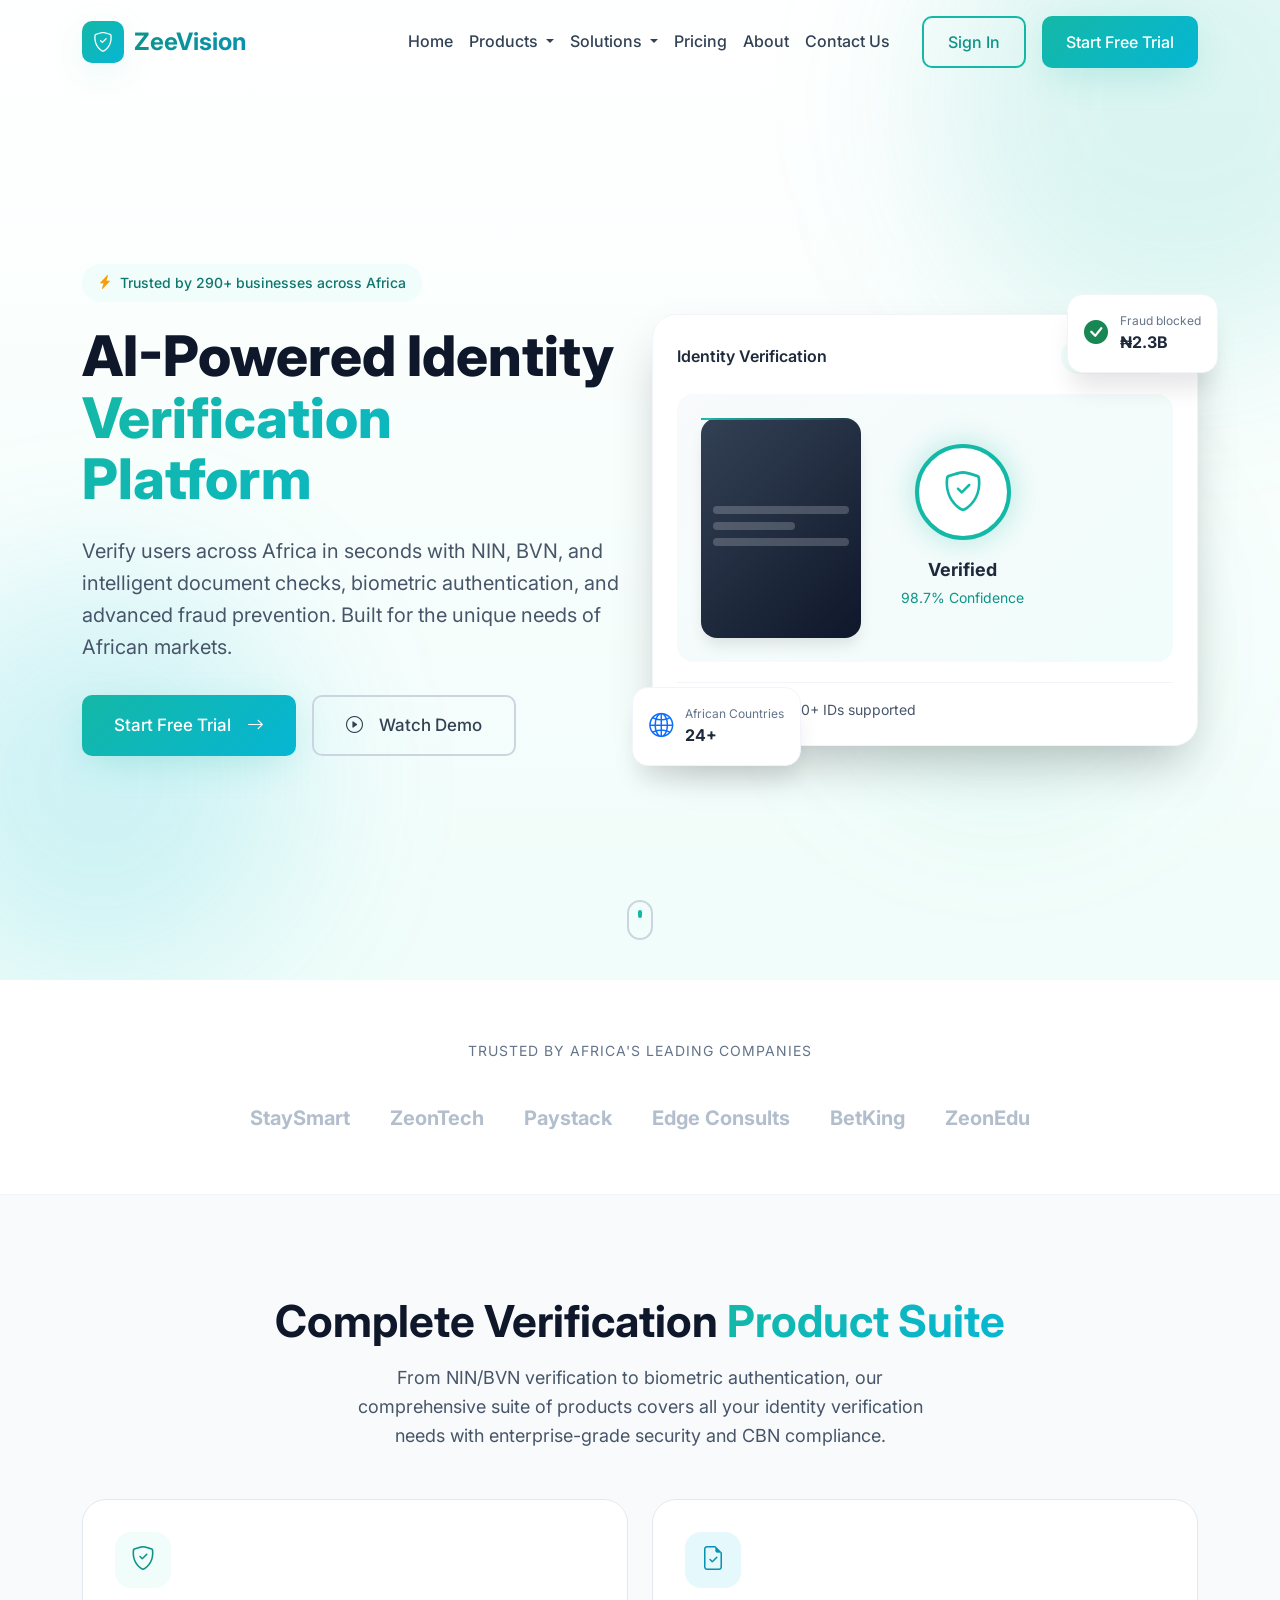
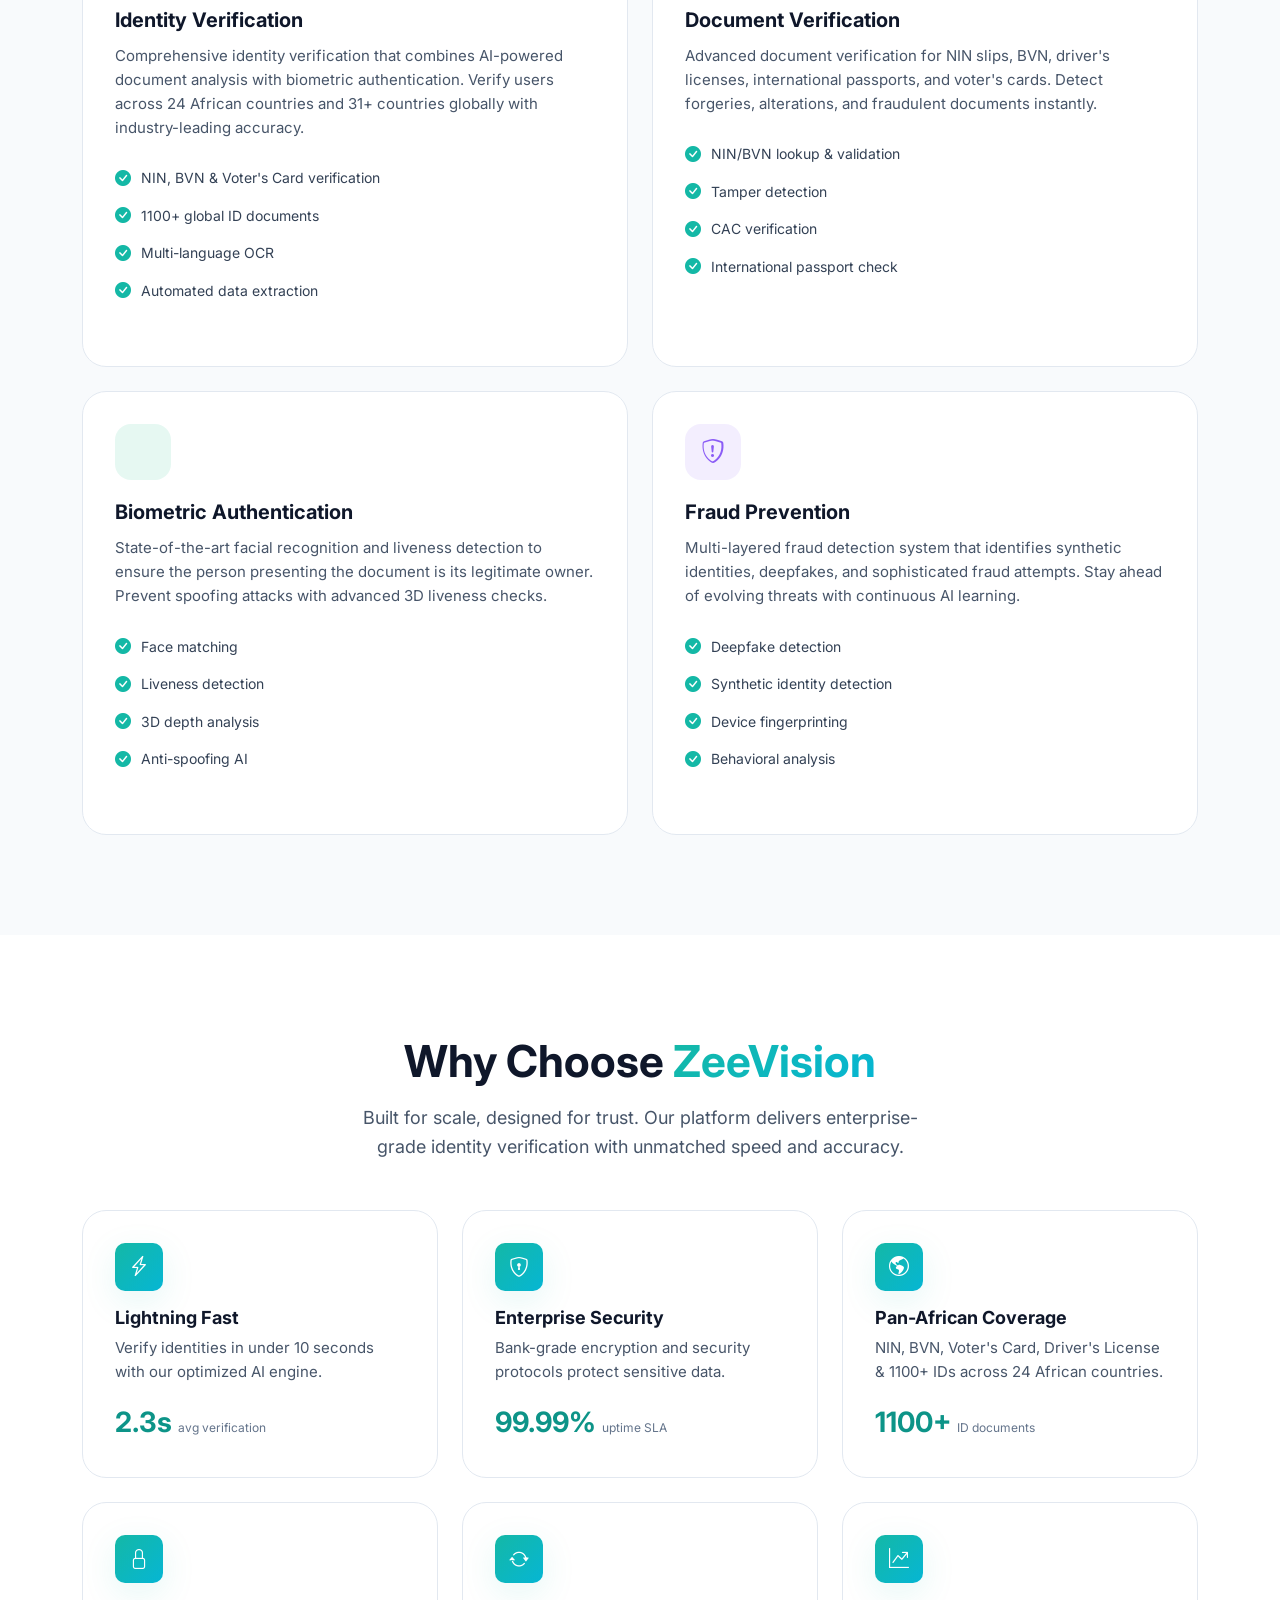
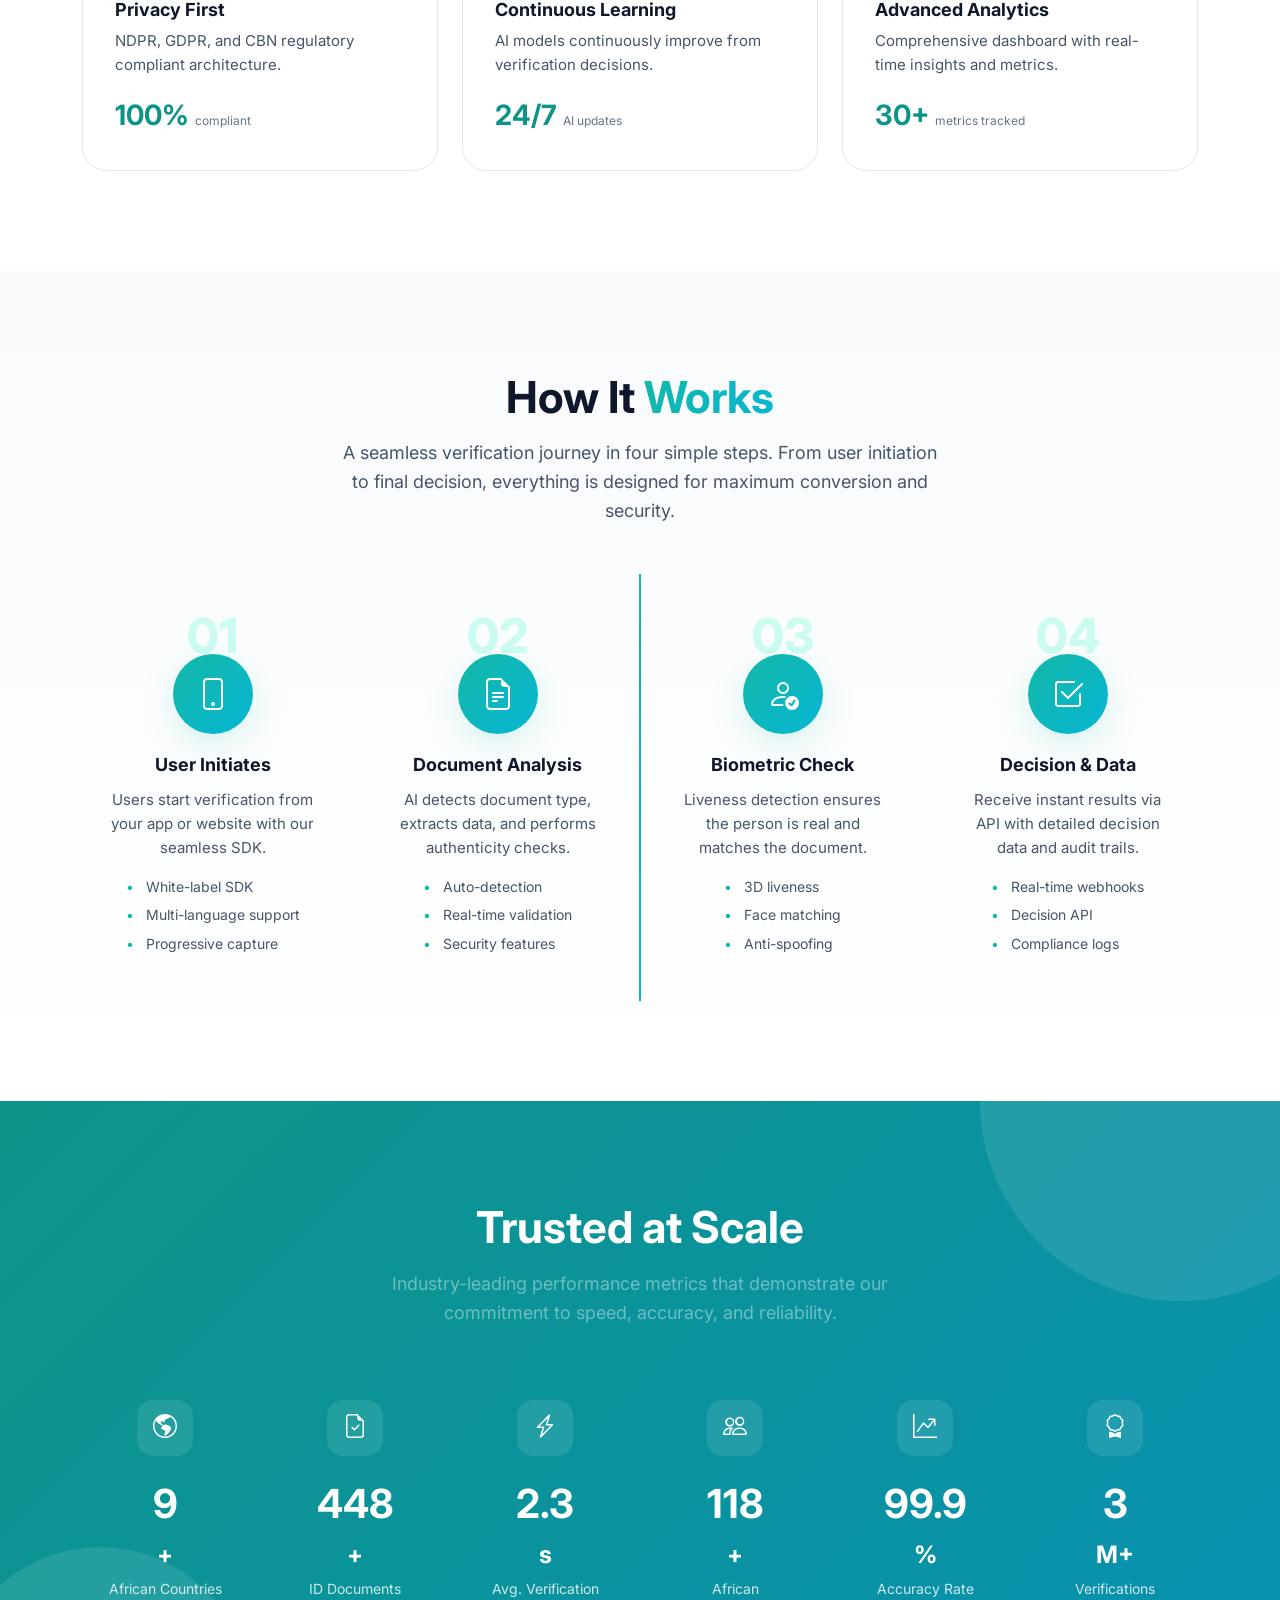
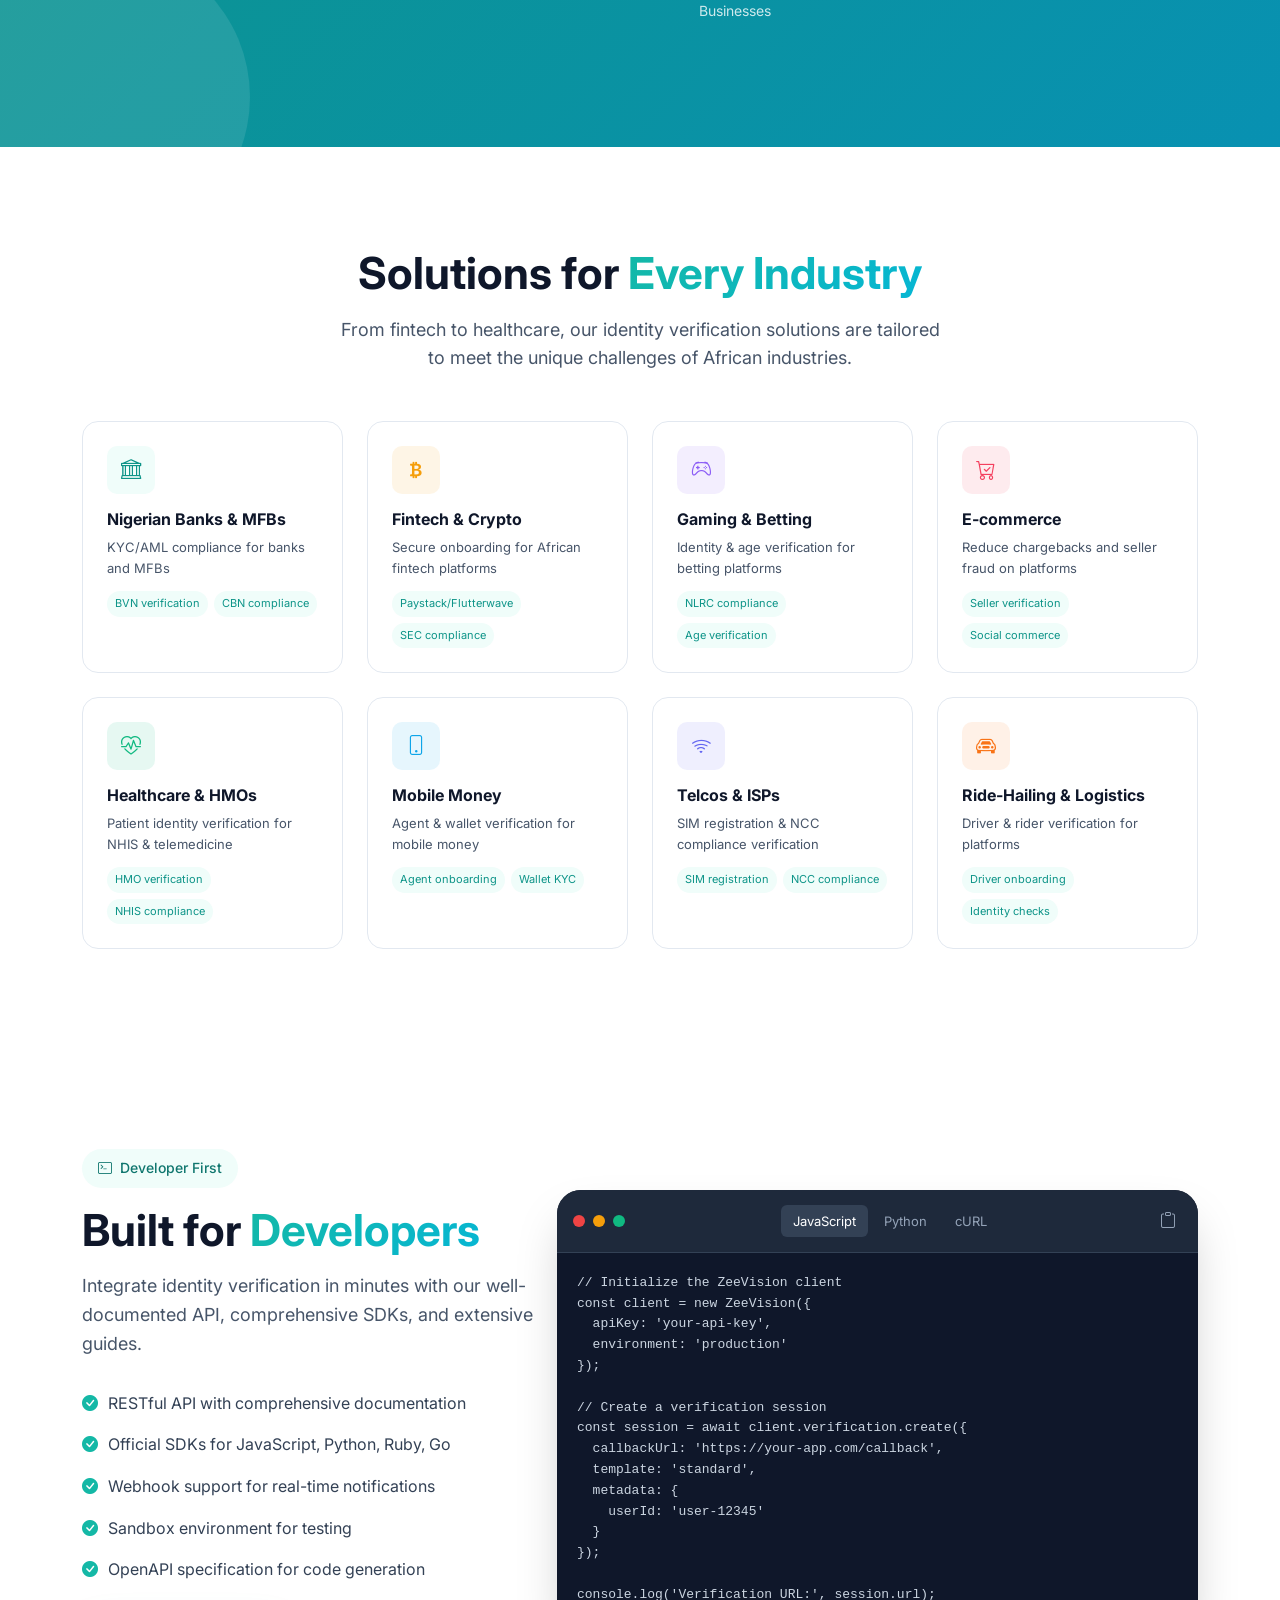
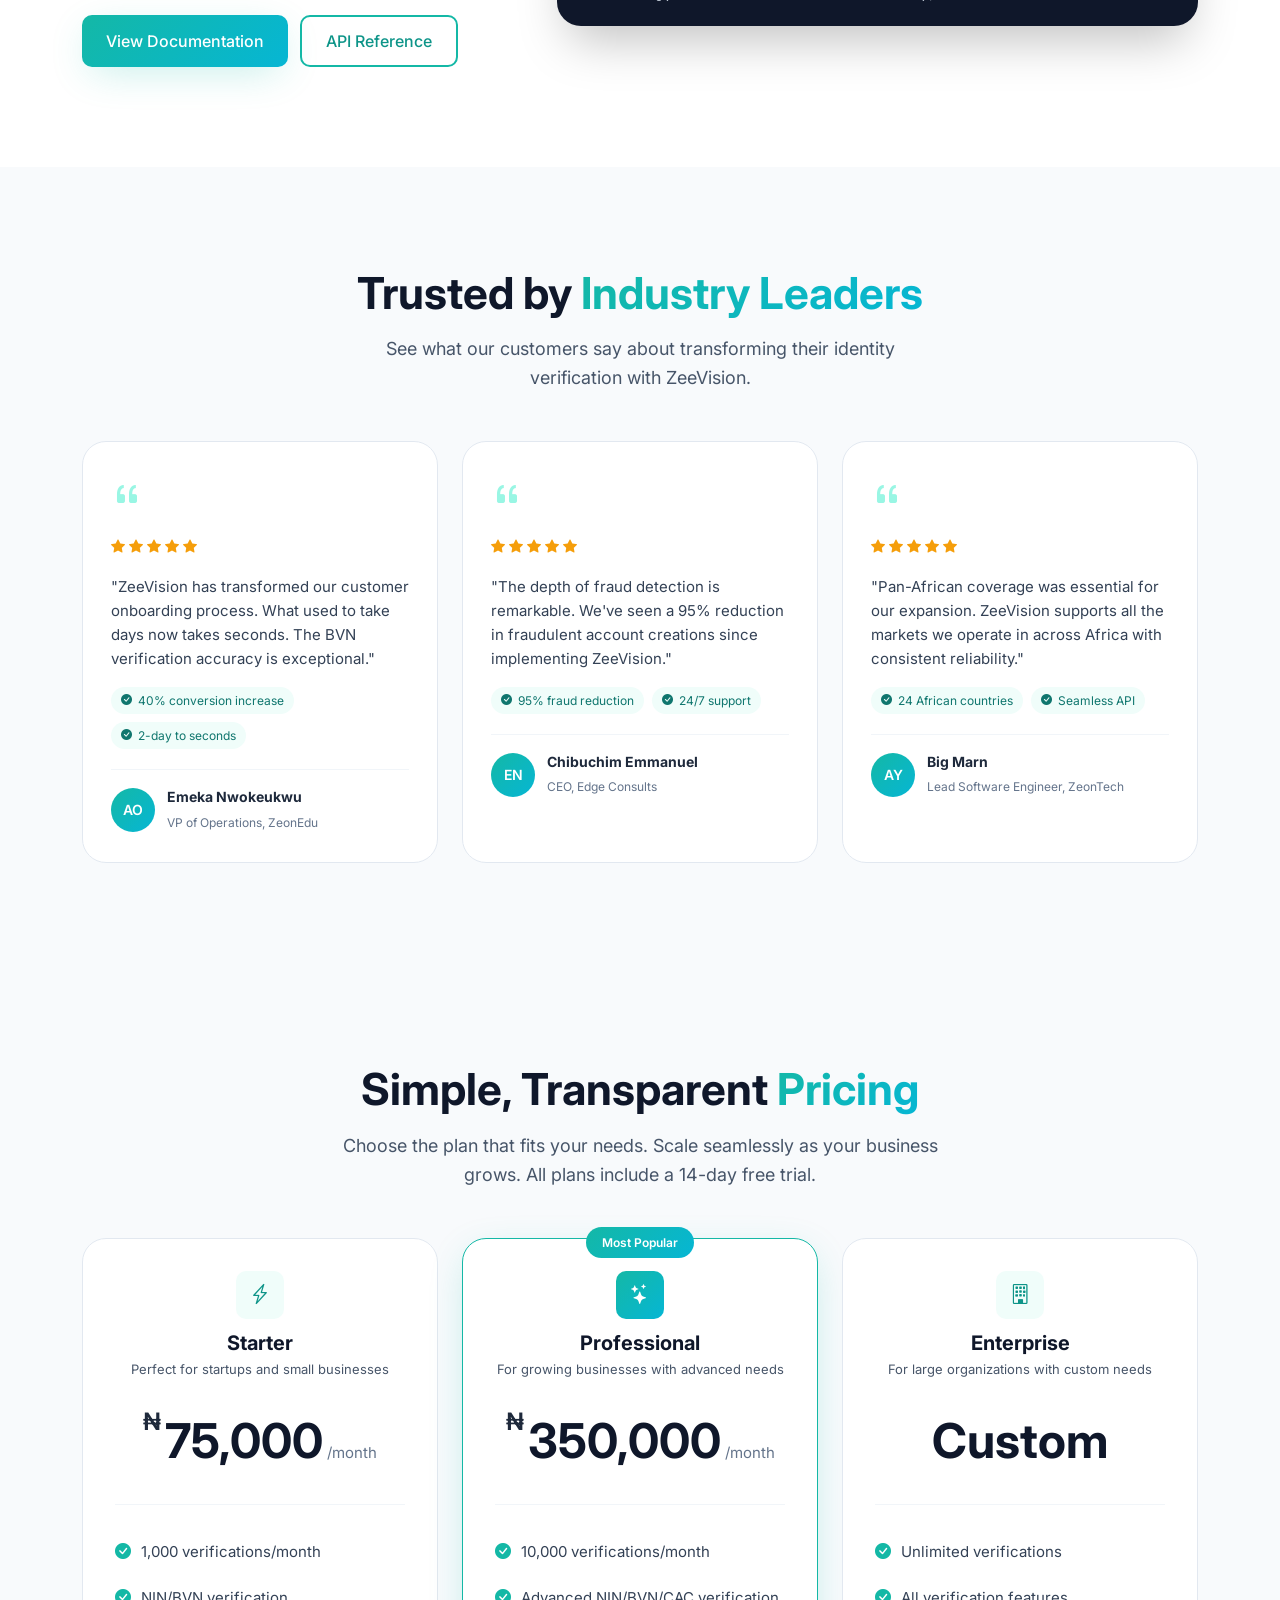
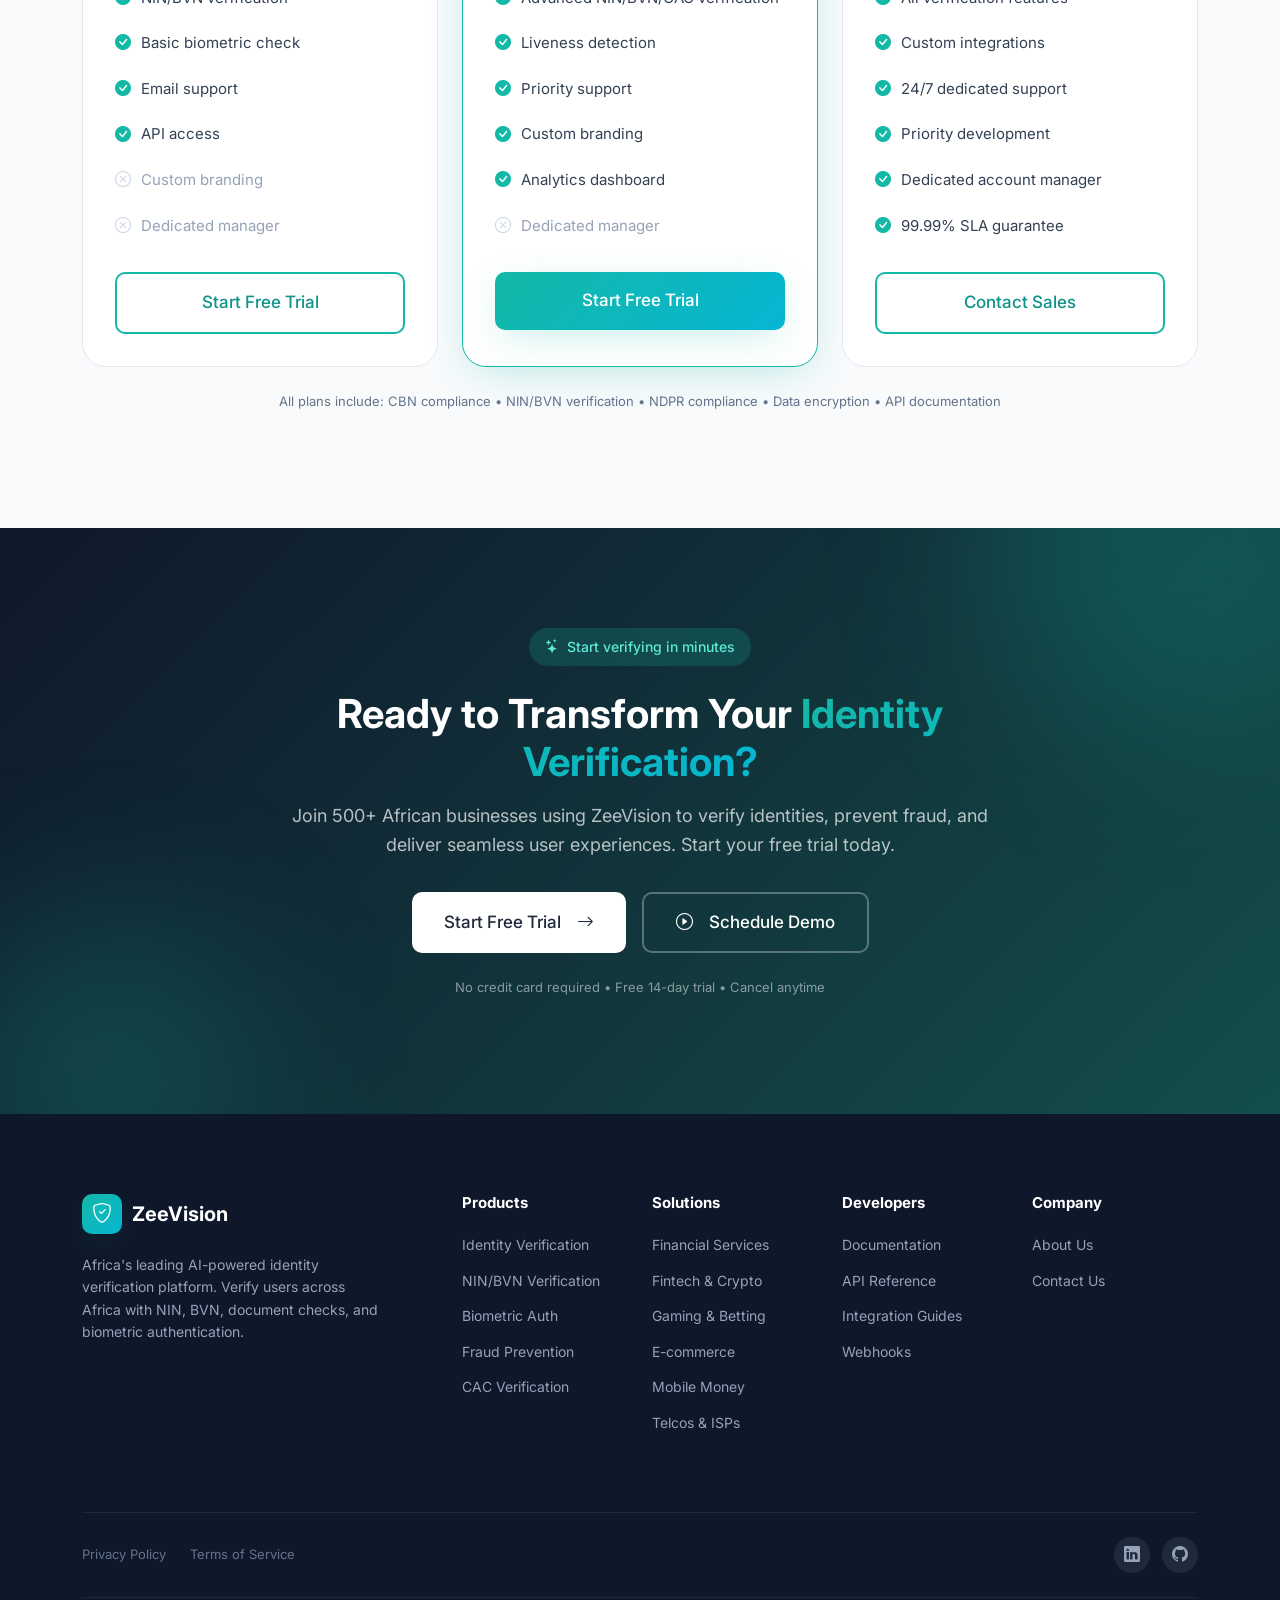
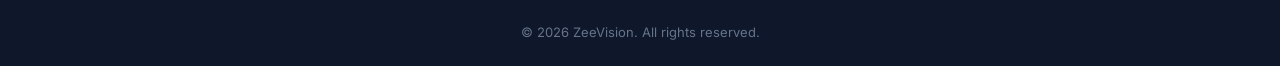
<file: index.html>
<!DOCTYPE html>
<html lang="en">
<head>
    <meta charset="UTF-8">
    <meta name="viewport" content="width=device-width, initial-scale=1.0">
    <meta name="description" content="ZeeVision - Africa&#039;s leading AI-Powered Identity Verification Platform. Secure, fast, and intelligent identity verification for businesses across Africa.">
    <meta name="keywords" content="Identity Verification, KYC, AML, BVN, NIN, Biometric, Facial Recognition, Document Verification, AI, Fraud Prevention, Nigeria, Africa">
    <title>ZeeVision - AI-Powered Identity Verification Platform</title>
    
    <!-- Favicon -->
    <link rel="icon" type="image/svg+xml" href="assets/icons/favicon.svg">
    <!-- Bootstrap CSS -->
    <link href="https://cdn.jsdelivr.net/npm/bootstrap@5.3.2/dist/css/bootstrap.min.css" rel="stylesheet">
    <!-- Font Preconnect -->
    <link rel="preconnect" href="https://fonts.googleapis.com">
    <link rel="preconnect" href="https://fonts.gstatic.com" crossorigin>
    <!-- Google Fonts (Inter + Space Grotesk) -->
    <link href="https://fonts.googleapis.com/css2?family=Inter:wght@300;400;500;600;700;800&family=Space+Grotesk:wght@400;500;600;700&display=swap" rel="stylesheet">
    <!-- Bootstrap Icons -->
    <link href="https://cdn.jsdelivr.net/npm/bootstrap-icons@1.11.1/font/bootstrap-icons.css" rel="stylesheet">
    <!-- AOS CSS -->
    <link href="https://unpkg.com/aos@2.3.1/dist/aos.css" rel="stylesheet">
    <!-- Custom CSS -->
    <link href="css/style.css" rel="stylesheet">
    <link href="css/pages.css" rel="stylesheet">
</head>
<body>
    <!-- Navigation -->
    <nav class="navbar navbar-expand-lg fixed-top" id="mainNav">
        <div class="container">
            <a class="navbar-brand" href="index.html">
                <div class="brand-icon">
                    <i class="bi bi-shield-check"></i>
                </div>
                <span class="brand-text">ZeeVision</span>
            </a>
            
            <button class="navbar-toggler" type="button" data-bs-toggle="collapse" data-bs-target="#navbarNav">
                <span class="navbar-toggler-icon"></span>
            </button>
            
            <div class="collapse navbar-collapse" id="navbarNav">
                <ul class="navbar-nav ms-auto me-4">
                    <li class="nav-item">
                        <a class="nav-link" href="index.html">Home</a>
                    </li>
                    <li class="nav-item dropdown">
                        <a class="nav-link dropdown-toggle" href="#" data-bs-toggle="dropdown">
                            Products
                        </a>
                        <div class="dropdown-menu dropdown-menu-custom">
                            <a class="dropdown-item" href="index.html#identity-verification">
                                <i class="bi bi-person-badge"></i>
                                <div>
                                    <strong>Identity Verification</strong>
                                    <small>NIN, BVN & biometric verification across Africa</small>
                                </div>
                            </a>
                            <a class="dropdown-item" href="index.html#document-verification">
                                <i class="bi bi-file-earmark-check"></i>
                                <div>
                                    <strong>Document Verification</strong>
                                    <small>Verify NIN, BVN, passports & driver's licenses</small>
                                </div>
                            </a>
                            <a class="dropdown-item" href="index.html#biometric-authentication">
                                <i class="bi bi-face-index"></i>
                                <div>
                                    <strong>Biometric Authentication</strong>
                                    <small>Facial recognition & liveness detection</small>
                                </div>
                            </a>
                            <a class="dropdown-item" href="index.html#fraud-prevention">
                                <i class="bi bi-shield-exclamation"></i>
                                <div>
                                    <strong>Fraud Prevention</strong>
                                    <small>Deepfake & spoofing detection</small>
                                </div>
                            </a>
                        </div>
                    </li>
                    <li class="nav-item dropdown">
                        <a class="nav-link dropdown-toggle " href="#" data-bs-toggle="dropdown">
                            Solutions
                        </a>
                        <div class="dropdown-menu dropdown-menu-custom">
                            <a class="dropdown-item" href="solutions.html#financial">
                                <i class="bi bi-bank"></i>
                                <div>
                                    <strong>Financial Services</strong>
                                    <small>KYC/AML compliance for African banks</small>
                                </div>
                            </a>
                            <a class="dropdown-item" href="solutions.html#fintech">
                                <i class="bi bi-currency-bitcoin"></i>
                                <div>
                                    <strong>Crypto & Web3</strong>
                                    <small>Secure onboarding for African fintech</small>
                                </div>
                            </a>
                            <a class="dropdown-item" href="solutions.html#gaming">
                                <i class="bi bi-controller"></i>
                                <div>
                                    <strong>Gaming & Gambling</strong>
                                    <small>Age verification & fraud prevention</small>
                                </div>
                            </a>
                        </div>
                    </li>
                    <li class="nav-item">
                        <a class="nav-link " href="pricing.html">Pricing</a>
                    </li>
                    <li class="nav-item">
                        <a class="nav-link " href="about.html">About</a>
                    </li>
                    <li class="nav-item">
                        <a class="nav-link" href="contact.html">Contact Us</a>
                    </li>
                </ul>
                <div class="nav-buttons">
                <a href="#" class="btn btn-outline-primary me-2">Sign In</a>
                    <a href="#" class="btn btn-primary">Start Free Trial</a>
                </div>
            </div>
        </div>
    </nav>

    <!-- Hero Section -->
    <section class="hero-section" id="hero">
        <div class="hero-bg-elements">
            <div class="hero-orb hero-orb-1"></div>
            <div class="hero-orb hero-orb-2"></div>
            <div class="hero-orb hero-orb-3"></div>
        </div>
        <div class="container">
            <div class="row align-items-center min-vh-100">
                <div class="col-lg-6 hero-content">
                    <div class="hero-badge">
                        <i class="bi bi-lightning-charge-fill"></i>
                        Trusted by 290+ businesses across Africa
                    </div>
                    <h1 class="hero-title">
                        AI-Powered Identity
                        <span class="text-gradient">Verification Platform</span>
                    </h1>
                    <p class="hero-description">
                        Verify users across Africa in seconds with NIN, BVN, and intelligent 
                        document checks, biometric authentication, and advanced fraud prevention. 
                        Built for the unique needs of African markets.
                    </p>
                    <div class="hero-buttons">
                        <a href="#" class="btn btn-primary btn-lg">
                            Start Free Trial
                            <i class="bi bi-arrow-right ms-2"></i>
                        </a>
                        <a href="#" class="btn btn-outline-secondary btn-lg">
                            <i class="bi bi-play-circle me-2"></i>
                            Watch Demo
                        </a>
                    </div>
                    <!--<div class="hero-trust-badges">
                        <div class="trust-badge">
                            <i class="bi bi-check-circle-fill"></i>
                            <span>NDPR Compliant</span>
                        </div>
                        <div class="trust-badge">
                            <i class="bi bi-check-circle-fill"></i>
                            <span>CBN Approved</span>
                        </div>
                        <div class="trust-badge">
                            <i class="bi bi-check-circle-fill"></i>
                            <span>ISO 27001</span>
                        </div>
                    </div>-->       
                </div>
                <div class="col-lg-6 hero-visual">
                    <div class="verification-demo">
                        <div class="demo-card">
                            <div class="demo-header">
                                <span class="demo-title">Identity Verification</span>
                                <span class="demo-status processing">
                                    <span class="status-dot"></span>
                                    Processing
                                </span>
                            </div>
                            <div class="demo-content">
                                <div class="id-card-preview">
                                    <div class="id-card">
                                        <div class="id-photo"></div>
                                        <div class="id-details">
                                            <div class="id-line"></div>
                                            <div class="id-line short"></div>
                                            <div class="id-line"></div>
                                        </div>
                                    </div>
                                    <div class="scan-line"></div>
                                </div>
                                <div class="verification-result">
                                    <div class="result-icon">
                                        <i class="bi bi-shield-check"></i>
                                    </div>
                                    <div class="result-text">
                                        <strong>Verified</strong>
                                        <span>98.7% Confidence</span>
                                    </div>
                                </div>
                            </div>
                            <div class="demo-footer">
                                <div class="footer-stat">
                                    <i class="bi bi-globe"></i>
                                    <span>NIN, BVN & 1100+ IDs supported</span>
                                </div>
                            </div>
                        </div>
                        <div class="floating-card floating-card-1">
                            <i class="bi bi-check-circle-fill text-success"></i>
                            <div>
                                <small>Fraud blocked</small>
                                <strong>₦2.3B</strong>
                            </div>
                        </div>
                        <div class="floating-card floating-card-2">
                            <i class="bi bi-globe2 text-primary"></i>
                            <div>
                                <small>African Countries</small>
                                <strong>24+</strong>
                            </div>
                        </div>
                    </div>
                </div>
            </div>
        </div>
        <div class="scroll-indicator">
            <div class="scroll-mouse">
                <div class="scroll-wheel"></div>
            </div>
        </div>
    </section>

    <!-- Logos Section -->
    <section class="logos-section">
        <div class="container">
            <p class="logos-title">Trusted by Africa's leading companies</p>
            <div class="logos-grid">
                <div class="logo-item">
                    <div class="logo-placeholder">StaySmart</div>
                </div>
                <div class="logo-item">
                    <div class="logo-placeholder">ZeonTech</div>
                </div>
                <div class="logo-item">
                    <div class="logo-placeholder">Paystack</div>
                </div>
                <div class="logo-item">
                    <div class="logo-placeholder">Edge Consults</div>
                </div>
                <div class="logo-item">
                    <div class="logo-placeholder">BetKing</div>
                </div>
                <div class="logo-item">
                    <div class="logo-placeholder">ZeonEdu</div>
                </div>
            </div>
        </div>
    </section>

    <!-- Products Section -->
    <section class="products-section" id="products">
        <div class="container">
            <div class="section-header text-center">
                <h2 class="section-title">
                    Complete Verification
                    <span class="text-gradient">Product Suite</span>
                </h2>
                <p class="section-description">
                    From NIN/BVN verification to biometric authentication, our comprehensive 
                    suite of products covers all your identity verification needs with 
                    enterprise-grade security and CBN compliance.
                </p>
            </div>
            <div class="row g-4">
                <div class="col-md-6">
                    <div class="product-card" data-aos="fade-up">
                        <div class="product-icon icon-teal">
                            <i class="bi bi-shield-check"></i>
                        </div>
                        <h3 class="product-title" id="identity-verification">Identity Verification</h3>
                        <p class="product-description">
                            Comprehensive identity verification that combines AI-powered document 
                            analysis with biometric authentication. Verify users across 24 African 
                            countries and 31+ countries globally with industry-leading accuracy.
                        </p>
                        <ul class="product-features">
                            <li><i class="bi bi-check-circle-fill"></i> NIN, BVN & Voter's Card verification</li>
                            <li><i class="bi bi-check-circle-fill"></i> 1100+ global ID documents</li>
                            <li><i class="bi bi-check-circle-fill"></i> Multi-language OCR</li>
                            <li><i class="bi bi-check-circle-fill"></i> Automated data extraction</li>
                        </ul>
                        <!--<a href="#" class="product-link">
                            Learn more <i class="bi bi-arrow-right"></i>
                        </a>-->
                    </div>
                </div>
                <div class="col-md-6">
                    <div class="product-card" data-aos="fade-up" data-aos-delay="100">
                        <div class="product-icon icon-cyan">
                            <i class="bi bi-file-earmark-check"></i>
                        </div>
                        <h3 class="product-title" id="document-verification">Document Verification</h3>
                        <p class="product-description">
                            Advanced document verification for NIN slips, BVN, driver's licenses, 
                            international passports, and voter's cards. Detect forgeries, 
                            alterations, and fraudulent documents instantly.
                        </p>
                        <ul class="product-features">
                            <li><i class="bi bi-check-circle-fill"></i> NIN/BVN lookup & validation</li>
                            <li><i class="bi bi-check-circle-fill"></i> Tamper detection</li>
                            <li><i class="bi bi-check-circle-fill"></i> CAC verification</li>
                            <li><i class="bi bi-check-circle-fill"></i> International passport check</li>
                        </ul>
                        <!--<a href="#" class="product-link">
                            Learn more <i class="bi bi-arrow-right"></i>
                        </a>-->
                    </div>
                </div>
                <div class="col-md-6">
                    <div class="product-card" data-aos="fade-up" data-aos-delay="200">
                        <div class="product-icon icon-emerald">
                            <i class="bi bi-face-index"></i>
                        </div>
                        <h3 class="product-title" id="biometric-authentication">Biometric Authentication</h3>
                        <p class="product-description">
                            State-of-the-art facial recognition and liveness detection to ensure 
                            the person presenting the document is its legitimate owner. Prevent 
                            spoofing attacks with advanced 3D liveness checks.
                        </p>
                        <ul class="product-features">
                            <li><i class="bi bi-check-circle-fill"></i> Face matching</li>
                            <li><i class="bi bi-check-circle-fill"></i> Liveness detection</li>
                            <li><i class="bi bi-check-circle-fill"></i> 3D depth analysis</li>
                            <li><i class="bi bi-check-circle-fill"></i> Anti-spoofing AI</li>
                        </ul>
                        <!--<a href="#" class="product-link">
                            Learn more <i class="bi bi-arrow-right"></i>
                        </a>-->
                    </div>
                </div>
                <div class="col-md-6">
                    <div class="product-card" data-aos="fade-up" data-aos-delay="300">
                        <div class="product-icon icon-violet">
                            <i class="bi bi-shield-exclamation"></i>
                        </div>
                        <h3 class="product-title" id="fraud-prevention">Fraud Prevention</h3>
                        <p class="product-description">
                            Multi-layered fraud detection system that identifies synthetic identities, 
                            deepfakes, and sophisticated fraud attempts. Stay ahead of evolving 
                            threats with continuous AI learning.
                        </p>
                        <ul class="product-features">
                            <li><i class="bi bi-check-circle-fill"></i> Deepfake detection</li>
                            <li><i class="bi bi-check-circle-fill"></i> Synthetic identity detection</li>
                            <li><i class="bi bi-check-circle-fill"></i> Device fingerprinting</li>
                            <li><i class="bi bi-check-circle-fill"></i> Behavioral analysis</li>
                        </ul>
                        <!--<a href="#" class="product-link">
                            Learn more <i class="bi bi-arrow-right"></i>
                        </a>-->
                    </div>
                </div>
            </div>
        </div>
    </section>

    <!-- Features Section -->
    <section class="features-section" id="features">
        <div class="container">
            <div class="section-header text-center">
                <h2 class="section-title">
                    Why Choose
                    <span class="text-gradient">ZeeVision</span>
                </h2>
                <p class="section-description">
                    Built for scale, designed for trust. Our platform delivers enterprise-grade 
                    identity verification with unmatched speed and accuracy.
                </p>
            </div>
            <div class="row g-4">
                <div class="col-md-6 col-lg-4">
                    <div class="feature-card" data-aos="fade-up">
                        <div class="feature-icon">
                            <i class="bi bi-lightning-charge"></i>
                        </div>
                        <h4>Lightning Fast</h4>
                        <p>Verify identities in under 10 seconds with our optimized AI engine.</p>
                        <div class="feature-stat">
                            <span class="stat-value">2.3s</span>
                            <span class="stat-label">avg verification</span>
                        </div>
                    </div>
                </div>
                <div class="col-md-6 col-lg-4">
                    <div class="feature-card" data-aos="fade-up" data-aos-delay="100">
                        <div class="feature-icon">
                            <i class="bi bi-shield-lock"></i>
                        </div>
                        <h4>Enterprise Security</h4>
                        <p>Bank-grade encryption and security protocols protect sensitive data.</p>
                        <div class="feature-stat">
                            <span class="stat-value">99.99%</span>
                            <span class="stat-label">uptime SLA</span>
                        </div>
                    </div>
                </div>
                <div class="col-md-6 col-lg-4">
                    <div class="feature-card" data-aos="fade-up" data-aos-delay="200">
                        <div class="feature-icon">
                            <i class="bi bi-globe-americas"></i>
                        </div>
                        <h4>Pan-African Coverage</h4>
                        <p>NIN, BVN, Voter's Card, Driver's License & 1100+ IDs across 24 African countries.</p>
                        <div class="feature-stat">
                            <span class="stat-value">1100+</span>
                            <span class="stat-label">ID documents</span>
                        </div>
                    </div>
                </div>
                <div class="col-md-6 col-lg-4">
                    <div class="feature-card" data-aos="fade-up" data-aos-delay="300">
                        <div class="feature-icon">
                            <i class="bi bi-lock"></i>
                        </div>
                        <h4>Privacy First</h4>
                        <p>NDPR, GDPR, and CBN regulatory compliant architecture.</p>
                        <div class="feature-stat">
                            <span class="stat-value">100%</span>
                            <span class="stat-label">compliant</span>
                        </div>
                    </div>
                </div>
                <div class="col-md-6 col-lg-4">
                    <div class="feature-card" data-aos="fade-up" data-aos-delay="400">
                        <div class="feature-icon">
                            <i class="bi bi-arrow-repeat"></i>
                        </div>
                        <h4>Continuous Learning</h4>
                        <p>AI models continuously improve from verification decisions.</p>
                        <div class="feature-stat">
                            <span class="stat-value">24/7</span>
                            <span class="stat-label">AI updates</span>
                        </div>
                    </div>
                </div>
                <div class="col-md-6 col-lg-4">
                    <div class="feature-card" data-aos="fade-up" data-aos-delay="500">
                        <div class="feature-icon">
                            <i class="bi bi-graph-up-arrow"></i>
                        </div>
                        <h4>Advanced Analytics</h4>
                        <p>Comprehensive dashboard with real-time insights and metrics.</p>
                        <div class="feature-stat">
                            <span class="stat-value">30+</span>
                            <span class="stat-label">metrics tracked</span>
                        </div>
                    </div>
                </div>
            </div>
        </div>
    </section>

    <!-- How It Works Section -->
    <section class="how-it-works-section" id="how-it-works">
        <div class="container">
            <div class="section-header text-center">
                <h2 class="section-title">
                    How It
                    <span class="text-gradient">Works</span>
                </h2>
                <p class="section-description">
                    A seamless verification journey in four simple steps. From user initiation 
                    to final decision, everything is designed for maximum conversion and security.
                </p>
            </div>
            <div class="steps-container">
                <div class="steps-line"></div>
                <div class="row">
                    <div class="col-lg-3 col-md-6">
                        <div class="step-card" data-aos="fade-up">
                            <div class="step-number">01</div>
                            <div class="step-icon">
                                <i class="bi bi-phone"></i>
                            </div>
                            <h4>User Initiates</h4>
                            <p>Users start verification from your app or website with our seamless SDK.</p>
                            <ul class="step-details">
                                <li>White-label SDK</li>
                                <li>Multi-language support</li>
                                <li>Progressive capture</li>
                            </ul>
                        </div>
                    </div>
                    <div class="col-lg-3 col-md-6">
                        <div class="step-card" data-aos="fade-up" data-aos-delay="100">
                            <div class="step-number">02</div>
                            <div class="step-icon">
                                <i class="bi bi-file-earmark-text"></i>
                            </div>
                            <h4>Document Analysis</h4>
                            <p>AI detects document type, extracts data, and performs authenticity checks.</p>
                            <ul class="step-details">
                                <li>Auto-detection</li>
                                <li>Real-time validation</li>
                                <li>Security features</li>
                            </ul>
                        </div>
                    </div>
                    <div class="col-lg-3 col-md-6">
                        <div class="step-card" data-aos="fade-up" data-aos-delay="200">
                            <div class="step-number">03</div>
                            <div class="step-icon">
                                <i class="bi bi-person-check"></i>
                            </div>
                            <h4>Biometric Check</h4>
                            <p>Liveness detection ensures the person is real and matches the document.</p>
                            <ul class="step-details">
                                <li>3D liveness</li>
                                <li>Face matching</li>
                                <li>Anti-spoofing</li>
                            </ul>
                        </div>
                    </div>
                    <div class="col-lg-3 col-md-6">
                        <div class="step-card" data-aos="fade-up" data-aos-delay="300">
                            <div class="step-number">04</div>
                            <div class="step-icon">
                                <i class="bi bi-check2-square"></i>
                            </div>
                            <h4>Decision & Data</h4>
                            <p>Receive instant results via API with detailed decision data and audit trails.</p>
                            <ul class="step-details">
                                <li>Real-time webhooks</li>
                                <li>Decision API</li>
                                <li>Compliance logs</li>
                            </ul>
                        </div>
                    </div>
                </div>
            </div>
        </div>
    </section>

    <!-- Statistics Section -->
    <section class="statistics-section">
        <div class="statistics-bg">
            <div class="stat-orb stat-orb-1"></div>
            <div class="stat-orb stat-orb-2"></div>
        </div>
        <div class="container">
            <div class="section-header text-center">
                <h2 class="section-title text-white">Trusted at Scale</h2>
                <p class="section-description text-white-50">
                    Industry-leading performance metrics that demonstrate our commitment 
                    to speed, accuracy, and reliability.
                </p>
            </div>
            <div class="row g-4">
                <div class="col-6 col-lg-2 col-md-4">
                    <div class="stat-item" data-aos="zoom-in">
                        <div class="stat-icon">
                            <i class="bi bi-globe-americas"></i>
                        </div>
                        <div class="stat-value counter" data-target="24">0</div>
                        <div class="stat-suffix">+</div>
                        <div class="stat-label">African Countries</div>
                    </div>
                </div>
                <div class="col-6 col-lg-2 col-md-4">
                    <div class="stat-item" data-aos="zoom-in" data-aos-delay="100">
                        <div class="stat-icon">
                            <i class="bi bi-file-earmark-check"></i>
                        </div>
                        <div class="stat-value counter" data-target="1100">0</div>
                        <div class="stat-suffix">+</div>
                        <div class="stat-label">ID Documents</div>
                    </div>
                </div>
                <div class="col-6 col-lg-2 col-md-4">
                    <div class="stat-item" data-aos="zoom-in" data-aos-delay="200">
                        <div class="stat-icon">
                            <i class="bi bi-lightning-charge"></i>
                        </div>
                        <div class="stat-value">2.3</div>
                        <div class="stat-suffix">s</div>
                        <div class="stat-label">Avg. Verification</div>
                    </div>
                </div>
                <div class="col-6 col-lg-2 col-md-4">
                    <div class="stat-item" data-aos="zoom-in" data-aos-delay="300">
                        <div class="stat-icon">
                            <i class="bi bi-people"></i>
                        </div>
                        <div class="stat-value counter" data-target="290">0</div>
                        <div class="stat-suffix">+</div>
                        <div class="stat-label">African Businesses</div>
                    </div>
                </div>
                <div class="col-6 col-lg-2 col-md-4">
                    <div class="stat-item" data-aos="zoom-in" data-aos-delay="400">
                        <div class="stat-icon">
                            <i class="bi bi-graph-up-arrow"></i>
                        </div>
                        <div class="stat-value">99.9</div>
                        <div class="stat-suffix">%</div>
                        <div class="stat-label">Accuracy Rate</div>
                    </div>
                </div>
                <div class="col-6 col-lg-2 col-md-4">
                    <div class="stat-item" data-aos="zoom-in" data-aos-delay="500">
                        <div class="stat-icon">
                            <i class="bi bi-award"></i>
                        </div>
                        <div class="stat-value counter" data-target="8">0</div>
                        <div class="stat-suffix">M+</div>
                        <div class="stat-label">Verifications</div>
                    </div>
                </div>
            </div>
        </div>
    </section>

    <!-- Industries Section -->
    <section class="industries-section" id="industries">
        <div class="container">
            <div class="section-header text-center">
                <h2 class="section-title">
                    Solutions for
                    <span class="text-gradient">Every Industry</span>
                </h2>
                <p class="section-description">
                    From fintech to healthcare, our identity verification solutions are 
                    tailored to meet the unique challenges of African industries.
                </p>
            </div>
            <div class="row g-4">
                <div class="col-6 col-lg-3 col-md-4">
                    <div class="industry-card" data-aos="fade-up">
                        <div class="industry-icon icon-teal">
                            <i class="bi bi-bank"></i>
                        </div>
                        <h5>Nigerian Banks & MFBs</h5>
                        <p>KYC/AML compliance for banks and MFBs</p>
                        <div class="industry-tags">
                            <span>BVN verification</span>
                            <span>CBN compliance</span>
                        </div>
                    </div>
                </div>
                <div class="col-6 col-lg-3 col-md-4">
                    <div class="industry-card" data-aos="fade-up" data-aos-delay="50">
                        <div class="industry-icon icon-amber">
                            <i class="bi bi-currency-bitcoin"></i>
                        </div>
                        <h5>Fintech & Crypto</h5>
                        <p>Secure onboarding for African fintech platforms</p>
                        <div class="industry-tags">
                            <span>Paystack/Flutterwave</span>
                            <span>SEC compliance</span>
                        </div>
                    </div>
                </div>
                <div class="col-6 col-lg-3 col-md-4">
                    <div class="industry-card" data-aos="fade-up" data-aos-delay="100">
                        <div class="industry-icon icon-violet">
                            <i class="bi bi-controller"></i>
                        </div>
                        <h5>Gaming & Betting</h5>
                        <p>Identity & age verification for betting platforms</p>
                        <div class="industry-tags">
                            <span>NLRC compliance</span>
                            <span>Age verification</span>
                        </div>
                    </div>
                </div>
                <div class="col-6 col-lg-3 col-md-4">
                    <div class="industry-card" data-aos="fade-up" data-aos-delay="150">
                        <div class="industry-icon icon-rose">
                            <i class="bi bi-cart-check"></i>
                        </div>
                        <h5>E-commerce</h5>
                        <p>Reduce chargebacks and seller fraud on platforms</p>
                        <div class="industry-tags">
                            <span>Seller verification</span>
                            <span>Social commerce</span>
                        </div>
                    </div>
                </div>
                <div class="col-6 col-lg-3 col-md-4">
                    <div class="industry-card" data-aos="fade-up" data-aos-delay="200">
                        <div class="industry-icon icon-emerald">
                            <i class="bi bi-heart-pulse"></i>
                        </div>
                        <h5>Healthcare & HMOs</h5>
                        <p>Patient identity verification for NHIS & telemedicine</p>
                        <div class="industry-tags">
                            <span>HMO verification</span>
                            <span>NHIS compliance</span>
                        </div>
                    </div>
                </div>
                <div class="col-6 col-lg-3 col-md-4">
                    <div class="industry-card" data-aos="fade-up" data-aos-delay="250">
                        <div class="industry-icon icon-sky">
                            <i class="bi bi-phone"></i>
                        </div>
                        <h5>Mobile Money</h5>
                        <p>Agent & wallet verification for mobile money</p>
                        <div class="industry-tags">
                            <span>Agent onboarding</span>
                            <span>Wallet KYC</span>
                        </div>
                    </div>
                </div>
                <div class="col-6 col-lg-3 col-md-4">
                    <div class="industry-card" data-aos="fade-up" data-aos-delay="300">
                        <div class="industry-icon icon-indigo">
                            <i class="bi bi-wifi"></i>
                        </div>
                        <h5>Telcos & ISPs</h5>
                        <p>SIM registration & NCC compliance verification</p>
                        <div class="industry-tags">
                            <span>SIM registration</span>
                            <span>NCC compliance</span>
                        </div>
                    </div>
                </div>
                <div class="col-6 col-lg-3 col-md-4">
                    <div class="industry-card" data-aos="fade-up" data-aos-delay="350">
                        <div class="industry-icon icon-orange">
                            <i class="bi bi-car-front"></i>
                        </div>
                        <h5>Ride-Hailing & Logistics</h5>
                        <p>Driver & rider verification for platforms</p>
                        <div class="industry-tags">
                            <span>Driver onboarding</span>
                            <span>Identity checks</span>
                        </div>
                    </div>
                </div>
            </div>
        </div>
    </section>

    <!-- Trust & Compliance Section -->
    <!--<section class="trust-section" id="trust">
        <div class="container">
            <div class="row align-items-center">
                <div class="col-lg-6">
                    <h2 class="section-title">
                        Enterprise-Grade
                        <span class="text-gradient">Security & Compliance</span>
                    </h2>
                    <p class="section-description mb-4">
                        Built from the ground up with security and compliance in mind. Our 
                        platform meets the most stringent regulatory requirements including 
                        CBN, NDPR, and GDPR across Africa and globally.
                    </p>
                    <div class="compliance-features">
                        <div class="compliance-item">
                            <i class="bi bi-check-circle-fill"></i>
                            <div>
                                <strong>Data Encryption</strong>
                                <p>AES-256 encryption at rest and TLS 1.3 in transit</p>
                            </div>
                        </div>
                        <div class="compliance-item">
                            <i class="bi bi-check-circle-fill"></i>
                            <div>
                                <strong>Data Residency</strong>
                                <p>Choose where your data is stored with regional data centers</p>
                            </div>
                        </div>
                        <div class="compliance-item">
                            <i class="bi bi-check-circle-fill"></i>
                            <div>
                                <strong>Access Controls</strong>
                                <p>Role-based access control with detailed audit logging</p>
                            </div>
                        </div>
                        <div class="compliance-item">
                            <i class="bi bi-check-circle-fill"></i>
                            <div>
                                <strong>Retention Policies</strong>
                                <p>Configurable data retention with automatic deletion</p>
                            </div>
                        </div>
                        <div class="compliance-item">
                            <i class="bi bi-check-circle-fill"></i>
                            <div>
                                <strong>Breach Notification</strong>
                                <p>Immediate notification protocols for security incidents</p>
                            </div>
                        </div>
                        <div class="compliance-item">
                            <i class="bi bi-check-circle-fill"></i>
                            <div>
                                <strong>Regular Audits</strong>
                                <p>Third-party penetration testing and vulnerability assessments</p>
                            </div>
                        </div>
                    </div>
                </div>
                <div class="col-lg-6">
                    <div class="certifications-grid">
                        <div class="cert-card" data-aos="zoom-in">
                            <div class="cert-icon">
                                <i class="bi bi-shield-check"></i>
                            </div>
                            <h5>SOC 2 Type II</h5>
                            <p>Audited controls for security and availability</p>
                        </div>
                        <div class="cert-card" data-aos="zoom-in" data-aos-delay="100">
                            <div class="cert-icon">
                                <i class="bi bi-file-earmark-lock"></i>
                            </div>
                            <h5>ISO 27001</h5>
                            <p>Information security management standard</p>
                        </div>
                        <div class="cert-card" data-aos="zoom-in" data-aos-delay="200">
                            <div class="cert-icon">
                                <i class="bi bi-globe-europe-africa"></i>
                            </div>
                            <h5>GDPR Compliant</h5>
                            <p>EU data protection regulations compliant</p>
                        </div>
                        <div class="cert-card" data-aos="zoom-in" data-aos-delay="300">
                            <div class="cert-icon">
                                <i class="bi bi-globe-americas"></i>
                            </div>
                            <h5>NDPR Compliant</h5>
                            <p>Nigeria Data Protection Regulation compliant</p>
                        </div>
                        <div class="cert-card" data-aos="zoom-in" data-aos-delay="400">
                            <div class="cert-icon">
                                <i class="bi bi-credit-card"></i>
                            </div>
                            <h5>PCI DSS</h5>
                            <p>Payment Card Industry compliant</p>
                        </div>
                        <div class="cert-card" data-aos="zoom-in" data-aos-delay="500">
                            <div class="cert-icon">
                                <i class="bi bi-bank"></i>
                            </div>
                            <h5>CBN Approved</h5>
                            <p>Central Bank of Nigeria regulatory approved</p>
                        </div>
                    </div>
                </div>
            </div>
        </div>
    </section>
-->

    <!-- Developers Section -->
    <section class="developers-section" id="developers">
        <div class="container">
            <div class="row align-items-center">
                <div class="col-lg-5">
                    <div class="dev-badge">
                        <i class="bi bi-terminal"></i>
                        Developer First
                    </div>
                    <h2 class="section-title">
                        Built for
                        <span class="text-gradient">Developers</span>
                    </h2>
                    <p class="section-description mb-4">
                        Integrate identity verification in minutes with our well-documented 
                        API, comprehensive SDKs, and extensive guides.
                    </p>
                    <ul class="dev-features">
                        <li><i class="bi bi-check-circle-fill"></i> RESTful API with comprehensive documentation</li>
                        <li><i class="bi bi-check-circle-fill"></i> Official SDKs for JavaScript, Python, Ruby, Go</li>
                        <li><i class="bi bi-check-circle-fill"></i> Webhook support for real-time notifications</li>
                        <li><i class="bi bi-check-circle-fill"></i> Sandbox environment for testing</li>
                        <li><i class="bi bi-check-circle-fill"></i> OpenAPI specification for code generation</li>
                    </ul>
                    <div class="dev-buttons">
                        <a href="#" class="btn btn-primary">View Documentation</a>
                        <a href="#" class="btn btn-outline-primary">API Reference</a>
                    </div>
                </div>
                <div class="col-lg-7">
                    <div class="code-preview" data-aos="fade-left">
                        <div class="code-header">
                            <div class="code-dots">
                                <span class="dot red"></span>
                                <span class="dot yellow"></span>
                                <span class="dot green"></span>
                            </div>
                            <div class="code-tabs">
                                <button class="code-tab active" data-lang="javascript">JavaScript</button>
                                <button class="code-tab" data-lang="python">Python</button>
                                <button class="code-tab" data-lang="curl">cURL</button>
                            </div>
                            <button class="copy-btn" title="Copy code">
                                <i class="bi bi-clipboard"></i>
                            </button>
                        </div>
                        <div class="code-body">
                            <pre id="code-display"><code class="language-javascript">// Initialize the ZeeVision client
const client = new ZeeVision({
  apiKey: 'your-api-key',
  environment: 'production'
});

// Create a verification session
const session = await client.verification.create({
  callbackUrl: 'https://your-app.com/callback',
  template: 'standard',
  metadata: {
    userId: 'user-12345'
  }
});

console.log('Verification URL:', session.url);</code></pre>
                        </div>
                    </div>
                </div>
            </div>
        </div>
    </section>

    <!-- Testimonials Section -->
    <section class="testimonials-section" id="testimonials">
        <div class="container">
            <div class="section-header text-center">
                <h2 class="section-title">
                    Trusted by
                    <span class="text-gradient">Industry Leaders</span>
                </h2>
                <p class="section-description">
                    See what our customers say about transforming their identity 
                    verification with ZeeVision.
                </p>
            </div>
            <div class="row g-4">
                <div class="col-md-6 col-lg-4">
                    <div class="testimonial-card" data-aos="fade-up">
                        <div class="quote-icon">
                            <i class="bi bi-quote"></i>
                        </div>
                        <div class="testimonial-rating">
                            <i class="bi bi-star-fill"></i>
                            <i class="bi bi-star-fill"></i>
                            <i class="bi bi-star-fill"></i>
                            <i class="bi bi-star-fill"></i>
                            <i class="bi bi-star-fill"></i>
                        </div>
                        <p class="testimonial-text">
                            "ZeeVision has transformed our customer onboarding process. 
                            What used to take days now takes seconds. The BVN verification accuracy is exceptional."
                        </p>
                        <div class="testimonial-metrics">
                            <span class="metric"><i class="bi bi-check-circle-fill"></i> 40% conversion increase</span>
                            <span class="metric"><i class="bi bi-check-circle-fill"></i> 2-day to seconds</span>
                        </div>
                        <div class="testimonial-author">
                            <div class="author-avatar">AO</div>
                            <div class="author-info">
                                <strong>Emeka Nwokeukwu</strong>
                                <span>VP of Operations, ZeonEdu</span>
                            </div>
                        </div>
                    </div>
                </div>
                <div class="col-md-6 col-lg-4">
                    <div class="testimonial-card" data-aos="fade-up" data-aos-delay="100">
                        <div class="quote-icon">
                            <i class="bi bi-quote"></i>
                        </div>
                        <div class="testimonial-rating">
                            <i class="bi bi-star-fill"></i>
                            <i class="bi bi-star-fill"></i>
                            <i class="bi bi-star-fill"></i>
                            <i class="bi bi-star-fill"></i>
                            <i class="bi bi-star-fill"></i>
                        </div>
                        <p class="testimonial-text">
                            "The depth of fraud detection is remarkable. We've seen a 95% 
                            reduction in fraudulent account creations since implementing ZeeVision."
                        </p>
                        <div class="testimonial-metrics">
                            <span class="metric"><i class="bi bi-check-circle-fill"></i> 95% fraud reduction</span>
                            <span class="metric"><i class="bi bi-check-circle-fill"></i> 24/7 support</span>
                        </div>
                        <div class="testimonial-author">
                            <div class="author-avatar">EN</div>
                            <div class="author-info">
                                <strong>Chibuchim Emmanuel</strong>
                                <span>CEO, Edge Consults</span>
                            </div>
                        </div>
                    </div>
                </div>
                <div class="col-md-6 col-lg-4">
                    <div class="testimonial-card" data-aos="fade-up" data-aos-delay="200">
                        <div class="quote-icon">
                            <i class="bi bi-quote"></i>
                        </div>
                        <div class="testimonial-rating">
                            <i class="bi bi-star-fill"></i>
                            <i class="bi bi-star-fill"></i>
                            <i class="bi bi-star-fill"></i>
                            <i class="bi bi-star-fill"></i>
                            <i class="bi bi-star-fill"></i>
                        </div>
                        <p class="testimonial-text">
                            "Pan-African coverage was essential for our expansion. ZeeVision 
                            supports all the markets we operate in across Africa with consistent reliability."
                        </p>
                        <div class="testimonial-metrics">
                            <span class="metric"><i class="bi bi-check-circle-fill"></i> 24 African countries</span>
                            <span class="metric"><i class="bi bi-check-circle-fill"></i> Seamless API</span>
                        </div>
                        <div class="testimonial-author">
                            <div class="author-avatar">AY</div>
                            <div class="author-info">
                                <strong>Big Marn</strong>
                                <span>Lead Software Engineer, ZeonTech</span>
                            </div>
                        </div>
                    </div>
                </div>
                <!--<div class="col-md-6 col-lg-4">
                    <div class="testimonial-card" data-aos="fade-up" data-aos-delay="300">
                        <div class="quote-icon">
                            <i class="bi bi-quote"></i>
                        </div>
                        <div class="testimonial-rating">
                            <i class="bi bi-star-fill"></i>
                            <i class="bi bi-star-fill"></i>
                            <i class="bi bi-star-fill"></i>
                            <i class="bi bi-star-fill"></i>
                            <i class="bi bi-star-fill"></i>
                        </div>
                        <p class="testimonial-text">
                            "We evaluated several solutions before choosing ZeeVision. Their 
                            combination of accuracy, speed, and compliance made them the clear winner."
                        </p>
                        <div class="testimonial-metrics">
                            <span class="metric"><i class="bi bi-check-circle-fill"></i> Best accuracy</span>
                            <span class="metric"><i class="bi bi-check-circle-fill"></i> Strong ROI</span>
                        </div>
                        <div class="testimonial-author">
                            <div class="author-avatar">CE</div>
                            <div class="author-info">
                                <strong>Chinedu Eze</strong>
                                <span>CTO, Helium Health</span>
                            </div>
                        </div>
                    </div>
                </div>
                <div class="col-md-6 col-lg-4">
                    <div class="testimonial-card" data-aos="fade-up" data-aos-delay="400">
                        <div class="quote-icon">
                            <i class="bi bi-quote"></i>
                        </div>
                        <div class="testimonial-rating">
                            <i class="bi bi-star-fill"></i>
                            <i class="bi bi-star-fill"></i>
                            <i class="bi bi-star-fill"></i>
                            <i class="bi bi-star-fill"></i>
                            <i class="bi bi-star-fill"></i>
                        </div>
                        <p class="testimonial-text">
                            "The liveness detection is incredibly sophisticated. We've seen 
                            zero successful spoofing attempts since deployment."
                        </p>
                        <div class="testimonial-metrics">
                            <span class="metric"><i class="bi bi-check-circle-fill"></i> Zero spoofing</span>
                            <span class="metric"><i class="bi bi-check-circle-fill"></i> Frictionless UX</span>
                        </div>
                        <div class="testimonial-author">
                            <div class="author-avatar">NA</div>
                            <div class="author-info">
                                <strong>Ngozi Adeyemi</strong>
                                <span>Product Manager, Paystack</span>
                            </div>
                        </div>
                    </div>
                </div>
                <div class="col-md-6 col-lg-4">
                    <div class="testimonial-card" data-aos="fade-up" data-aos-delay="500">
                        <div class="quote-icon">
                            <i class="bi bi-quote"></i>
                        </div>
                        <div class="testimonial-rating">
                            <i class="bi bi-star-fill"></i>
                            <i class="bi bi-star-fill"></i>
                            <i class="bi bi-star-fill"></i>
                            <i class="bi bi-star-fill"></i>
                            <i class="bi bi-star-fill"></i>
                        </div>
                        <p class="testimonial-text">
                            "ZeeVision's platform scales effortlessly with our growth. During 
                            peak periods, we process tens of thousands of verifications."
                        </p>
                        <div class="testimonial-metrics">
                            <span class="metric"><i class="bi bi-check-circle-fill"></i> Unlimited scale</span>
                            <span class="metric"><i class="bi bi-check-circle-fill"></i> 99.99% uptime</span>
                        </div>
                        <div class="testimonial-author">
                            <div class="author-avatar">TB</div>
                            <div class="author-info">
                                <strong>Tunde Bakare</strong>
                                <span>Engineering Lead, Gokada</span>
                            </div>
                        </div>
                    </div>
                </div>
-->
            </div>
        </div>
    </section>

    <!-- Pricing Section -->
    <section class="pricing-section" id="pricing">
        <div class="container">
            <div class="section-header text-center">
                <h2 class="section-title">
                    Simple, Transparent
                    <span class="text-gradient">Pricing</span>
                </h2>
                <p class="section-description">
                    Choose the plan that fits your needs. Scale seamlessly as your 
                    business grows. All plans include a 14-day free trial.
                </p>
            </div>
            <div class="row g-4 justify-content-center">
                <div class="col-lg-4 col-md-6">
                    <div class="pricing-card" data-aos="fade-up">
                        <div class="pricing-header">
                            <div class="pricing-icon">
                                <i class="bi bi-lightning-charge"></i>
                            </div>
                            <h4>Starter</h4>
                            <p>Perfect for startups and small businesses</p>
                        </div>
                        <div class="pricing-price">
                            <span class="currency">₦</span>
                            <span class="amount">75,000</span>
                            <span class="period">/month</span>
                        </div>
                        <ul class="pricing-features">
                            <li><i class="bi bi-check-circle-fill"></i> 1,000 verifications/month</li>
                            <li><i class="bi bi-check-circle-fill"></i> NIN/BVN verification</li>
                            <li><i class="bi bi-check-circle-fill"></i> Basic biometric check</li>
                            <li><i class="bi bi-check-circle-fill"></i> Email support</li>
                            <li><i class="bi bi-check-circle-fill"></i> API access</li>
                            <li class="disabled"><i class="bi bi-x-circle"></i> Custom branding</li>
                            <li class="disabled"><i class="bi bi-x-circle"></i> Dedicated manager</li>
                        </ul>
                        <a href="#" class="btn btn-outline-primary btn-lg w-100">Start Free Trial</a>
                    </div>
                </div>
                <div class="col-lg-4 col-md-6">
                    <div class="pricing-card featured" data-aos="fade-up" data-aos-delay="100">
                        <div class="popular-badge">Most Popular</div>
                        <div class="pricing-header">
                            <div class="pricing-icon">
                                <i class="bi bi-stars"></i>
                            </div>
                            <h4>Professional</h4>
                            <p>For growing businesses with advanced needs</p>
                        </div>
                        <div class="pricing-price">
                            <span class="currency">₦</span>
                            <span class="amount">350,000</span>
                            <span class="period">/month</span>
                        </div>
                        <ul class="pricing-features">
                            <li><i class="bi bi-check-circle-fill"></i> 10,000 verifications/month</li>
                            <li><i class="bi bi-check-circle-fill"></i> Advanced NIN/BVN/CAC verification</li>
                            <li><i class="bi bi-check-circle-fill"></i> Liveness detection</li>
                            <li><i class="bi bi-check-circle-fill"></i> Priority support</li>
                            <li><i class="bi bi-check-circle-fill"></i> Custom branding</li>
                            <li><i class="bi bi-check-circle-fill"></i> Analytics dashboard</li>
                            <li class="disabled"><i class="bi bi-x-circle"></i> Dedicated manager</li>
                        </ul>
                        <a href="#" class="btn btn-primary btn-lg w-100">Start Free Trial</a>
                    </div>
                </div>
                <div class="col-lg-4 col-md-6">
                    <div class="pricing-card" data-aos="fade-up" data-aos-delay="200">
                        <div class="pricing-header">
                            <div class="pricing-icon">
                                <i class="bi bi-building"></i>
                            </div>
                            <h4>Enterprise</h4>
                            <p>For large organizations with custom needs</p>
                        </div>
                        <div class="pricing-price">
                            <span class="amount">Custom</span>
                        </div>
                        <ul class="pricing-features">
                            <li><i class="bi bi-check-circle-fill"></i> Unlimited verifications</li>
                            <li><i class="bi bi-check-circle-fill"></i> All verification features</li>
                            <li><i class="bi bi-check-circle-fill"></i> Custom integrations</li>
                            <li><i class="bi bi-check-circle-fill"></i> 24/7 dedicated support</li>
                            <li><i class="bi bi-check-circle-fill"></i> Priority development</li>
                            <li><i class="bi bi-check-circle-fill"></i> Dedicated account manager</li>
                            <li><i class="bi bi-check-circle-fill"></i> 99.99% SLA guarantee</li>
                        </ul>
                        <a href="#" class="btn btn-outline-primary btn-lg w-100">Contact Sales</a>
                    </div>
                </div>
            </div>
            <p class="pricing-note text-center mt-4">
                All plans include: CBN compliance • NIN/BVN verification • NDPR compliance • 
                Data encryption • API documentation
            </p>
        </div>
    </section>

    <!-- CTA Section -->
    <section class="cta-section">
        <div class="cta-bg">
            <div class="cta-orb cta-orb-1"></div>
            <div class="cta-orb cta-orb-2"></div>
        </div>
        <div class="container">
            <div class="cta-content text-center">
                <div class="cta-badge">
                    <i class="bi bi-stars"></i>
                    Start verifying in minutes
                </div>
                <h2 class="cta-title">
                    Ready to Transform Your
                    <span class="text-gradient">Identity Verification?</span>
                </h2>
                <p class="cta-description">
                    Join 500+ African businesses using ZeeVision to verify identities, prevent fraud, 
                    and deliver seamless user experiences. Start your free trial today.
                </p>
                <div class="cta-buttons">
                    <a href="#" class="btn btn-light btn-lg">
                        Start Free Trial
                        <i class="bi bi-arrow-right ms-2"></i>
                    </a>
                    <a href="#" class="btn btn-outline-light btn-lg">
                        <i class="bi bi-play-circle me-2"></i>
                        Schedule Demo
                    </a>
                </div>
                <p class="cta-note">
                    No credit card required • Free 14-day trial • Cancel anytime
                </p>
            </div>
        </div>
    </section>

    <!-- Footer -->
    <footer class="footer">
        <div class="container">
            <div class="footer-main">
                <div class="row g-4">
                    <div class="col-lg-4 col-md-6">
                        <div class="footer-brand">
                            <a href="index.html" class="footer-logo">
                                <div class="brand-icon">
                                    <i class="bi bi-shield-check"></i>
                                </div>
                                <span>ZeeVision</span>
                            </a>
                            <p class="footer-description">
                                Africa's leading AI-powered identity verification platform. Verify users 
                                across Africa with NIN, BVN, document checks, and biometric authentication.
                            </p>
                            <!--<div class="footer-newsletter">
                                <h5>Subscribe to our newsletter</h5>
                                <form class="newsletter-form">
                                    <input type="email" placeholder="Enter your email" class="form-control">
                                    <button type="submit" class="btn btn-primary">
                                        <i class="bi bi-arrow-right"></i>
                                    </button>
                                </form>
                            </div>-->
                        </div>
                    </div>
                    <div class="col-lg-2 col-md-6 col-6">
                        <div class="footer-links">
                            <h5>Products</h5>
                            <ul>
                                <li><a href="index.html#identity-verification">Identity Verification</a></li>
                                <li><a href="index.html#document-verification">NIN/BVN Verification</a></li>
                                <li><a href="index.html#biometric-authentication">Biometric Auth</a></li>
                                <li><a href="index.html#fraud-prevention">Fraud Prevention</a></li>
                                <li><a href="#">CAC Verification</a></li>
                                <!--<li><a href="#">AML Screening</a></li>-->
                            </ul>
                        </div>
                    </div>
                    <div class="col-lg-2 col-md-6 col-6">
                        <div class="footer-links">
                            <h5>Solutions</h5>
                            <ul>
                                <li><a href="solutions.html#financial">Financial Services</a></li>
                                <li><a href="solutions.html#fintech">Fintech & Crypto</a></li>
                                <li><a href="solutions.html#gaming">Gaming & Betting</a></li>
                                <li><a href="solutions.html#ecommerce">E-commerce</a></li>
                                <li><a href="#">Mobile Money</a></li>
                                <li><a href="#">Telcos & ISPs</a></li>
                            </ul>
                        </div>
                    </div>
                    <div class="col-lg-2 col-md-6 col-6">
                        <div class="footer-links">
                            <h5>Developers</h5>
                            <ul>
                                <li><a href="#">Documentation</a></li>
                                <li><a href="#">API Reference</a></li>
                                <!--<li><a href="#">SDKs</a></li>-->
                                <li><a href="#">Integration Guides</a></li>
                                <li><a href="#">Webhooks</a></li>
                               <!--<li><a href="#">Sandbox</a></li>-->
                            </ul>
                        </div>
                    </div>
                    <div class="col-lg-2 col-md-6 col-6">
                        <div class="footer-links">
                            <h5>Company</h5>
                            <ul>
                                <li><a href="about.html">About Us</a></li>
                                <!--<li><a href="#">Careers</a></li>-->
                                <!--<li><a href="#">Blog</a></li>-->
                                <!--<li><a href="#">Press</a></li>-->
                                <!--<li><a href="#">Partners</a></li>-->
                                <li><a href="contact.html">Contact Us</a></li>
                            </ul>
                        </div>
                    </div>
                </div>
            </div>
            <div class="footer-bottom">
                <div class="row align-items-center">
                    <div class="col-md-6">
                        <div class="footer-legal">
                            <a href="#">Privacy Policy</a>
                            <a href="#">Terms of Service</a>
                            <!--<a href="#">Cookie Policy</a>-->
                            <!--<a href="#">Security</a>-->
                        </div>
                    </div>
                    <div class="col-md-6">
                        <div class="footer-social">
                            <!--<a href="#" title="Twitter"><i class="bi bi-twitter-x"></i></a>-->
                            <a href="#" title="LinkedIn"><i class="bi bi-linkedin"></i></a>
                            <a href="#" title="GitHub"><i class="bi bi-github"></i></a>
                           <!--<a href="#" title="YouTube"><i class="bi bi-youtube"></i></a>-->
                        </div>
                    </div>
                </div>
                <div class="footer-copyright">
                    <p>&copy; 2026 ZeeVision. All rights reserved.</p>
                </div>
            </div>
        </div>
    </footer>

    <!-- Bootstrap JS -->
    <script src="https://cdn.jsdelivr.net/npm/bootstrap@5.3.2/dist/js/bootstrap.bundle.min.js"></script>
    <!-- AOS JS -->
    <script src="https://unpkg.com/aos@2.3.1/dist/aos.js"></script>
    <!-- Custom JS -->
    <script src="js/main.js"></script>
</body>
</html>
</file>
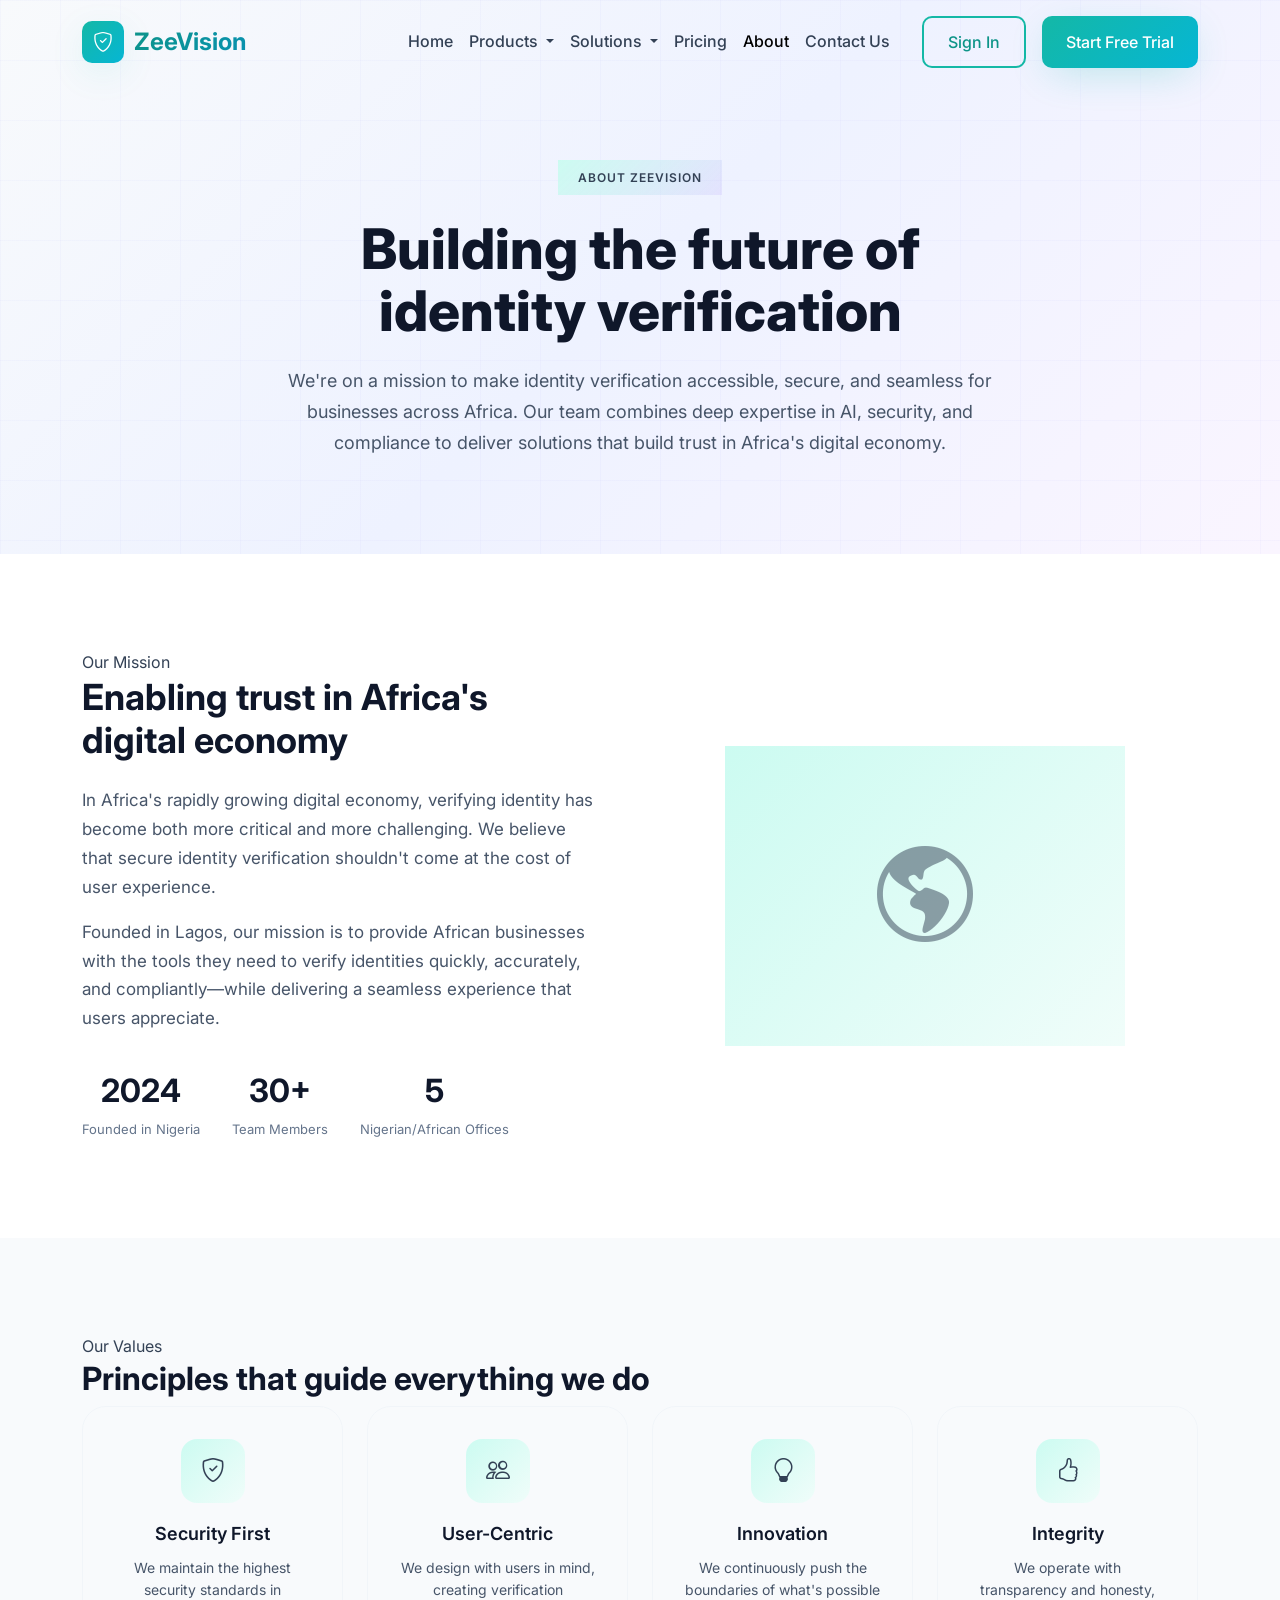
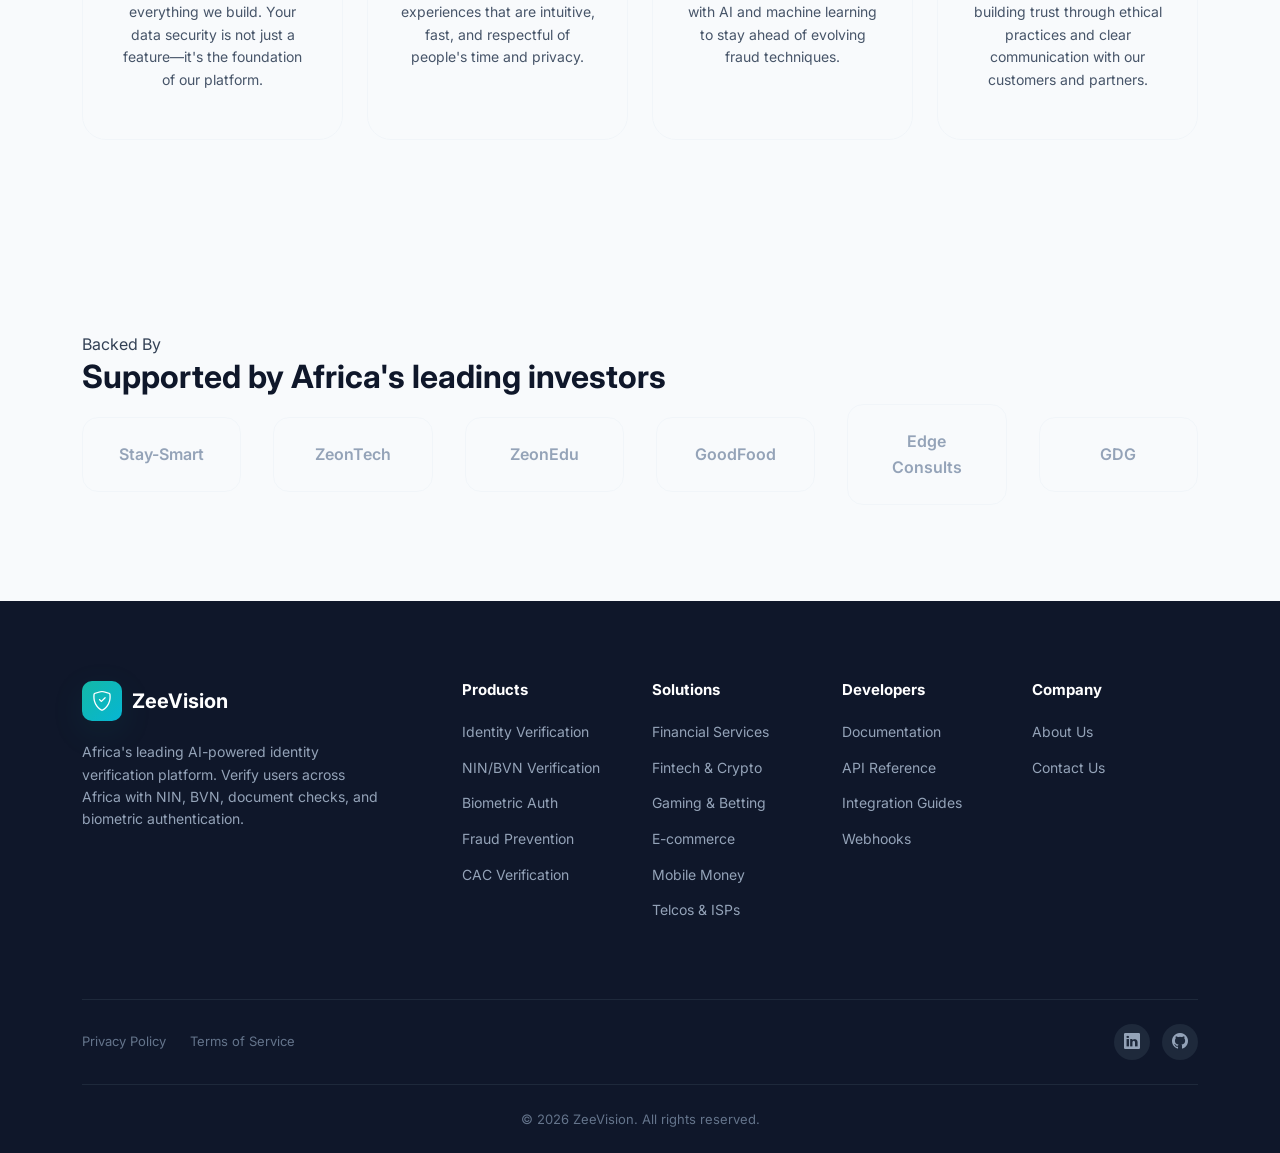
<file: about.html>
<!DOCTYPE html>
<html lang="en">
<head>
    <meta charset="UTF-8">
    <meta name="viewport" content="width=device-width, initial-scale=1.0">
    <meta name="description" content="Learn about ZeeVision&#039;s mission to make identity verification accessible, secure, and seamless for businesses across Africa.">
    <meta name="keywords" content="Identity Verification, KYC, AML, BVN, NIN, Biometric, Facial Recognition, Document Verification, AI, Fraud Prevention, Nigeria, Africa">
    <title>About Us | ZeeVision - AI-Powered Identity Verification</title>
    
    <!-- Favicon -->
    <link rel="icon" type="image/svg+xml" href="assets/icons/favicon.svg">
    <!-- Bootstrap CSS -->
    <link href="https://cdn.jsdelivr.net/npm/bootstrap@5.3.2/dist/css/bootstrap.min.css" rel="stylesheet">
    <!-- Font Preconnect -->
    <link rel="preconnect" href="https://fonts.googleapis.com">
    <link rel="preconnect" href="https://fonts.gstatic.com" crossorigin>
    <!-- Google Fonts (Inter + Space Grotesk) -->
    <link href="https://fonts.googleapis.com/css2?family=Inter:wght@300;400;500;600;700;800&family=Space+Grotesk:wght@400;500;600;700&display=swap" rel="stylesheet">
    <!-- Bootstrap Icons -->
    <link href="https://cdn.jsdelivr.net/npm/bootstrap-icons@1.11.1/font/bootstrap-icons.css" rel="stylesheet">
    <!-- AOS CSS -->
    <link href="https://unpkg.com/aos@2.3.1/dist/aos.css" rel="stylesheet">
    <!-- Custom CSS -->
    <link href="css/style.css" rel="stylesheet">
    <link href="css/pages.css" rel="stylesheet">
</head>
<body>
    <!-- Navigation -->
    <nav class="navbar navbar-expand-lg fixed-top" id="mainNav">
        <div class="container">
            <a class="navbar-brand" href="index.html">
                <div class="brand-icon">
                    <i class="bi bi-shield-check"></i>
                </div>
                <span class="brand-text">ZeeVision</span>
            </a>
            
            <button class="navbar-toggler" type="button" data-bs-toggle="collapse" data-bs-target="#navbarNav">
                <span class="navbar-toggler-icon"></span>
            </button>
            
            <div class="collapse navbar-collapse" id="navbarNav">
                <ul class="navbar-nav ms-auto me-4">
                    <li class="nav-item">
                        <a class="nav-link" href="index.html">Home</a>
                    </li>
                    <li class="nav-item dropdown">
                        <a class="nav-link dropdown-toggle" href="#" data-bs-toggle="dropdown">
                            Products
                        </a>
                        <div class="dropdown-menu dropdown-menu-custom">
                            <a class="dropdown-item" href="index.html#identity-verification">
                                <i class="bi bi-person-badge"></i>
                                <div>
                                    <strong>Identity Verification</strong>
                                    <small>NIN, BVN & biometric verification across Africa</small>
                                </div>
                            </a>
                            <a class="dropdown-item" href="index.html#document-verification">
                                <i class="bi bi-file-earmark-check"></i>
                                <div>
                                    <strong>Document Verification</strong>
                                    <small>Verify NIN, BVN, passports & driver's licenses</small>
                                </div>
                            </a>
                            <a class="dropdown-item" href="index.html#biometric-authentication">
                                <i class="bi bi-face-index"></i>
                                <div>
                                    <strong>Biometric Authentication</strong>
                                    <small>Facial recognition & liveness detection</small>
                                </div>
                            </a>
                            <a class="dropdown-item" href="index.html#fraud-prevention">
                                <i class="bi bi-shield-exclamation"></i>
                                <div>
                                    <strong>Fraud Prevention</strong>
                                    <small>Deepfake & spoofing detection</small>
                                </div>
                            </a>
                        </div>
                    </li>
                    <li class="nav-item dropdown">
                        <a class="nav-link dropdown-toggle " href="#" data-bs-toggle="dropdown">
                            Solutions
                        </a>
                        <div class="dropdown-menu dropdown-menu-custom">
                            <a class="dropdown-item" href="solutions.html#financial">
                                <i class="bi bi-bank"></i>
                                <div>
                                    <strong>Financial Services</strong>
                                    <small>KYC/AML compliance for African banks</small>
                                </div>
                            </a>
                            <a class="dropdown-item" href="solutions.html#fintech">
                                <i class="bi bi-currency-bitcoin"></i>
                                <div>
                                    <strong>Crypto & Web3</strong>
                                    <small>Secure onboarding for African fintech</small>
                                </div>
                            </a>
                            <a class="dropdown-item" href="solutions.html#gaming">
                                <i class="bi bi-controller"></i>
                                <div>
                                    <strong>Gaming & Gambling</strong>
                                    <small>Age verification & fraud prevention</small>
                                </div>
                            </a>
                        </div>
                    </li>
                    <li class="nav-item">
                        <a class="nav-link " href="pricing.html">Pricing</a>
                    </li>
                    <li class="nav-item">
                        <a class="nav-link active" href="about.html">About</a>
                    </li>
                    <li class="nav-item">
                        <a class="nav-link" href="contact.html">Contact Us</a>
                    </li>
                </ul>
                <div class="nav-buttons">
                <a href="#" class="btn btn-outline-primary me-2">Sign In</a>
                    <a href="#" class="btn btn-primary">Start Free Trial</a>
                </div>
            </div>
        </div>
    </nav>

    <!-- Page Header -->
    <section class="page-header">
        <div class="container">
            <div class="header-content" data-aos="fade-up">
                <span class="page-badge">About ZeeVision</span>
                <h1>Building the future of <span class="gradient-text">identity verification</span></h1>
                <p>We're on a mission to make identity verification accessible, secure, and seamless for businesses across Africa. Our team combines deep expertise in AI, security, and compliance to deliver solutions that build trust in Africa's digital economy.</p>
            </div>
        </div>
    </section>

    <!-- Mission Section -->
    <section class="mission-section">
        <div class="container">
            <div class="row align-items-center">
                <div class="col-lg-6" data-aos="fade-right">
                    <div class="mission-content">
                        <span class="section-badge">Our Mission</span>
                        <h2>Enabling trust in Africa's digital economy</h2>
                        <p>In Africa's rapidly growing digital economy, verifying identity has become both more critical and more challenging. We believe that secure identity verification shouldn't come at the cost of user experience.</p>
                        <p>Founded in Lagos, our mission is to provide African businesses with the tools they need to verify identities quickly, accurately, and compliantly—while delivering a seamless experience that users appreciate.</p>
                        <div class="mission-stats">
                            <div class="mission-stat">
                                <span class="stat-number">2024</span>
                                <span class="stat-label">Founded in Nigeria</span>
                            </div>
                            <div class="mission-stat">
                                <span class="stat-number">30+</span>
                                <span class="stat-label">Team Members</span>
                            </div>
                            <div class="mission-stat">
                                <span class="stat-number">5</span>
                                <span class="stat-label">Nigerian/African Offices</span>
                            </div>
                        </div>
                    </div>
                </div>
                <div class="col-lg-6" data-aos="fade-left">
                    <div class="mission-image">
                        <div class="image-placeholder">
                            <i class="bi bi-globe-americas"></i>
                        </div>
                    </div>
                </div>
            </div>
        </div>
    </section>

    <!-- Values Section -->
    <section class="values-section">
        <div class="container">
            <div class="section-header" data-aos="fade-up">
                <span class="section-badge">Our Values</span>
                <h2>Principles that guide everything we do</h2>
            </div>
            
            <div class="values-grid">
                <div class="value-card" data-aos="fade-up" data-aos-delay="100">
                    <div class="value-icon">
                        <i class="bi bi-shield-check"></i>
                    </div>
                    <h3>Security First</h3>
                    <p>We maintain the highest security standards in everything we build. Your data security is not just a feature—it's the foundation of our platform.</p>
                </div>
                
                <div class="value-card" data-aos="fade-up" data-aos-delay="200">
                    <div class="value-icon">
                        <i class="bi bi-people"></i>
                    </div>
                    <h3>User-Centric</h3>
                    <p>We design with users in mind, creating verification experiences that are intuitive, fast, and respectful of people's time and privacy.</p>
                </div>
                
                <div class="value-card" data-aos="fade-up" data-aos-delay="300">
                    <div class="value-icon">
                        <i class="bi bi-lightbulb"></i>
                    </div>
                    <h3>Innovation</h3>
                    <p>We continuously push the boundaries of what's possible with AI and machine learning to stay ahead of evolving fraud techniques.</p>
                </div>
                
                <div class="value-card" data-aos="fade-up" data-aos-delay="400">
                    <div class="value-icon">
                        <i class="bi bi-hand-thumbs-up"></i>
                    </div>
                    <h3>Integrity</h3>
                    <p>We operate with transparency and honesty, building trust through ethical practices and clear communication with our customers and partners.</p>
                </div>
            </div>
        </div>
    </section>

    <!-- Team Section -->
    <!--<section class="team-section">
        <div class="container">
            <div class="section-header" data-aos="fade-up">
                <span class="section-badge">Leadership</span>
                <h2>Meet our leadership team</h2>
                <p>Experienced leaders from Africa's top technology and financial companies driving innovation in identity verification.</p>
            </div>
            
            <div class="team-grid">
                <div class="team-card" data-aos="fade-up" data-aos-delay="100">
                    <div class="team-image">
                        <div class="image-placeholder-circle">
                            <i class="bi bi-person"></i>
                        </div>
                    </div>
                    <h4>Olumide Adeyinka</h4>
                    <span class="team-role">Chief Executive Officer</span>
                    <p>Former VP at Interswitch, 15+ years in fintech</p>
                    <div class="team-social">
                        <a href="#"><i class="bi bi-linkedin"></i></a>
                        <a href="#"><i class="bi bi-twitter-x"></i></a>
                    </div>
                </div>
                
                <div class="team-card" data-aos="fade-up" data-aos-delay="200">
                    <div class="team-image">
                        <div class="image-placeholder-circle">
                            <i class="bi bi-person"></i>
                        </div>
                    </div>
                    <h4>Chidinma Okafor</h4>
                    <span class="team-role">Chief Technology Officer</span>
                    <p>Former Lead Engineer at Andela, AI/ML expert</p>
                    <div class="team-social">
                        <a href="#"><i class="bi bi-linkedin"></i></a>
                        <a href="#"><i class="bi bi-github"></i></a>
                    </div>
                </div>
                
                <div class="team-card" data-aos="fade-up" data-aos-delay="300">
                    <div class="team-image">
                        <div class="image-placeholder-circle">
                            <i class="bi bi-person"></i>
                        </div>
                    </div>
                    <h4>Babatunde Fashola</h4>
                    <span class="team-role">Chief Security Officer</span>
                    <p>Former CISO at Access Bank, cybersecurity veteran</p>
                    <div class="team-social">
                        <a href="#"><i class="bi bi-linkedin"></i></a>
                        <a href="#"><i class="bi bi-twitter-x"></i></a>
                    </div>
                </div>
                
                <div class="team-card" data-aos="fade-up" data-aos-delay="400">
                    <div class="team-image">
                        <div class="image-placeholder-circle">
                            <i class="bi bi-person"></i>
                        </div>
                    </div>
                    <h4>Aisha Mohammed</h4>
                    <span class="team-role">Chief Product Officer</span>
                    <p>Former Product Lead at Kuda Bank, UX specialist</p>
                    <div class="team-social">
                        <a href="#"><i class="bi bi-linkedin"></i></a>
                        <a href="#"><i class="bi bi-twitter-x"></i></a>
                    </div>
                </div>
            </div>
        </div>
    </section>
-->


    <!-- Investors Section -->
    <section class="investors-section">
        <div class="container">
            <div class="section-header" data-aos="fade-up">
                <span class="section-badge">Backed By</span>
                <h2>Supported by Africa's leading investors</h2>
            </div>
            
            <div class="investors-grid" data-aos="fade-up" data-aos-delay="100">
                <div class="investor-logo">
                    <span>Stay-Smart</span>
                </div>
                <div class="investor-logo">
                    <span>ZeonTech</span>
                </div>
                <div class="investor-logo">
                    <span>ZeonEdu</span>
                </div>
                <div class="investor-logo">
                    <span>GoodFood</span>
                </div>
                <div class="investor-logo">
                    <span>Edge Consults</span>
                </div>
                <div class="investor-logo">
                    <span>GDG</span>
                </div>
            </div>
        </div>
    </section>

    <!-- Careers Section -->
    <!--<section class="careers-section">
        <div class="container">
            <div class="careers-wrapper" data-aos="fade-up">
                <div class="careers-content">
                    <h2>Join our team</h2>
                    <p>We're always looking for talented people who share our passion for building secure, user-friendly identity solutions for Africa. Join us in Lagos and help shape the future of digital trust across the continent.</p>
                    <a href="#" class="btn btn-primary">View Open Positions</a>
                </div>
                <div class="careers-perks">
                    <div class="perk">
                        <i class="bi bi-heart"></i>
                        <span>Health & Wellness</span>
                    </div>
                    <div class="perk">
                        <i class="bi bi-house"></i>
                        <span>Remote-First</span>
                    </div>
                    <div class="perk">
                        <i class="bi bi-graph-up"></i>
                        <span>Equity</span>
                    </div>
                    <div class="perk">
                        <i class="bi bi-book"></i>
                        <span>Learning Budget</span>
                    </div>
                </div>
            </div>
        </div>
    </section>
-->

    <!-- Footer -->
    <footer class="footer">
        <div class="container">
            <div class="footer-main">
                <div class="row g-4">
                    <div class="col-lg-4 col-md-6">
                        <div class="footer-brand">
                            <a href="index.html" class="footer-logo">
                                <div class="brand-icon">
                                    <i class="bi bi-shield-check"></i>
                                </div>
                                <span>ZeeVision</span>
                            </a>
                            <p class="footer-description">
                                Africa's leading AI-powered identity verification platform. Verify users 
                                across Africa with NIN, BVN, document checks, and biometric authentication.
                            </p>
                            <!--<div class="footer-newsletter">
                                <h5>Subscribe to our newsletter</h5>
                                <form class="newsletter-form">
                                    <input type="email" placeholder="Enter your email" class="form-control">
                                    <button type="submit" class="btn btn-primary">
                                        <i class="bi bi-arrow-right"></i>
                                    </button>
                                </form>
                            </div>-->
                        </div>
                    </div>
                    <div class="col-lg-2 col-md-6 col-6">
                        <div class="footer-links">
                            <h5>Products</h5>
                            <ul>
                                <li><a href="index.html#identity-verification">Identity Verification</a></li>
                                <li><a href="index.html#document-verification">NIN/BVN Verification</a></li>
                                <li><a href="index.html#biometric-authentication">Biometric Auth</a></li>
                                <li><a href="index.html#fraud-prevention">Fraud Prevention</a></li>
                                <li><a href="#">CAC Verification</a></li>
                                <!--<li><a href="#">AML Screening</a></li>-->
                            </ul>
                        </div>
                    </div>
                    <div class="col-lg-2 col-md-6 col-6">
                        <div class="footer-links">
                            <h5>Solutions</h5>
                            <ul>
                                <li><a href="solutions.html#financial">Financial Services</a></li>
                                <li><a href="solutions.html#fintech">Fintech & Crypto</a></li>
                                <li><a href="solutions.html#gaming">Gaming & Betting</a></li>
                                <li><a href="solutions.html#ecommerce">E-commerce</a></li>
                                <li><a href="#">Mobile Money</a></li>
                                <li><a href="#">Telcos & ISPs</a></li>
                            </ul>
                        </div>
                    </div>
                    <div class="col-lg-2 col-md-6 col-6">
                        <div class="footer-links">
                            <h5>Developers</h5>
                            <ul>
                                <li><a href="#">Documentation</a></li>
                                <li><a href="#">API Reference</a></li>
                                <!--<li><a href="#">SDKs</a></li>-->
                                <li><a href="#">Integration Guides</a></li>
                                <li><a href="#">Webhooks</a></li>
                               <!--<li><a href="#">Sandbox</a></li>-->
                            </ul>
                        </div>
                    </div>
                    <div class="col-lg-2 col-md-6 col-6">
                        <div class="footer-links">
                            <h5>Company</h5>
                            <ul>
                                <li><a href="about.html">About Us</a></li>
                                <!--<li><a href="#">Careers</a></li>-->
                                <!--<li><a href="#">Blog</a></li>-->
                                <!--<li><a href="#">Press</a></li>-->
                                <!--<li><a href="#">Partners</a></li>-->
                                <li><a href="contact.html">Contact Us</a></li>
                            </ul>
                        </div>
                    </div>
                </div>
            </div>
            <div class="footer-bottom">
                <div class="row align-items-center">
                    <div class="col-md-6">
                        <div class="footer-legal">
                            <a href="#">Privacy Policy</a>
                            <a href="#">Terms of Service</a>
                            <!--<a href="#">Cookie Policy</a>-->
                            <!--<a href="#">Security</a>-->
                        </div>
                    </div>
                    <div class="col-md-6">
                        <div class="footer-social">
                            <!--<a href="#" title="Twitter"><i class="bi bi-twitter-x"></i></a>-->
                            <a href="#" title="LinkedIn"><i class="bi bi-linkedin"></i></a>
                            <a href="#" title="GitHub"><i class="bi bi-github"></i></a>
                           <!--<a href="#" title="YouTube"><i class="bi bi-youtube"></i></a>-->
                        </div>
                    </div>
                </div>
                <div class="footer-copyright">
                    <p>&copy; 2026 ZeeVision. All rights reserved.</p>
                </div>
            </div>
        </div>
    </footer>

    <!-- Bootstrap JS -->
    <script src="https://cdn.jsdelivr.net/npm/bootstrap@5.3.2/dist/js/bootstrap.bundle.min.js"></script>
    <!-- AOS JS -->
    <script src="https://unpkg.com/aos@2.3.1/dist/aos.js"></script>
    <!-- Custom JS -->
    <script src="js/main.js"></script>
</body>
</html>
</file>
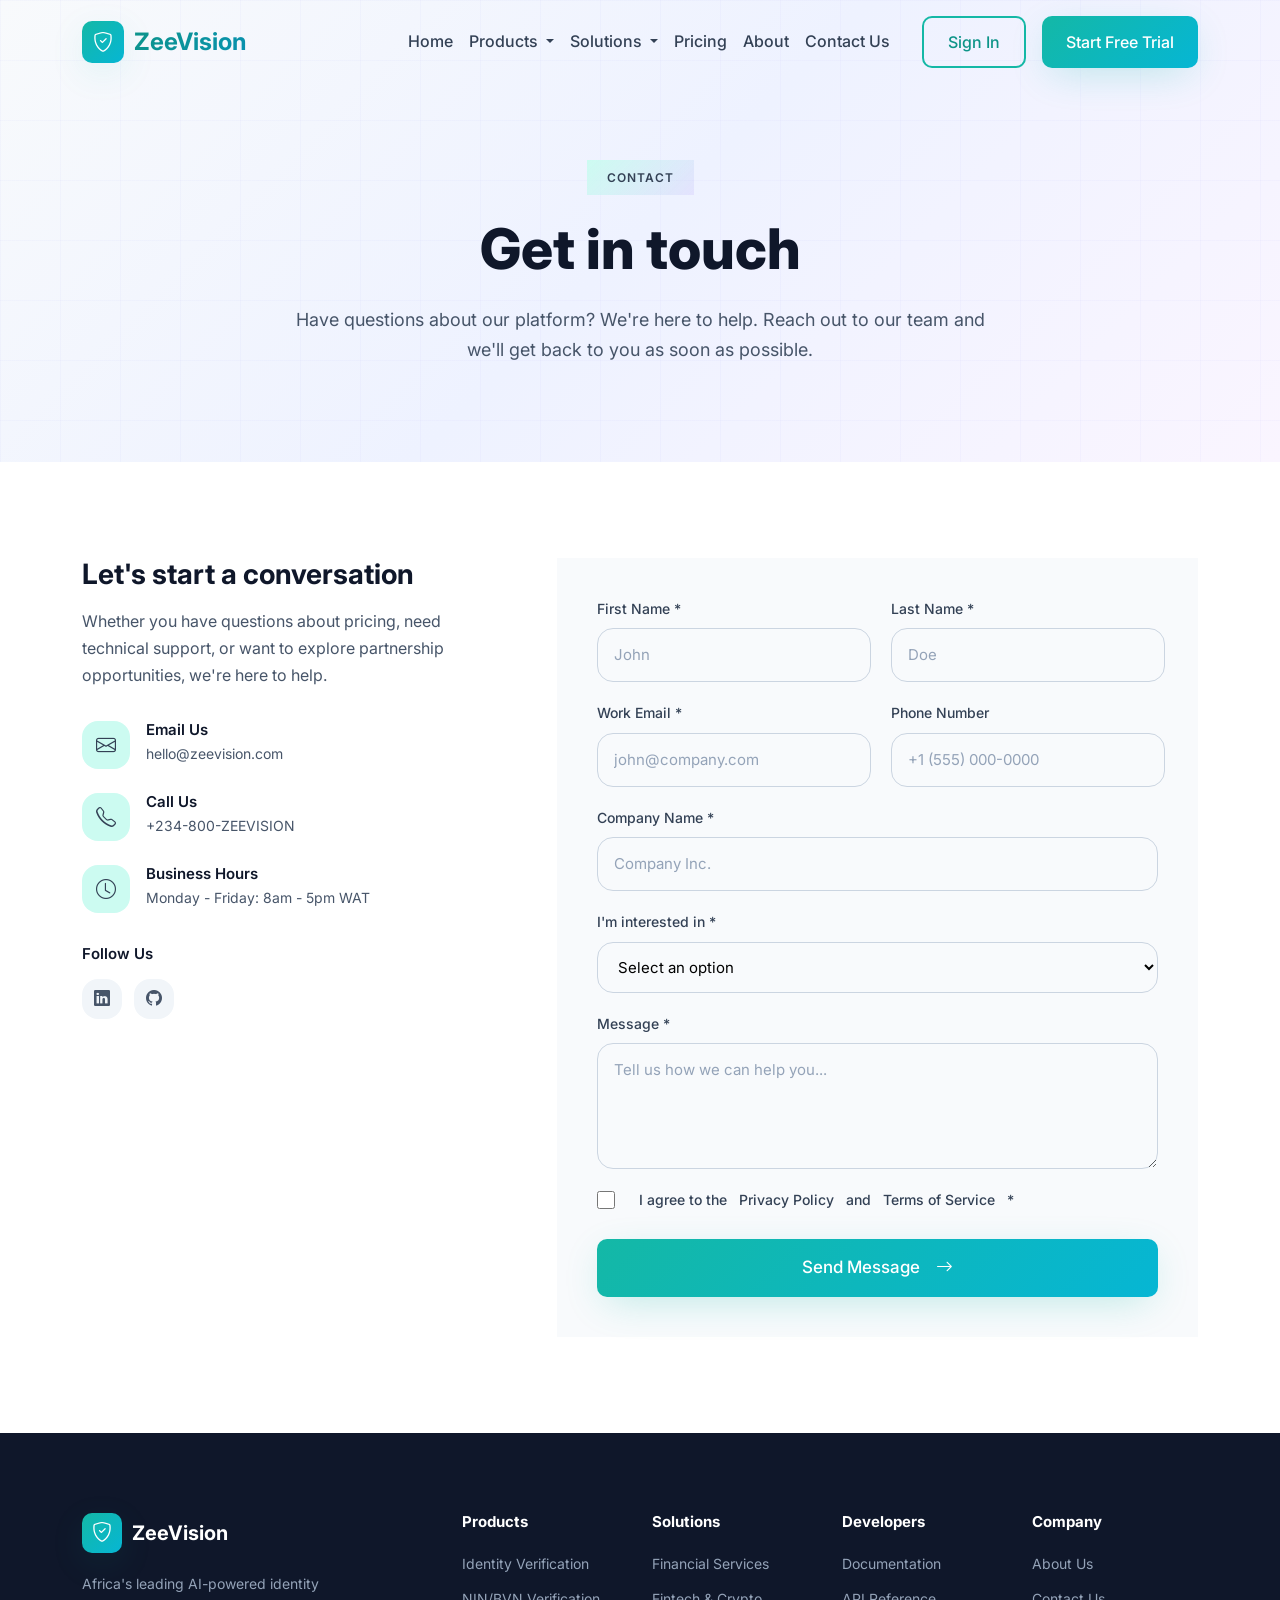
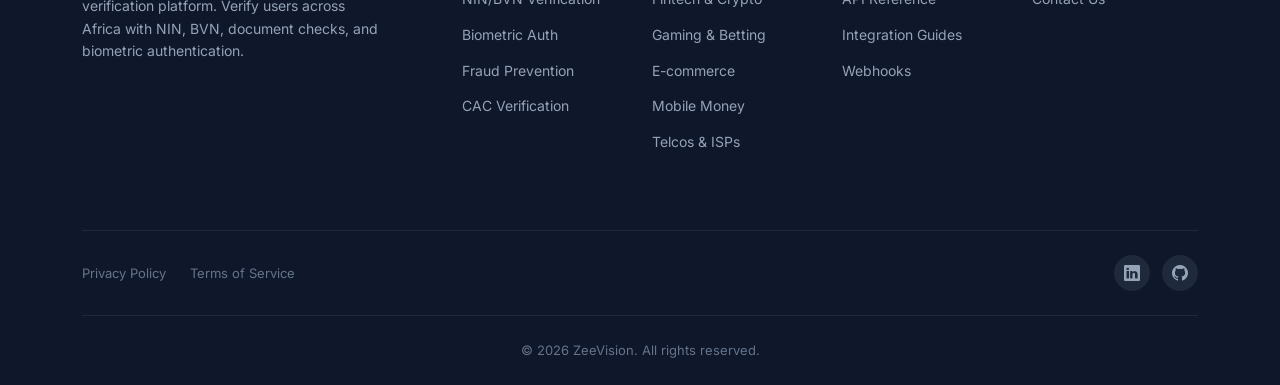
<file: contact.html>
<!DOCTYPE html>
<html lang="en">
<head>
    <meta charset="UTF-8">
    <meta name="viewport" content="width=device-width, initial-scale=1.0">
    <meta name="description" content="Get in touch with ZeeVision&#039;s team for sales inquiries, support, or partnership opportunities across Africa.">
    <meta name="keywords" content="Identity Verification, KYC, AML, BVN, NIN, Biometric, Facial Recognition, Document Verification, AI, Fraud Prevention, Nigeria, Africa">
    <title>Contact Us | ZeeVision - Get in Touch</title>
    
    <!-- Favicon -->
    <link rel="icon" type="image/svg+xml" href="assets/icons/favicon.svg">
    <!-- Bootstrap CSS -->
    <link href="https://cdn.jsdelivr.net/npm/bootstrap@5.3.2/dist/css/bootstrap.min.css" rel="stylesheet">
    <!-- Font Preconnect -->
    <link rel="preconnect" href="https://fonts.googleapis.com">
    <link rel="preconnect" href="https://fonts.gstatic.com" crossorigin>
    <!-- Google Fonts (Inter + Space Grotesk) -->
    <link href="https://fonts.googleapis.com/css2?family=Inter:wght@300;400;500;600;700;800&family=Space+Grotesk:wght@400;500;600;700&display=swap" rel="stylesheet">
    <!-- Bootstrap Icons -->
    <link href="https://cdn.jsdelivr.net/npm/bootstrap-icons@1.11.1/font/bootstrap-icons.css" rel="stylesheet">
    <!-- AOS CSS -->
    <link href="https://unpkg.com/aos@2.3.1/dist/aos.css" rel="stylesheet">
    <!-- Custom CSS -->
    <link href="css/style.css" rel="stylesheet">
    <link href="css/pages.css" rel="stylesheet">
</head>
<body>
    <!-- Navigation -->
    <nav class="navbar navbar-expand-lg fixed-top" id="mainNav">
        <div class="container">
            <a class="navbar-brand" href="index.html">
                <div class="brand-icon">
                    <i class="bi bi-shield-check"></i>
                </div>
                <span class="brand-text">ZeeVision</span>
            </a>
            
            <button class="navbar-toggler" type="button" data-bs-toggle="collapse" data-bs-target="#navbarNav">
                <span class="navbar-toggler-icon"></span>
            </button>
            
            <div class="collapse navbar-collapse" id="navbarNav">
                <ul class="navbar-nav ms-auto me-4">
                    <li class="nav-item">
                        <a class="nav-link" href="index.html">Home</a>
                    </li>
                    <li class="nav-item dropdown">
                        <a class="nav-link dropdown-toggle" href="#" data-bs-toggle="dropdown">
                            Products
                        </a>
                        <div class="dropdown-menu dropdown-menu-custom">
                            <a class="dropdown-item" href="index.html#identity-verification">
                                <i class="bi bi-person-badge"></i>
                                <div>
                                    <strong>Identity Verification</strong>
                                    <small>NIN, BVN & biometric verification across Africa</small>
                                </div>
                            </a>
                            <a class="dropdown-item" href="index.html#document-verification">
                                <i class="bi bi-file-earmark-check"></i>
                                <div>
                                    <strong>Document Verification</strong>
                                    <small>Verify NIN, BVN, passports & driver's licenses</small>
                                </div>
                            </a>
                            <a class="dropdown-item" href="index.html#biometric-authentication">
                                <i class="bi bi-face-index"></i>
                                <div>
                                    <strong>Biometric Authentication</strong>
                                    <small>Facial recognition & liveness detection</small>
                                </div>
                            </a>
                            <a class="dropdown-item" href="index.html#fraud-prevention">
                                <i class="bi bi-shield-exclamation"></i>
                                <div>
                                    <strong>Fraud Prevention</strong>
                                    <small>Deepfake & spoofing detection</small>
                                </div>
                            </a>
                        </div>
                    </li>
                    <li class="nav-item dropdown">
                        <a class="nav-link dropdown-toggle " href="#" data-bs-toggle="dropdown">
                            Solutions
                        </a>
                        <div class="dropdown-menu dropdown-menu-custom">
                            <a class="dropdown-item" href="solutions.html#financial">
                                <i class="bi bi-bank"></i>
                                <div>
                                    <strong>Financial Services</strong>
                                    <small>KYC/AML compliance for African banks</small>
                                </div>
                            </a>
                            <a class="dropdown-item" href="solutions.html#fintech">
                                <i class="bi bi-currency-bitcoin"></i>
                                <div>
                                    <strong>Crypto & Web3</strong>
                                    <small>Secure onboarding for African fintech</small>
                                </div>
                            </a>
                            <a class="dropdown-item" href="solutions.html#gaming">
                                <i class="bi bi-controller"></i>
                                <div>
                                    <strong>Gaming & Gambling</strong>
                                    <small>Age verification & fraud prevention</small>
                                </div>
                            </a>
                        </div>
                    </li>
                    <li class="nav-item">
                        <a class="nav-link " href="pricing.html">Pricing</a>
                    </li>
                    <li class="nav-item">
                        <a class="nav-link " href="about.html">About</a>
                    </li>
                    <li class="nav-item">
                        <a class="nav-link" href="contact.html">Contact Us</a>
                    </li>
                </ul>
                <div class="nav-buttons">
                <a href="#" class="btn btn-outline-primary me-2">Sign In</a>
                    <a href="#" class="btn btn-primary">Start Free Trial</a>
                </div>
            </div>
        </div>
    </nav>

    <!-- Page Header -->
    <section class="page-header">
        <div class="container">
            <div class="header-content" data-aos="fade-up">
                <span class="page-badge">Contact</span>
                <h1>Get in <span class="gradient-text">touch</span></h1>
                <p>Have questions about our platform? We're here to help. Reach out to our team and we'll get back to you as soon as possible.</p>
            </div>
        </div>
    </section>

    <!-- Contact Section -->
    <section class="contact-section">
        <div class="container">
            <div class="row">
                <div class="col-lg-5" data-aos="fade-right">
                    <div class="contact-info">
                        <h2>Let's start a conversation</h2>
                        <p>Whether you have questions about pricing, need technical support, or want to explore partnership opportunities, we're here to help.</p>
                        
                        <div class="contact-methods">
                            <div class="contact-method">
                                <div class="method-icon">
                                    <i class="bi bi-envelope"></i>
                                </div>
                                <div class="method-content">
                                    <h4>Email Us</h4>
                                    <p><a href="mailto:hello@zeevision.com">hello@zeevision.com</a></p>
                                </div>
                            </div>
                            
                            <div class="contact-method">
                                <div class="method-icon">
                                    <i class="bi bi-telephone"></i>
                                </div>
                                <div class="method-content">
                                    <h4>Call Us</h4>
                                    <p><a href="tel:+234-800-ZEEVISION">+234-800-ZEEVISION</a></p>
                                </div>
                            </div>
                            
                            <div class="contact-method">
                                <div class="method-icon">
                                    <i class="bi bi-clock"></i>
                                </div>
                                <div class="method-content">
                                    <h4>Business Hours</h4>
                                    <p>Monday - Friday: 8am - 5pm WAT</p>
                                </div>
                            </div>
                            
                            <!--<div class="contact-method">
                                <div class="method-icon">
                                    <i class="bi bi-headset"></i>
                                </div>
                                <div class="method-content">
                                    <h4>Support</h4>
                                    <p><a href="#">Open a Support Ticket</a></p>
                                </div>
                            </div>-->
                        </div>
                        
                        <div class="social-links">
                            <h4>Follow Us</h4>
                            <div class="social-icons">
                                <!--<a href="#" class="social-icon"><i class="bi bi-twitter-x"></i></a>-->
                                <a href="#" class="social-icon"><i class="bi bi-linkedin"></i></a>
                                <a href="#" class="social-icon"><i class="bi bi-github"></i></a>
                                <!--<a href="#" class="social-icon"><i class="bi bi-youtube"></i></a>-->
                            </div>
                        </div>
                    </div>
                </div>
                
                <div class="col-lg-7" data-aos="fade-left">
                    <div class="contact-form-wrapper">
                        <form class="contact-form" id="contactForm">
                            <div class="form-row">
                                <div class="form-group">
                                    <label for="firstName">First Name *</label>
                                    <input type="text" id="firstName" name="firstName" required placeholder="John">
                                </div>
                                <div class="form-group">
                                    <label for="lastName">Last Name *</label>
                                    <input type="text" id="lastName" name="lastName" required placeholder="Doe">
                                </div>
                            </div>
                            
                            <div class="form-row">
                                <div class="form-group">
                                    <label for="email">Work Email *</label>
                                    <input type="email" id="email" name="email" required placeholder="john@company.com">
                                </div>
                                <div class="form-group">
                                    <label for="phone">Phone Number</label>
                                    <input type="tel" id="phone" name="phone" placeholder="+1 (555) 000-0000">
                                </div>
                            </div>
                            
                            <div class="form-group">
                                <label for="company">Company Name *</label>
                                <input type="text" id="company" name="company" required placeholder="Company Inc.">
                            </div>
                            
                            <div class="form-group">
                                <label for="interest">I'm interested in *</label>
                                <select id="interest" name="interest" required>
                                    <option value="">Select an option</option>
                                    <option value="demo">Requesting a demo</option>
                                    <option value="pricing">Pricing information</option>
                                    <option value="support">Technical support</option>
                                    <option value="partnership">Partnership opportunity</option>
                                    <option value="other">Other</option>
                                </select>
                            </div>
                            
                            <div class="form-group">
                                <label for="message">Message *</label>
                                <textarea id="message" name="message" rows="4" required placeholder="Tell us how we can help you..."></textarea>
                            </div>
                            
                            <!--<div class="form-group checkbox-group">
                                <label class="checkbox-label">
                                    <input type="checkbox" name="newsletter">
                                    <span class="checkmark"></span>
                                    Subscribe to our newsletter for product updates and industry insights
                                </label>
                            </div>-->
                            
                            <div class="form-group checkbox-group">
                                <label class="checkbox-label">
                                    <input type="checkbox" name="privacy" required>
                                    <span class="checkmark"></span>
                                    I agree to the <a href="#">Privacy Policy</a> and <a href="#">Terms of Service</a> *
                                </label>
                            </div>
                            
                            <button type="submit" class="btn btn-primary btn-lg w-100">
                                Send Message
                                <i class="bi bi-arrow-right ms-2"></i>
                            </button>
                        </form>
                    </div>
                </div>
            </div>
        </div>
    </section>

    <!-- Office Locations -->
    <!--<section class="offices-section">
        <div class="container">
            <div class="section-header" data-aos="fade-up">
                <h2>Our Offices</h2>
                <p>With teams around the world, we're always close to our customers.</p>
            </div>
            
            <div class="offices-grid" data-aos="fade-up">
                <div class="office-card">
                    <div class="office-icon">
                        <i class="bi bi-building"></i>
                    </div>
                    <h4>Lagos</h4>
                    <p class="office-address">
                        12 Admiralty Way, Lekki Phase 1<br>
                        Lagos, Nigeria
                    </p>
                    <span class="office-badge">Headquarters</span>
                </div>
                
                <div class="office-card">
                    <div class="office-icon">
                        <i class="bi bi-building"></i>
                    </div>
                    <h4>Abuja</h4>
                    <p class="office-address">
                        Plot 123, Wuse 2<br>
                        Abuja, Nigeria
                    </p>
                </div>
                
                <div class="office-card">
                    <div class="office-icon">
                        <i class="bi bi-building"></i>
                    </div>
                    <h4>Nairobi</h4>
                    <p class="office-address">
                        Westlands Business Park<br>
                        Nairobi, Kenya
                    </p>
                </div>
                
                <div class="office-card">
                    <div class="office-icon">
                        <i class="bi bi-building"></i>
                    </div>
                    <h4>Accra</h4>
                    <p class="office-address">
                        Independence Avenue<br>
                        Accra, Ghana
                    </p>
                </div>
                
                <div class="office-card">
                    <div class="office-icon">
                        <i class="bi bi-building"></i>
                    </div>
                    <h4>Johannesburg</h4>
                    <p class="office-address">
                        Sandton City Office Tower<br>
                        Johannesburg, South Africa
                    </p>
                </div>
                
                <div class="office-card">
                    <div class="office-icon">
                        <i class="bi bi-building"></i>
                    </div>
                    <h4>Kigali</h4>
                    <p class="office-address">
                        Kigali Innovation City<br>
                        Kigali, Rwanda
                    </p>
                </div>
            </div>
        </div>
    </section>
-->
    <!-- Contact Form Script -->
    <script>
        // Contact Form Submission
        document.getElementById('contactForm').addEventListener('submit', function(e) {
            e.preventDefault();
            
            // Show success message (in a real app, this would send data to a server)
            const formData = new FormData(this);
            console.log('Form submitted:', Object.fromEntries(formData));
            
            // Create success message
            const successMessage = document.createElement('div');
            successMessage.className = 'form-success-message';
            successMessage.innerHTML = `
                <div class="success-icon"><i class="bi bi-check-circle-fill"></i></div>
                <h3>Thank you for reaching out!</h3>
                <p>We've received your message and will get back to you within 24 hours.</p>
            `;
            
            this.style.display = 'none';
            this.parentElement.appendChild(successMessage);
        });
    </script>

    <!-- Footer -->
    <footer class="footer">
        <div class="container">
            <div class="footer-main">
                <div class="row g-4">
                    <div class="col-lg-4 col-md-6">
                        <div class="footer-brand">
                            <a href="index.html" class="footer-logo">
                                <div class="brand-icon">
                                    <i class="bi bi-shield-check"></i>
                                </div>
                                <span>ZeeVision</span>
                            </a>
                            <p class="footer-description">
                                Africa's leading AI-powered identity verification platform. Verify users 
                                across Africa with NIN, BVN, document checks, and biometric authentication.
                            </p>
                            <!--<div class="footer-newsletter">
                                <h5>Subscribe to our newsletter</h5>
                                <form class="newsletter-form">
                                    <input type="email" placeholder="Enter your email" class="form-control">
                                    <button type="submit" class="btn btn-primary">
                                        <i class="bi bi-arrow-right"></i>
                                    </button>
                                </form>
                            </div>-->
                        </div>
                    </div>
                    <div class="col-lg-2 col-md-6 col-6">
                        <div class="footer-links">
                            <h5>Products</h5>
                            <ul>
                                <li><a href="index.html#identity-verification">Identity Verification</a></li>
                                <li><a href="index.html#document-verification">NIN/BVN Verification</a></li>
                                <li><a href="index.html#biometric-authentication">Biometric Auth</a></li>
                                <li><a href="index.html#fraud-prevention">Fraud Prevention</a></li>
                                <li><a href="#">CAC Verification</a></li>
                                <!--<li><a href="#">AML Screening</a></li>-->
                            </ul>
                        </div>
                    </div>
                    <div class="col-lg-2 col-md-6 col-6">
                        <div class="footer-links">
                            <h5>Solutions</h5>
                            <ul>
                                <li><a href="solutions.html#financial">Financial Services</a></li>
                                <li><a href="solutions.html#fintech">Fintech & Crypto</a></li>
                                <li><a href="solutions.html#gaming">Gaming & Betting</a></li>
                                <li><a href="solutions.html#ecommerce">E-commerce</a></li>
                                <li><a href="#">Mobile Money</a></li>
                                <li><a href="#">Telcos & ISPs</a></li>
                            </ul>
                        </div>
                    </div>
                    <div class="col-lg-2 col-md-6 col-6">
                        <div class="footer-links">
                            <h5>Developers</h5>
                            <ul>
                                <li><a href="#">Documentation</a></li>
                                <li><a href="#">API Reference</a></li>
                                <!--<li><a href="#">SDKs</a></li>-->
                                <li><a href="#">Integration Guides</a></li>
                                <li><a href="#">Webhooks</a></li>
                               <!--<li><a href="#">Sandbox</a></li>-->
                            </ul>
                        </div>
                    </div>
                    <div class="col-lg-2 col-md-6 col-6">
                        <div class="footer-links">
                            <h5>Company</h5>
                            <ul>
                                <li><a href="about.html">About Us</a></li>
                                <!--<li><a href="#">Careers</a></li>-->
                                <!--<li><a href="#">Blog</a></li>-->
                                <!--<li><a href="#">Press</a></li>-->
                                <!--<li><a href="#">Partners</a></li>-->
                                <li><a href="contact.html">Contact Us</a></li>
                            </ul>
                        </div>
                    </div>
                </div>
            </div>
            <div class="footer-bottom">
                <div class="row align-items-center">
                    <div class="col-md-6">
                        <div class="footer-legal">
                            <a href="#">Privacy Policy</a>
                            <a href="#">Terms of Service</a>
                            <!--<a href="#">Cookie Policy</a>-->
                            <!--<a href="#">Security</a>-->
                        </div>
                    </div>
                    <div class="col-md-6">
                        <div class="footer-social">
                            <!--<a href="#" title="Twitter"><i class="bi bi-twitter-x"></i></a>-->
                            <a href="#" title="LinkedIn"><i class="bi bi-linkedin"></i></a>
                            <a href="#" title="GitHub"><i class="bi bi-github"></i></a>
                           <!--<a href="#" title="YouTube"><i class="bi bi-youtube"></i></a>-->
                        </div>
                    </div>
                </div>
                <div class="footer-copyright">
                    <p>&copy; 2026 ZeeVision. All rights reserved.</p>
                </div>
            </div>
        </div>
    </footer>

    <!-- Bootstrap JS -->
    <script src="https://cdn.jsdelivr.net/npm/bootstrap@5.3.2/dist/js/bootstrap.bundle.min.js"></script>
    <!-- AOS JS -->
    <script src="https://unpkg.com/aos@2.3.1/dist/aos.js"></script>
    <!-- Custom JS -->
    <script src="js/main.js"></script>
</body>
</html>
</file>
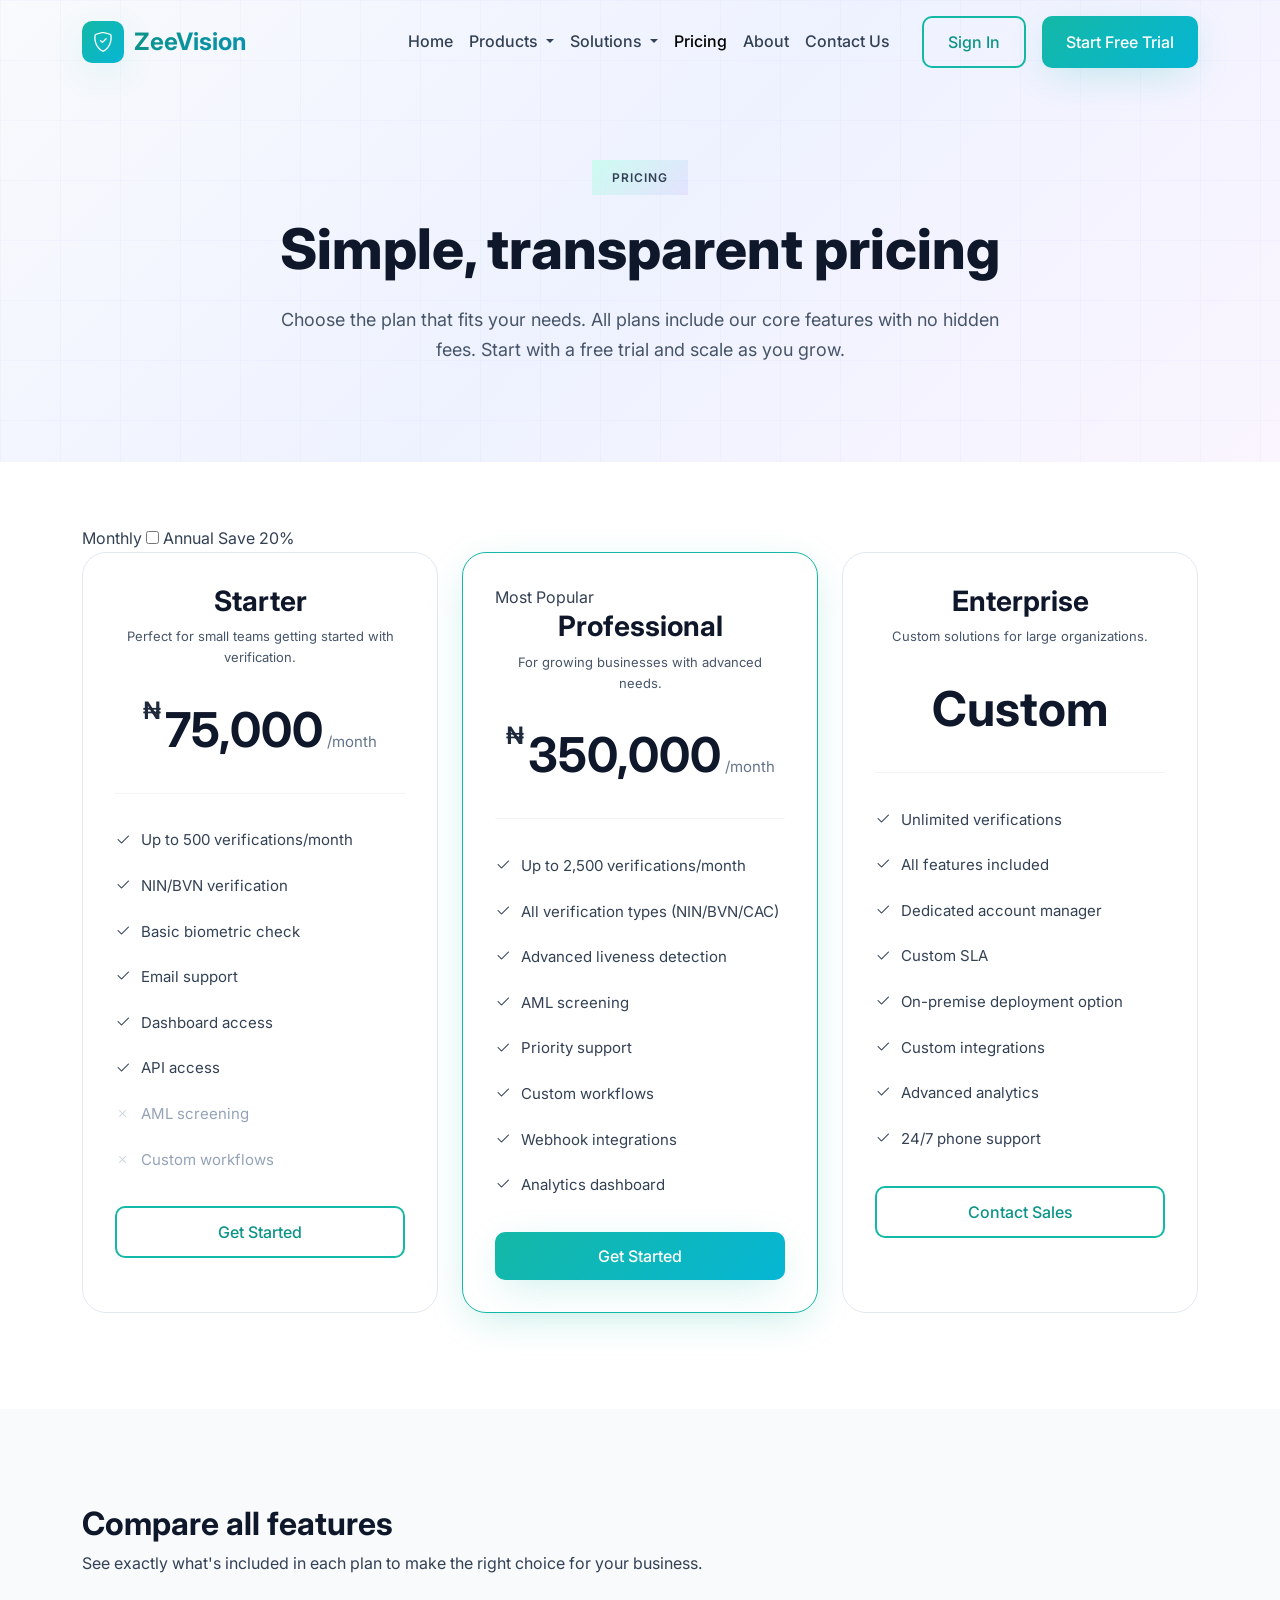
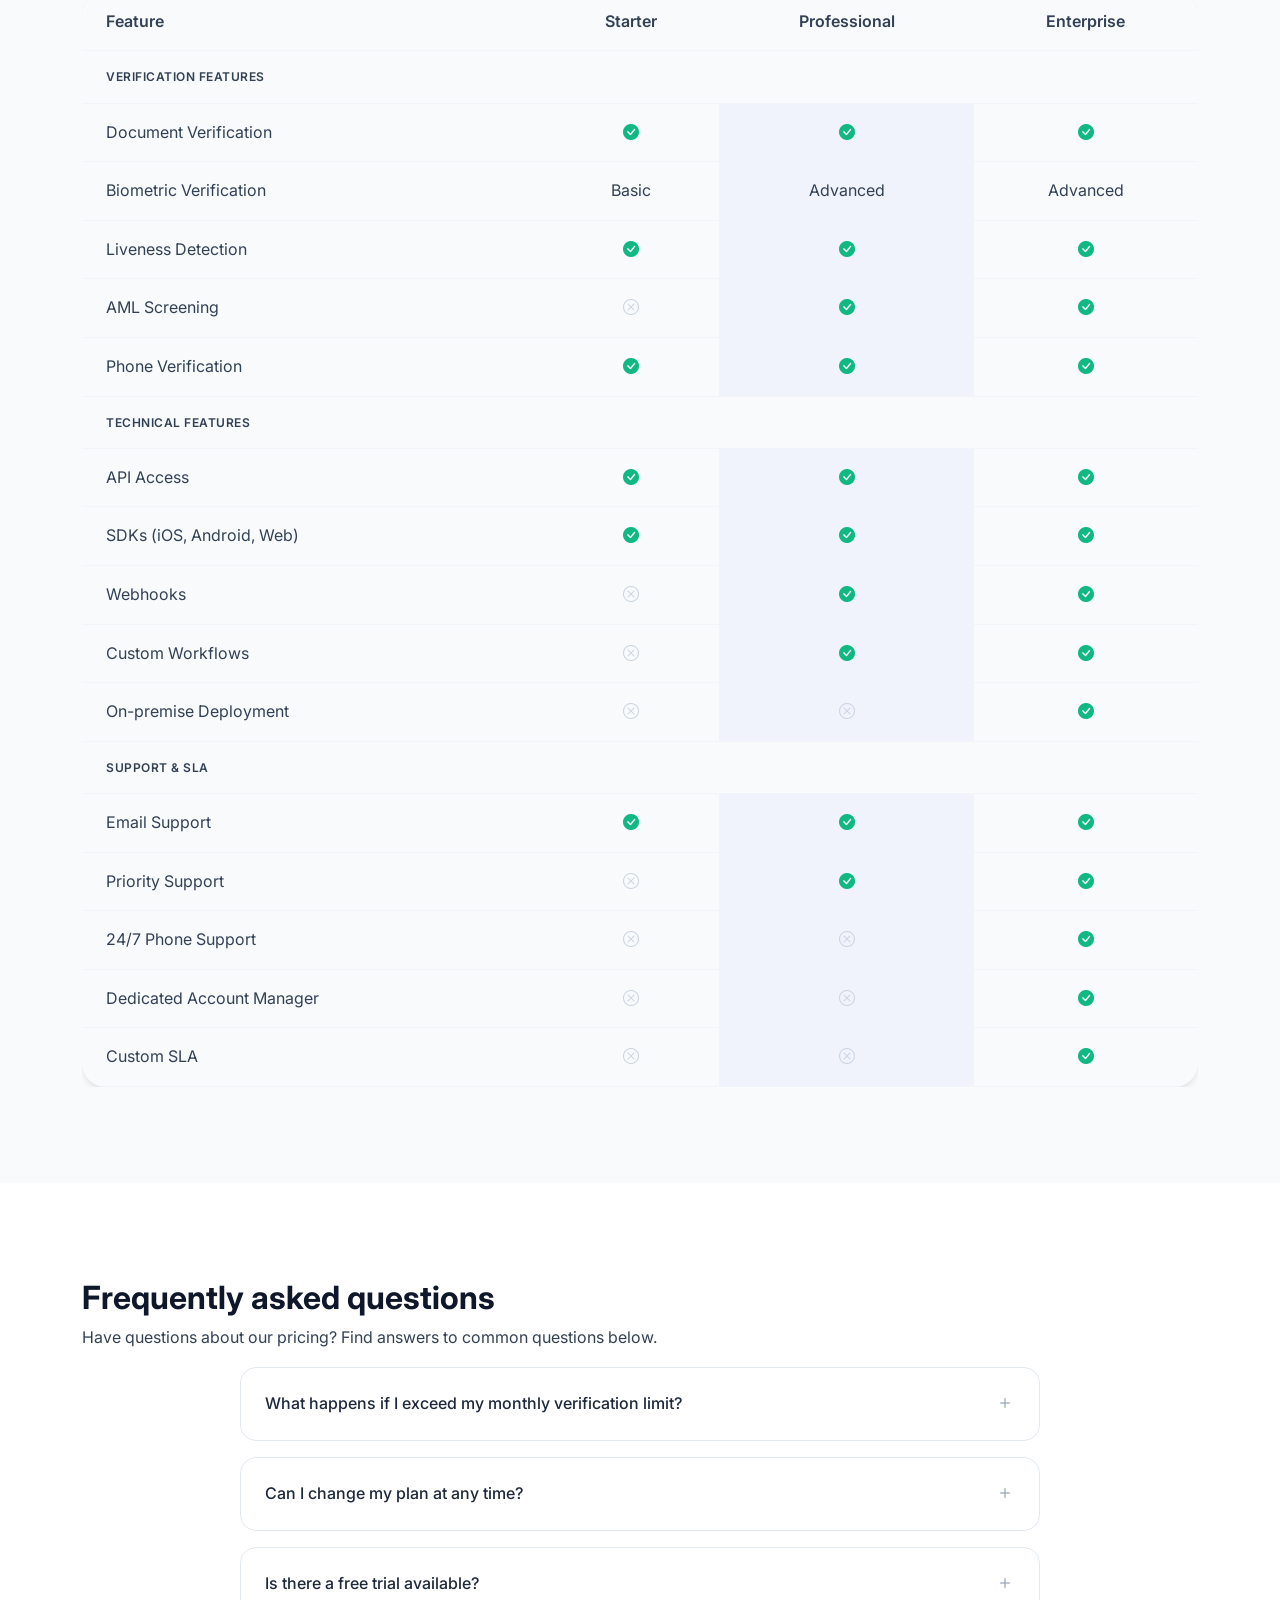
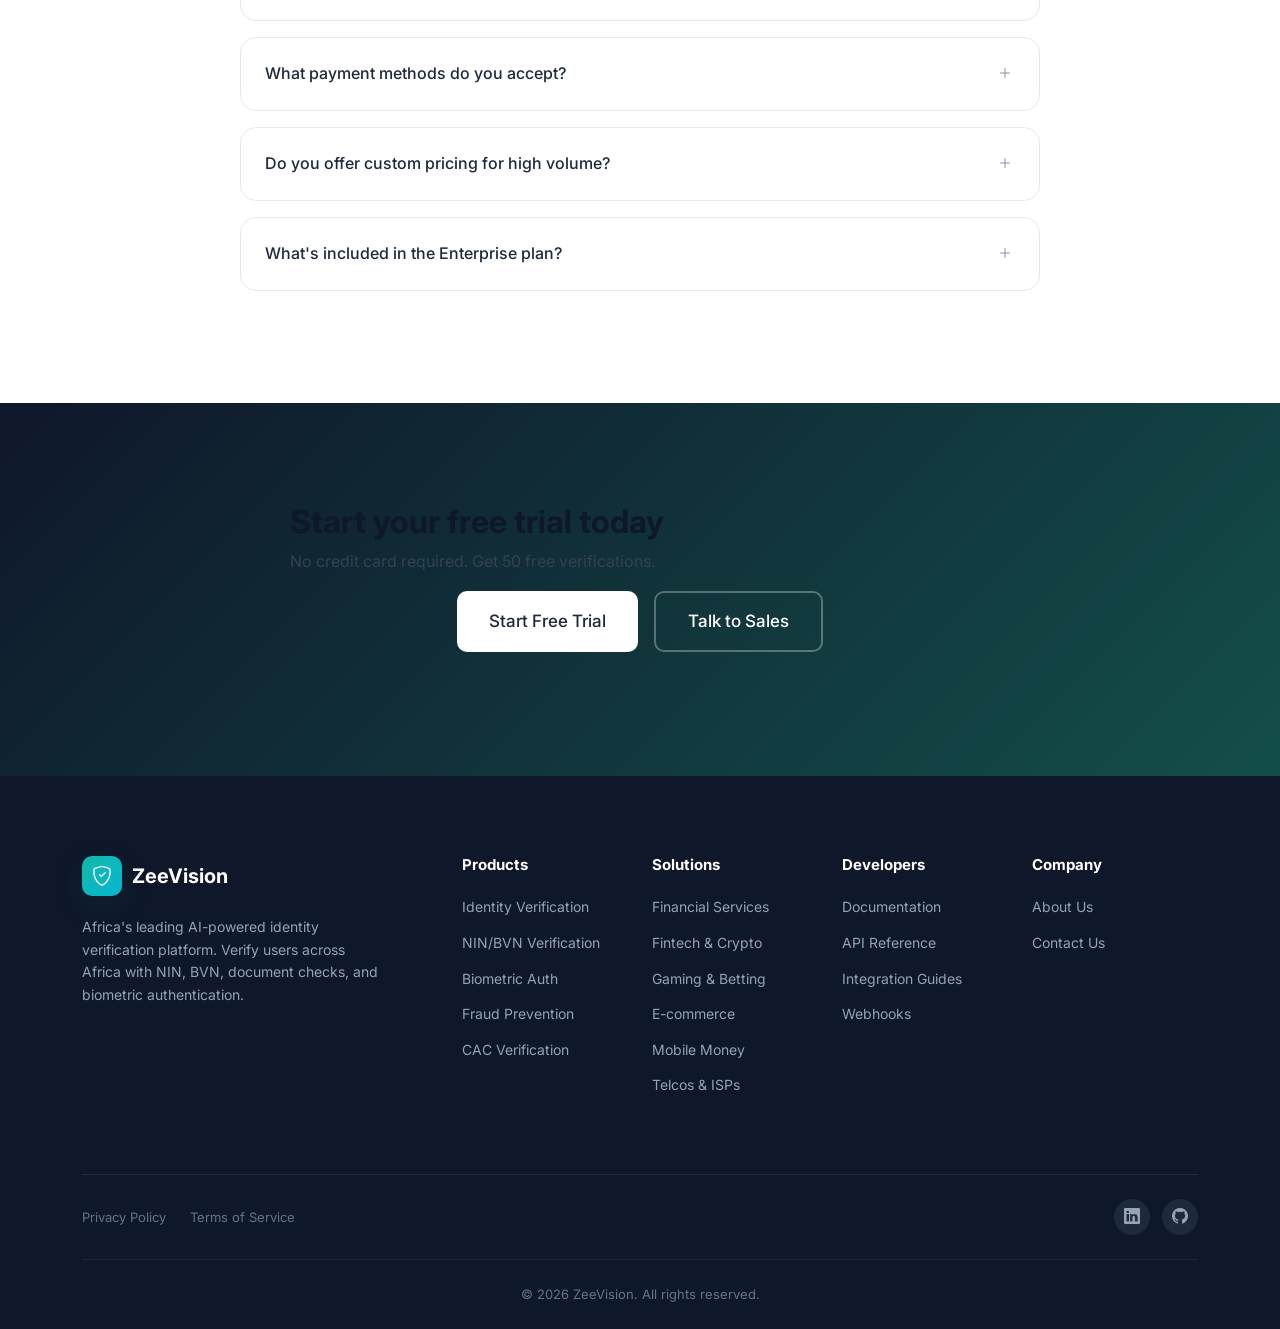
<file: pricing.html>
<!DOCTYPE html>
<html lang="en">
<head>
    <meta charset="UTF-8">
    <meta name="viewport" content="width=device-width, initial-scale=1.0">
    <meta name="description" content="Transparent pricing for ZeeVision&#039;s identity verification platform. Choose the plan that fits your African business needs.">
    <meta name="keywords" content="Identity Verification, KYC, AML, BVN, NIN, Biometric, Facial Recognition, Document Verification, AI, Fraud Prevention, Nigeria, Africa">
    <title>Pricing | ZeeVision - Identity Verification Plans</title>
    
    <!-- Favicon -->
    <link rel="icon" type="image/svg+xml" href="assets/icons/favicon.svg">
    <!-- Bootstrap CSS -->
    <link href="https://cdn.jsdelivr.net/npm/bootstrap@5.3.2/dist/css/bootstrap.min.css" rel="stylesheet">
    <!-- Font Preconnect -->
    <link rel="preconnect" href="https://fonts.googleapis.com">
    <link rel="preconnect" href="https://fonts.gstatic.com" crossorigin>
    <!-- Google Fonts (Inter + Space Grotesk) -->
    <link href="https://fonts.googleapis.com/css2?family=Inter:wght@300;400;500;600;700;800&family=Space+Grotesk:wght@400;500;600;700&display=swap" rel="stylesheet">
    <!-- Bootstrap Icons -->
    <link href="https://cdn.jsdelivr.net/npm/bootstrap-icons@1.11.1/font/bootstrap-icons.css" rel="stylesheet">
    <!-- AOS CSS -->
    <link href="https://unpkg.com/aos@2.3.1/dist/aos.css" rel="stylesheet">
    <!-- Custom CSS -->
    <link href="css/style.css" rel="stylesheet">
    <link href="css/pages.css" rel="stylesheet">
</head>
<body>
    <!-- Navigation -->
    <nav class="navbar navbar-expand-lg fixed-top" id="mainNav">
        <div class="container">
            <a class="navbar-brand" href="index.html">
                <div class="brand-icon">
                    <i class="bi bi-shield-check"></i>
                </div>
                <span class="brand-text">ZeeVision</span>
            </a>
            
            <button class="navbar-toggler" type="button" data-bs-toggle="collapse" data-bs-target="#navbarNav">
                <span class="navbar-toggler-icon"></span>
            </button>
            
            <div class="collapse navbar-collapse" id="navbarNav">
                <ul class="navbar-nav ms-auto me-4">
                    <li class="nav-item">
                        <a class="nav-link" href="index.html">Home</a>
                    </li>
                    <li class="nav-item dropdown">
                        <a class="nav-link dropdown-toggle" href="#" data-bs-toggle="dropdown">
                            Products
                        </a>
                        <div class="dropdown-menu dropdown-menu-custom">
                            <a class="dropdown-item" href="index.html#identity-verification">
                                <i class="bi bi-person-badge"></i>
                                <div>
                                    <strong>Identity Verification</strong>
                                    <small>NIN, BVN & biometric verification across Africa</small>
                                </div>
                            </a>
                            <a class="dropdown-item" href="index.html#document-verification">
                                <i class="bi bi-file-earmark-check"></i>
                                <div>
                                    <strong>Document Verification</strong>
                                    <small>Verify NIN, BVN, passports & driver's licenses</small>
                                </div>
                            </a>
                            <a class="dropdown-item" href="index.html#biometric-authentication">
                                <i class="bi bi-face-index"></i>
                                <div>
                                    <strong>Biometric Authentication</strong>
                                    <small>Facial recognition & liveness detection</small>
                                </div>
                            </a>
                            <a class="dropdown-item" href="index.html#fraud-prevention">
                                <i class="bi bi-shield-exclamation"></i>
                                <div>
                                    <strong>Fraud Prevention</strong>
                                    <small>Deepfake & spoofing detection</small>
                                </div>
                            </a>
                        </div>
                    </li>
                    <li class="nav-item dropdown">
                        <a class="nav-link dropdown-toggle " href="#" data-bs-toggle="dropdown">
                            Solutions
                        </a>
                        <div class="dropdown-menu dropdown-menu-custom">
                            <a class="dropdown-item" href="solutions.html#financial">
                                <i class="bi bi-bank"></i>
                                <div>
                                    <strong>Financial Services</strong>
                                    <small>KYC/AML compliance for African banks</small>
                                </div>
                            </a>
                            <a class="dropdown-item" href="solutions.html#fintech">
                                <i class="bi bi-currency-bitcoin"></i>
                                <div>
                                    <strong>Crypto & Web3</strong>
                                    <small>Secure onboarding for African fintech</small>
                                </div>
                            </a>
                            <a class="dropdown-item" href="solutions.html#gaming">
                                <i class="bi bi-controller"></i>
                                <div>
                                    <strong>Gaming & Gambling</strong>
                                    <small>Age verification & fraud prevention</small>
                                </div>
                            </a>
                        </div>
                    </li>
                    <li class="nav-item">
                        <a class="nav-link active" href="pricing.html">Pricing</a>
                    </li>
                    <li class="nav-item">
                        <a class="nav-link " href="about.html">About</a>
                    </li>
                    <li class="nav-item">
                        <a class="nav-link" href="contact.html">Contact Us</a>
                    </li>
                </ul>
                <div class="nav-buttons">
                <a href="#" class="btn btn-outline-primary me-2">Sign In</a>
                    <a href="#" class="btn btn-primary">Start Free Trial</a>
                </div>
            </div>
        </div>
    </nav>

    <!-- Page Header -->
    <section class="page-header">
        <div class="container">
            <div class="header-content" data-aos="fade-up">
                <span class="page-badge">Pricing</span>
                <h1>Simple, transparent <span class="gradient-text">pricing</span></h1>
                <p>Choose the plan that fits your needs. All plans include our core features with no hidden fees. Start with a free trial and scale as you grow.</p>
            </div>
        </div>
    </section>

    <!-- Pricing Section -->
    <section class="pricing-page-section">
        <div class="container">
            <div class="pricing-toggle" data-aos="fade-up">
                <span class="toggle-label active">Monthly</span>
                <label class="toggle-switch">
                    <input type="checkbox" id="pricingToggle">
                    <span class="toggle-slider"></span>
                </label>
                <span class="toggle-label">Annual <span class="save-badge">Save 20%</span></span>
            </div>
            
            <div class="row g-4 pricing-grid" data-aos="fade-up" data-aos-delay="100">
                <div class="col-lg-4">
                    <div class="pricing-card">
                        <div class="pricing-header">
                            <h3>Starter</h3>
                            <p>Perfect for small teams getting started with verification.</p>
                        </div>
                        <div class="pricing-price">
                            <span class="currency">₦</span>
                            <span class="amount" data-monthly="75,000" data-annual="60,000">75,000</span>
                            <span class="period">/month</span>
                        </div>
                        <ul class="pricing-features">
                            <li><i class="bi bi-check2"></i> Up to 500 verifications/month</li>
                            <li><i class="bi bi-check2"></i> NIN/BVN verification</li>
                            <li><i class="bi bi-check2"></i> Basic biometric check</li>
                            <li><i class="bi bi-check2"></i> Email support</li>
                            <li><i class="bi bi-check2"></i> Dashboard access</li>
                            <li><i class="bi bi-check2"></i> API access</li>
                            <li class="disabled"><i class="bi bi-x"></i> AML screening</li>
                            <li class="disabled"><i class="bi bi-x"></i> Custom workflows</li>
                        </ul>
                        <a href="#" class="btn btn-outline-primary w-100">Get Started</a>
                    </div>
                </div>
                
                <div class="col-lg-4">
                    <div class="pricing-card featured">
                        <div class="pricing-badge">Most Popular</div>
                        <div class="pricing-header">
                            <h3>Professional</h3>
                            <p>For growing businesses with advanced needs.</p>
                        </div>
                        <div class="pricing-price">
                            <span class="currency">₦</span>
                            <span class="amount" data-monthly="350,000" data-annual="280,000">350,000</span>
                            <span class="period">/month</span>
                        </div>
                        <ul class="pricing-features">
                            <li><i class="bi bi-check2"></i> Up to 2,500 verifications/month</li>
                            <li><i class="bi bi-check2"></i> All verification types (NIN/BVN/CAC)</li>
                            <li><i class="bi bi-check2"></i> Advanced liveness detection</li>
                            <li><i class="bi bi-check2"></i> AML screening</li>
                            <li><i class="bi bi-check2"></i> Priority support</li>
                            <li><i class="bi bi-check2"></i> Custom workflows</li>
                            <li><i class="bi bi-check2"></i> Webhook integrations</li>
                            <li><i class="bi bi-check2"></i> Analytics dashboard</li>
                        </ul>
                        <a href="#" class="btn btn-primary w-100">Get Started</a>
                    </div>
                </div>
                
                <div class="col-lg-4">
                    <div class="pricing-card">
                        <div class="pricing-header">
                            <h3>Enterprise</h3>
                            <p>Custom solutions for large organizations.</p>
                        </div>
                        <div class="pricing-price">
                            <span class="amount custom">Custom</span>
                        </div>
                        <ul class="pricing-features">
                            <li><i class="bi bi-check2"></i> Unlimited verifications</li>
                            <li><i class="bi bi-check2"></i> All features included</li>
                            <li><i class="bi bi-check2"></i> Dedicated account manager</li>
                            <li><i class="bi bi-check2"></i> Custom SLA</li>
                            <li><i class="bi bi-check2"></i> On-premise deployment option</li>
                            <li><i class="bi bi-check2"></i> Custom integrations</li>
                            <li><i class="bi bi-check2"></i> Advanced analytics</li>
                            <li><i class="bi bi-check2"></i> 24/7 phone support</li>
                        </ul>
                        <a href="#" class="btn btn-outline-primary w-100">Contact Sales</a>
                    </div>
                </div>
            </div>
        </div>
    </section>

    <!-- Feature Comparison -->
    <section class="comparison-section">
        <div class="container">
            <div class="section-header" data-aos="fade-up">
                <h2>Compare all features</h2>
                <p>See exactly what's included in each plan to make the right choice for your business.</p>
            </div>
            
            <div class="comparison-table-wrapper" data-aos="fade-up">
                <table class="comparison-table">
                    <thead>
                        <tr>
                            <th>Feature</th>
                            <th>Starter</th>
                            <th class="featured">Professional</th>
                            <th>Enterprise</th>
                        </tr>
                    </thead>
                    <tbody>
                        <tr class="section-row">
                            <td colspan="4">Verification Features</td>
                        </tr>
                        <tr>
                            <td>Document Verification</td>
                            <td><i class="bi bi-check-circle-fill"></i></td>
                            <td class="featured"><i class="bi bi-check-circle-fill"></i></td>
                            <td><i class="bi bi-check-circle-fill"></i></td>
                        </tr>
                        <tr>
                            <td>Biometric Verification</td>
                            <td>Basic</td>
                            <td class="featured">Advanced</td>
                            <td>Advanced</td>
                        </tr>
                        <tr>
                            <td>Liveness Detection</td>
                            <td><i class="bi bi-check-circle-fill"></i></td>
                            <td class="featured"><i class="bi bi-check-circle-fill"></i></td>
                            <td><i class="bi bi-check-circle-fill"></i></td>
                        </tr>
                        <tr>
                            <td>AML Screening</td>
                            <td><i class="bi bi-x-circle"></i></td>
                            <td class="featured"><i class="bi bi-check-circle-fill"></i></td>
                            <td><i class="bi bi-check-circle-fill"></i></td>
                        </tr>
                        <tr>
                            <td>Phone Verification</td>
                            <td><i class="bi bi-check-circle-fill"></i></td>
                            <td class="featured"><i class="bi bi-check-circle-fill"></i></td>
                            <td><i class="bi bi-check-circle-fill"></i></td>
                        </tr>
                        <tr class="section-row">
                            <td colspan="4">Technical Features</td>
                        </tr>
                        <tr>
                            <td>API Access</td>
                            <td><i class="bi bi-check-circle-fill"></i></td>
                            <td class="featured"><i class="bi bi-check-circle-fill"></i></td>
                            <td><i class="bi bi-check-circle-fill"></i></td>
                        </tr>
                        <tr>
                            <td>SDKs (iOS, Android, Web)</td>
                            <td><i class="bi bi-check-circle-fill"></i></td>
                            <td class="featured"><i class="bi bi-check-circle-fill"></i></td>
                            <td><i class="bi bi-check-circle-fill"></i></td>
                        </tr>
                        <tr>
                            <td>Webhooks</td>
                            <td><i class="bi bi-x-circle"></i></td>
                            <td class="featured"><i class="bi bi-check-circle-fill"></i></td>
                            <td><i class="bi bi-check-circle-fill"></i></td>
                        </tr>
                        <tr>
                            <td>Custom Workflows</td>
                            <td><i class="bi bi-x-circle"></i></td>
                            <td class="featured"><i class="bi bi-check-circle-fill"></i></td>
                            <td><i class="bi bi-check-circle-fill"></i></td>
                        </tr>
                        <tr>
                            <td>On-premise Deployment</td>
                            <td><i class="bi bi-x-circle"></i></td>
                            <td class="featured"><i class="bi bi-x-circle"></i></td>
                            <td><i class="bi bi-check-circle-fill"></i></td>
                        </tr>
                        <tr class="section-row">
                            <td colspan="4">Support & SLA</td>
                        </tr>
                        <tr>
                            <td>Email Support</td>
                            <td><i class="bi bi-check-circle-fill"></i></td>
                            <td class="featured"><i class="bi bi-check-circle-fill"></i></td>
                            <td><i class="bi bi-check-circle-fill"></i></td>
                        </tr>
                        <tr>
                            <td>Priority Support</td>
                            <td><i class="bi bi-x-circle"></i></td>
                            <td class="featured"><i class="bi bi-check-circle-fill"></i></td>
                            <td><i class="bi bi-check-circle-fill"></i></td>
                        </tr>
                        <tr>
                            <td>24/7 Phone Support</td>
                            <td><i class="bi bi-x-circle"></i></td>
                            <td class="featured"><i class="bi bi-x-circle"></i></td>
                            <td><i class="bi bi-check-circle-fill"></i></td>
                        </tr>
                        <tr>
                            <td>Dedicated Account Manager</td>
                            <td><i class="bi bi-x-circle"></i></td>
                            <td class="featured"><i class="bi bi-x-circle"></i></td>
                            <td><i class="bi bi-check-circle-fill"></i></td>
                        </tr>
                        <tr>
                            <td>Custom SLA</td>
                            <td><i class="bi bi-x-circle"></i></td>
                            <td class="featured"><i class="bi bi-x-circle"></i></td>
                            <td><i class="bi bi-check-circle-fill"></i></td>
                        </tr>
                    </tbody>
                </table>
            </div>
        </div>
    </section>

    <!-- FAQ Section -->
    <section class="faq-section">
        <div class="container">
            <div class="section-header" data-aos="fade-up">
                <h2>Frequently asked questions</h2>
                <p>Have questions about our pricing? Find answers to common questions below.</p>
            </div>
            
            <div class="faq-grid" data-aos="fade-up">
                <div class="faq-item">
                    <div class="faq-question">
                        <h4>What happens if I exceed my monthly verification limit?</h4>
                        <i class="bi bi-plus"></i>
                    </div>
                    <div class="faq-answer">
                        <p>If you exceed your monthly limit, additional verifications are billed at our overage rate. We'll notify you when you're approaching your limit so there are no surprises. For consistent high volume, we recommend upgrading to a higher tier plan for better value. All pricing is in Nigerian Naira (₦).</p>
                    </div>
                </div>
                
                <div class="faq-item">
                    <div class="faq-question">
                        <h4>Can I change my plan at any time?</h4>
                        <i class="bi bi-plus"></i>
                    </div>
                    <div class="faq-answer">
                        <p>Yes, you can upgrade or downgrade your plan at any time. When upgrading, you'll have immediate access to new features. When downgrading, the change takes effect at the start of your next billing cycle. Annual plan changes may be subject to prorated adjustments.</p>
                    </div>
                </div>
                
                <div class="faq-item">
                    <div class="faq-question">
                        <h4>Is there a free trial available?</h4>
                        <i class="bi bi-plus"></i>
                    </div>
                    <div class="faq-answer">
                        <p>Yes! We offer a 14-day free trial with 50 verifications included. No credit card required to start. You'll have access to all features including NIN and BVN verification during the trial period so you can fully evaluate our platform before committing.</p>
                    </div>
                </div>
                
                <div class="faq-item">
                    <div class="faq-question">
                        <h4>What payment methods do you accept?</h4>
                        <i class="bi bi-plus"></i>
                    </div>
                    <div class="faq-answer">
                        <p>We accept all major credit/debit cards (Visa, Mastercard, Verve), bank transfers, and Paystack/Flutterwave payments. Enterprise customers can also pay via invoice with NET 30 terms.</p>
                    </div>
                </div>
                
                <div class="faq-item">
                    <div class="faq-question">
                        <h4>Do you offer custom pricing for high volume?</h4>
                        <i class="bi bi-plus"></i>
                    </div>
                    <div class="faq-answer">
                        <p>Absolutely. For businesses processing more than 10,000 verifications per month, we offer volume discounts. Contact our sales team to discuss a custom pricing plan tailored to your specific needs and volume requirements.</p>
                    </div>
                </div>
                
                <div class="faq-item">
                    <div class="faq-question">
                        <h4>What's included in the Enterprise plan?</h4>
                        <i class="bi bi-plus"></i>
                    </div>
                    <div class="faq-answer">
                        <p>Enterprise plans include unlimited verifications, dedicated account management, custom SLA with guaranteed uptime, on-premise deployment options, advanced analytics, priority feature development, 24/7 phone support, and full CBN/NDPR compliance reporting.</p>
                    </div>
                </div>
            </div>
        </div>
    </section>

    <!-- CTA Section -->
    <section class="cta-section">
        <div class="cta-background">
            <div class="cta-gradient"></div>
        </div>
        <div class="container">
            <div class="cta-content" data-aos="zoom-in">
                <h2>Start your free trial today</h2>
                <p>No credit card required. Get 50 free verifications.</p>
                <div class="cta-buttons">
                    <a href="#" class="btn btn-light btn-lg">Start Free Trial</a>
                    <a href="#" class="btn btn-outline-light btn-lg">Talk to Sales</a>
                </div>
            </div>
        </div>
    </section>

    <!-- FAQ Accordion Script -->
    <script>
        // FAQ Accordion
        document.querySelectorAll('.faq-question').forEach(question => {
            question.addEventListener('click', () => {
                const item = question.parentElement;
                const isActive = item.classList.contains('active');
                
                // Close all items
                document.querySelectorAll('.faq-item').forEach(faq => {
                    faq.classList.remove('active');
                });
                
                // Open clicked item if it wasn't active
                if (!isActive) {
                    item.classList.add('active');
                }
            });
        });
    </script>

    <!-- Footer -->
    <footer class="footer">
        <div class="container">
            <div class="footer-main">
                <div class="row g-4">
                    <div class="col-lg-4 col-md-6">
                        <div class="footer-brand">
                            <a href="index.html" class="footer-logo">
                                <div class="brand-icon">
                                    <i class="bi bi-shield-check"></i>
                                </div>
                                <span>ZeeVision</span>
                            </a>
                            <p class="footer-description">
                                Africa's leading AI-powered identity verification platform. Verify users 
                                across Africa with NIN, BVN, document checks, and biometric authentication.
                            </p>
                            <!--<div class="footer-newsletter">
                                <h5>Subscribe to our newsletter</h5>
                                <form class="newsletter-form">
                                    <input type="email" placeholder="Enter your email" class="form-control">
                                    <button type="submit" class="btn btn-primary">
                                        <i class="bi bi-arrow-right"></i>
                                    </button>
                                </form>
                            </div>-->
                        </div>
                    </div>
                    <div class="col-lg-2 col-md-6 col-6">
                        <div class="footer-links">
                            <h5>Products</h5>
                            <ul>
                                <li><a href="index.html#identity-verification">Identity Verification</a></li>
                                <li><a href="index.html#document-verification">NIN/BVN Verification</a></li>
                                <li><a href="index.html#biometric-authentication">Biometric Auth</a></li>
                                <li><a href="index.html#fraud-prevention">Fraud Prevention</a></li>
                                <li><a href="#">CAC Verification</a></li>
                                <!--<li><a href="#">AML Screening</a></li>-->
                            </ul>
                        </div>
                    </div>
                    <div class="col-lg-2 col-md-6 col-6">
                        <div class="footer-links">
                            <h5>Solutions</h5>
                            <ul>
                                <li><a href="solutions.html#financial">Financial Services</a></li>
                                <li><a href="solutions.html#fintech">Fintech & Crypto</a></li>
                                <li><a href="solutions.html#gaming">Gaming & Betting</a></li>
                                <li><a href="solutions.html#ecommerce">E-commerce</a></li>
                                <li><a href="#">Mobile Money</a></li>
                                <li><a href="#">Telcos & ISPs</a></li>
                            </ul>
                        </div>
                    </div>
                    <div class="col-lg-2 col-md-6 col-6">
                        <div class="footer-links">
                            <h5>Developers</h5>
                            <ul>
                                <li><a href="#">Documentation</a></li>
                                <li><a href="#">API Reference</a></li>
                                <!--<li><a href="#">SDKs</a></li>-->
                                <li><a href="#">Integration Guides</a></li>
                                <li><a href="#">Webhooks</a></li>
                               <!--<li><a href="#">Sandbox</a></li>-->
                            </ul>
                        </div>
                    </div>
                    <div class="col-lg-2 col-md-6 col-6">
                        <div class="footer-links">
                            <h5>Company</h5>
                            <ul>
                                <li><a href="about.html">About Us</a></li>
                                <!--<li><a href="#">Careers</a></li>-->
                                <!--<li><a href="#">Blog</a></li>-->
                                <!--<li><a href="#">Press</a></li>-->
                                <!--<li><a href="#">Partners</a></li>-->
                                <li><a href="contact.html">Contact Us</a></li>
                            </ul>
                        </div>
                    </div>
                </div>
            </div>
            <div class="footer-bottom">
                <div class="row align-items-center">
                    <div class="col-md-6">
                        <div class="footer-legal">
                            <a href="#">Privacy Policy</a>
                            <a href="#">Terms of Service</a>
                            <!--<a href="#">Cookie Policy</a>-->
                            <!--<a href="#">Security</a>-->
                        </div>
                    </div>
                    <div class="col-md-6">
                        <div class="footer-social">
                            <!--<a href="#" title="Twitter"><i class="bi bi-twitter-x"></i></a>-->
                            <a href="#" title="LinkedIn"><i class="bi bi-linkedin"></i></a>
                            <a href="#" title="GitHub"><i class="bi bi-github"></i></a>
                           <!--<a href="#" title="YouTube"><i class="bi bi-youtube"></i></a>-->
                        </div>
                    </div>
                </div>
                <div class="footer-copyright">
                    <p>&copy; 2026 ZeeVision. All rights reserved.</p>
                </div>
            </div>
        </div>
    </footer>

    <!-- Bootstrap JS -->
    <script src="https://cdn.jsdelivr.net/npm/bootstrap@5.3.2/dist/js/bootstrap.bundle.min.js"></script>
    <!-- AOS JS -->
    <script src="https://unpkg.com/aos@2.3.1/dist/aos.js"></script>
    <!-- Custom JS -->
    <script src="js/main.js"></script>
</body>
</html>
</file>
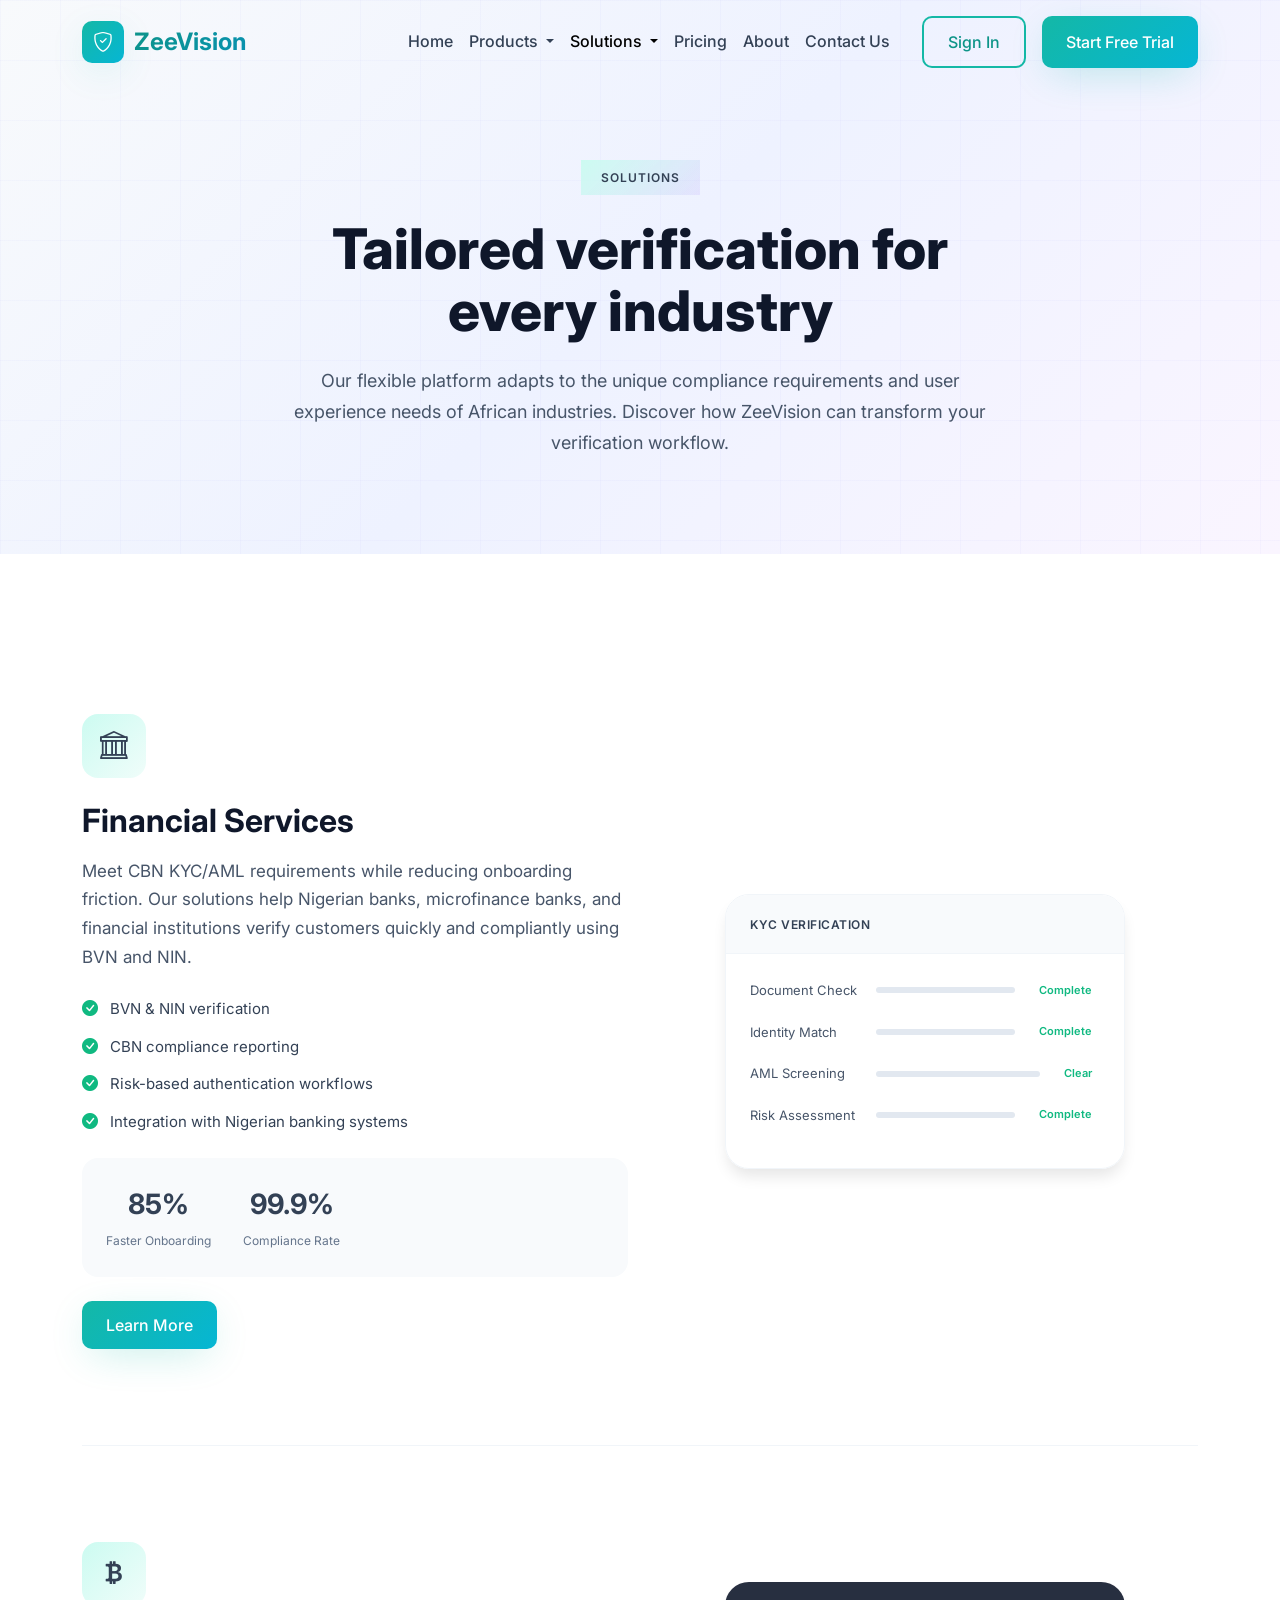
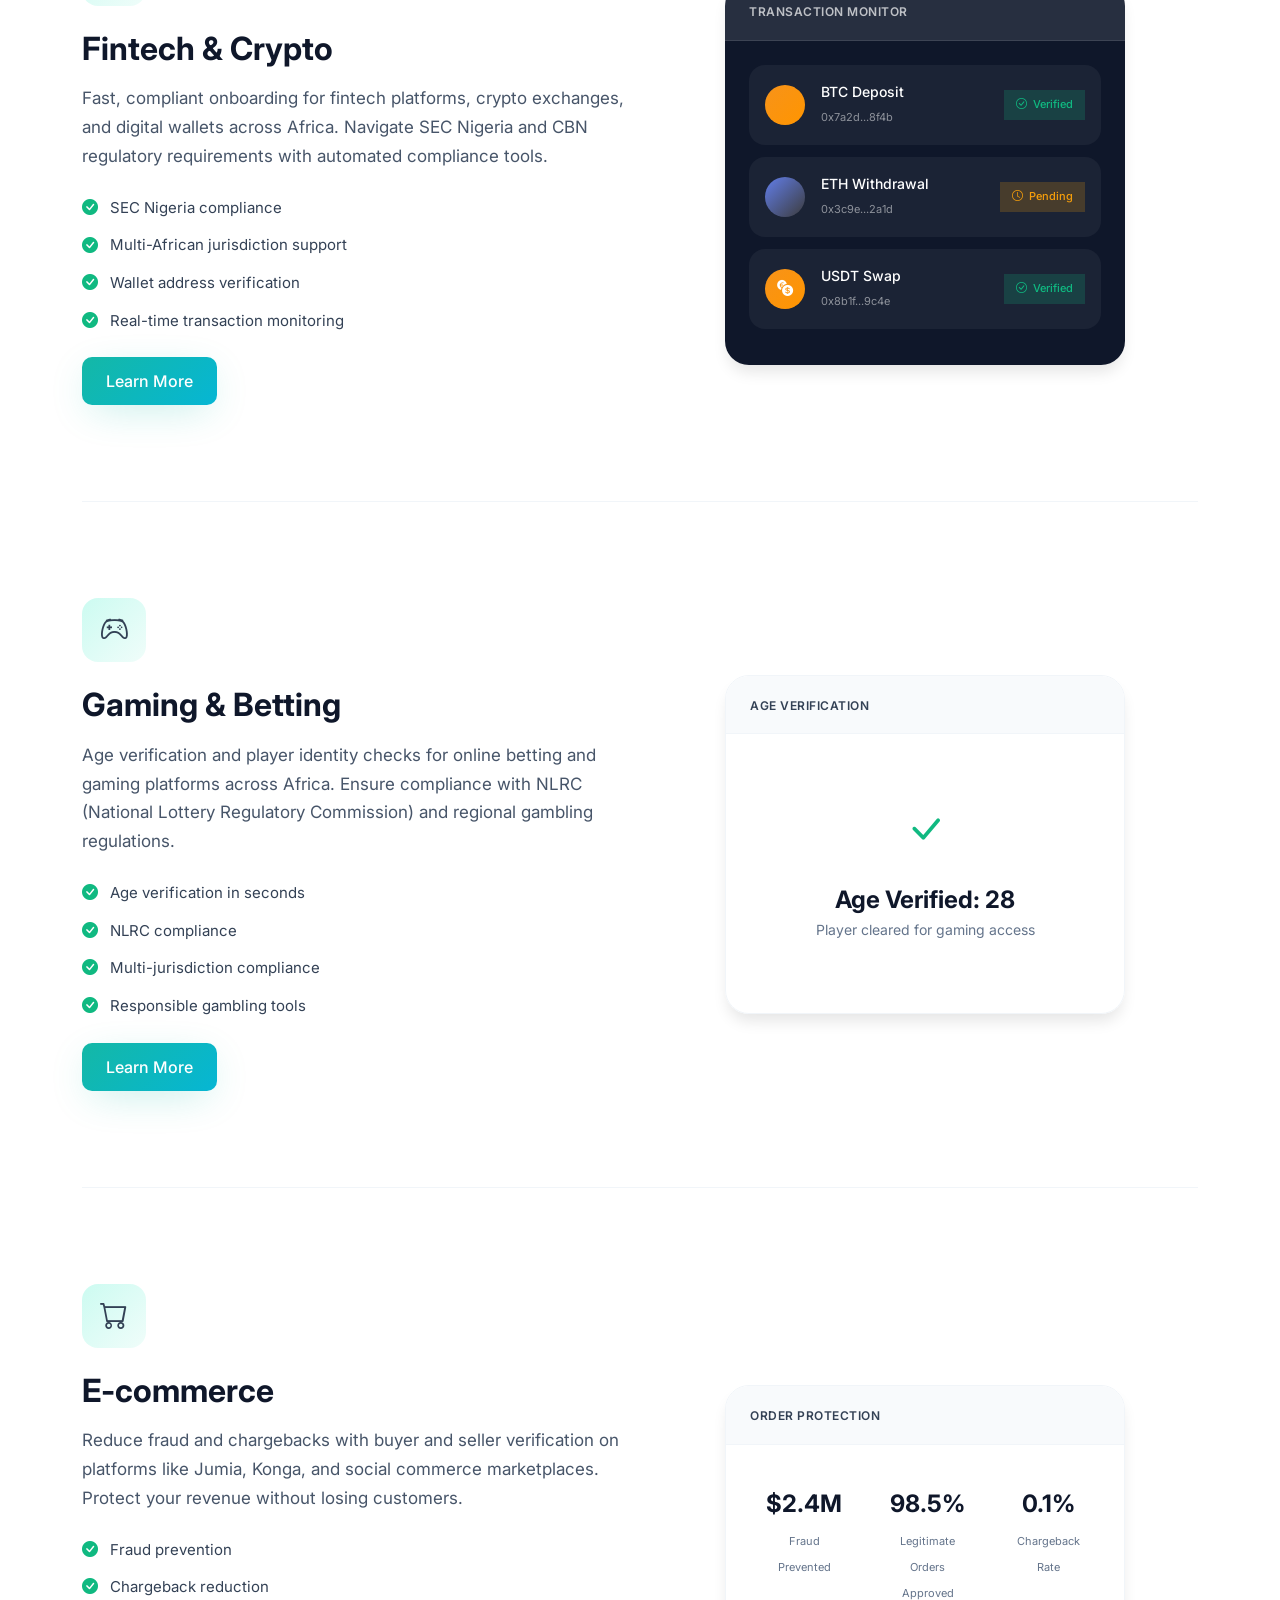
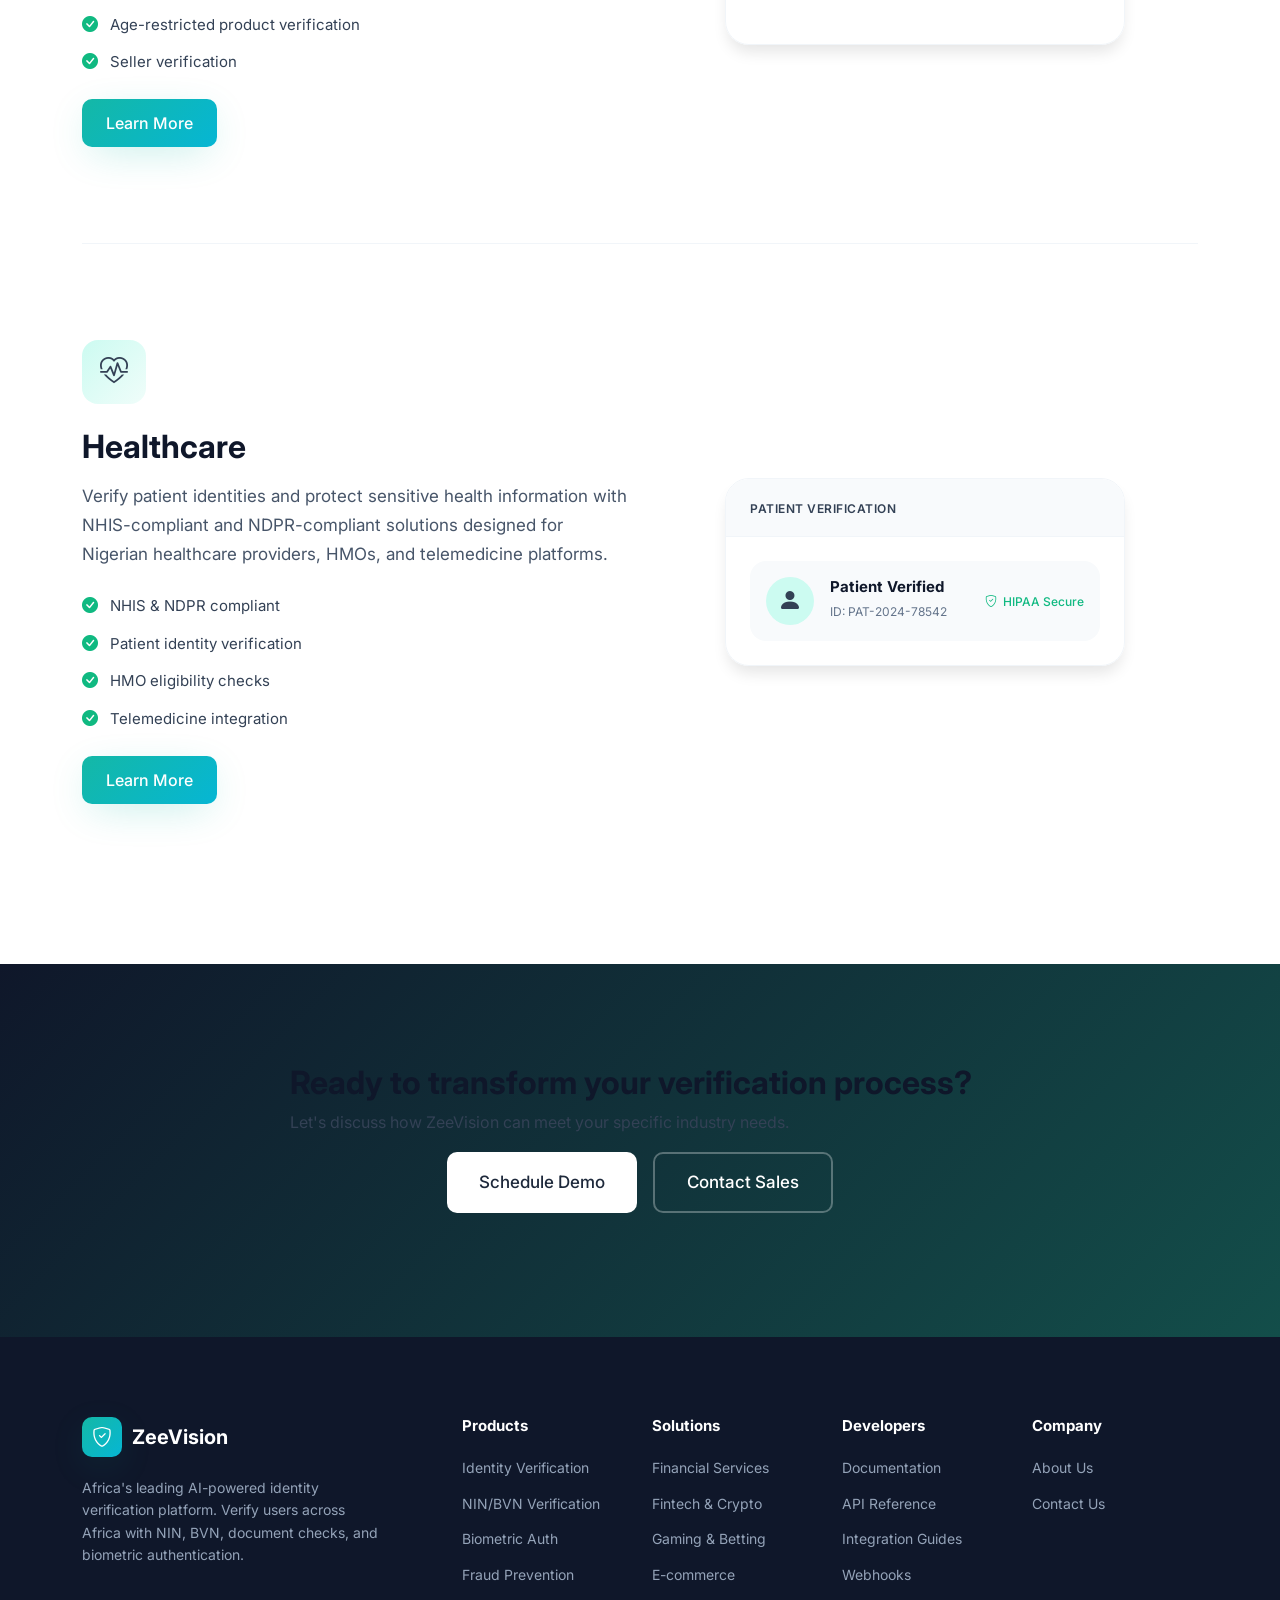
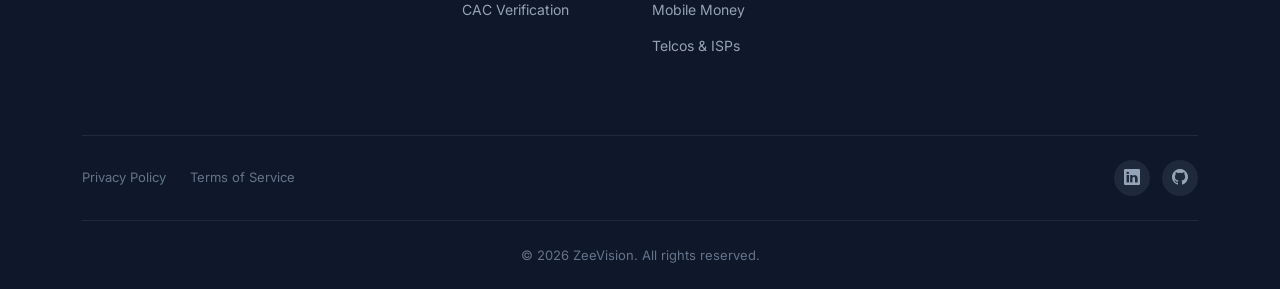
<file: solutions.html>
<!DOCTYPE html>
<html lang="en">
<head>
    <meta charset="UTF-8">
    <meta name="viewport" content="width=device-width, initial-scale=1.0">
    <meta name="description" content="Explore ZeeVision&#039;s industry-specific identity verification solutions for African financial services, fintech, gaming, e-commerce, and more.">
    <meta name="keywords" content="Identity Verification, KYC, AML, BVN, NIN, Biometric, Facial Recognition, Document Verification, AI, Fraud Prevention, Nigeria, Africa">
    <title>Solutions | ZeeVision - Industry-Specific Verification</title>
    
    <!-- Favicon -->
    <link rel="icon" type="image/svg+xml" href="assets/icons/favicon.svg">
    <!-- Bootstrap CSS -->
    <link href="https://cdn.jsdelivr.net/npm/bootstrap@5.3.2/dist/css/bootstrap.min.css" rel="stylesheet">
    <!-- Font Preconnect -->
    <link rel="preconnect" href="https://fonts.googleapis.com">
    <link rel="preconnect" href="https://fonts.gstatic.com" crossorigin>
    <!-- Google Fonts (Inter + Space Grotesk) -->
    <link href="https://fonts.googleapis.com/css2?family=Inter:wght@300;400;500;600;700;800&family=Space+Grotesk:wght@400;500;600;700&display=swap" rel="stylesheet">
    <!-- Bootstrap Icons -->
    <link href="https://cdn.jsdelivr.net/npm/bootstrap-icons@1.11.1/font/bootstrap-icons.css" rel="stylesheet">
    <!-- AOS CSS -->
    <link href="https://unpkg.com/aos@2.3.1/dist/aos.css" rel="stylesheet">
    <!-- Custom CSS -->
    <link href="css/style.css" rel="stylesheet">
    <link href="css/pages.css" rel="stylesheet">
</head>
<body>
    <!-- Navigation -->
    <nav class="navbar navbar-expand-lg fixed-top" id="mainNav">
        <div class="container">
            <a class="navbar-brand" href="index.html">
                <div class="brand-icon">
                    <i class="bi bi-shield-check"></i>
                </div>
                <span class="brand-text">ZeeVision</span>
            </a>
            
            <button class="navbar-toggler" type="button" data-bs-toggle="collapse" data-bs-target="#navbarNav">
                <span class="navbar-toggler-icon"></span>
            </button>
            
            <div class="collapse navbar-collapse" id="navbarNav">
                <ul class="navbar-nav ms-auto me-4">
                    <li class="nav-item">
                        <a class="nav-link" href="index.html">Home</a>
                    </li>
                    <li class="nav-item dropdown">
                        <a class="nav-link dropdown-toggle" href="#" data-bs-toggle="dropdown">
                            Products
                        </a>
                        <div class="dropdown-menu dropdown-menu-custom">
                            <a class="dropdown-item" href="index.html#identity-verification">
                                <i class="bi bi-person-badge"></i>
                                <div>
                                    <strong>Identity Verification</strong>
                                    <small>NIN, BVN & biometric verification across Africa</small>
                                </div>
                            </a>
                            <a class="dropdown-item" href="index.html#document-verification">
                                <i class="bi bi-file-earmark-check"></i>
                                <div>
                                    <strong>Document Verification</strong>
                                    <small>Verify NIN, BVN, passports & driver's licenses</small>
                                </div>
                            </a>
                            <a class="dropdown-item" href="index.html#biometric-authentication">
                                <i class="bi bi-face-index"></i>
                                <div>
                                    <strong>Biometric Authentication</strong>
                                    <small>Facial recognition & liveness detection</small>
                                </div>
                            </a>
                            <a class="dropdown-item" href="index.html#fraud-prevention">
                                <i class="bi bi-shield-exclamation"></i>
                                <div>
                                    <strong>Fraud Prevention</strong>
                                    <small>Deepfake & spoofing detection</small>
                                </div>
                            </a>
                        </div>
                    </li>
                    <li class="nav-item dropdown">
                        <a class="nav-link dropdown-toggle active" href="#" data-bs-toggle="dropdown">
                            Solutions
                        </a>
                        <div class="dropdown-menu dropdown-menu-custom">
                            <a class="dropdown-item" href="solutions.html#financial">
                                <i class="bi bi-bank"></i>
                                <div>
                                    <strong>Financial Services</strong>
                                    <small>KYC/AML compliance for African banks</small>
                                </div>
                            </a>
                            <a class="dropdown-item" href="solutions.html#fintech">
                                <i class="bi bi-currency-bitcoin"></i>
                                <div>
                                    <strong>Crypto & Web3</strong>
                                    <small>Secure onboarding for African fintech</small>
                                </div>
                            </a>
                            <a class="dropdown-item" href="solutions.html#gaming">
                                <i class="bi bi-controller"></i>
                                <div>
                                    <strong>Gaming & Gambling</strong>
                                    <small>Age verification & fraud prevention</small>
                                </div>
                            </a>
                        </div>
                    </li>
                    <li class="nav-item">
                        <a class="nav-link " href="pricing.html">Pricing</a>
                    </li>
                    <li class="nav-item">
                        <a class="nav-link " href="about.html">About</a>
                    </li>
                    <li class="nav-item">
                        <a class="nav-link" href="contact.html">Contact Us</a>
                    </li>
                </ul>
                <div class="nav-buttons">
                <a href="#" class="btn btn-outline-primary me-2">Sign In</a>
                    <a href="#" class="btn btn-primary">Start Free Trial</a>
                </div>
            </div>
        </div>
    </nav>

    <!-- Page Header -->
    <section class="page-header">
        <div class="container">
            <div class="header-content" data-aos="fade-up">
                <span class="page-badge">Solutions</span>
                <h1>Tailored verification for <span class="gradient-text">every industry</span></h1>
                <p>Our flexible platform adapts to the unique compliance requirements and user experience needs of African industries. Discover how ZeeVision can transform your verification workflow.</p>
            </div>
        </div>
    </section>

    <!-- Industry Solutions -->
    <section class="solutions-section">
        <div class="container">
            <div class="solution-block" data-aos="fade-up" id="financial">
                <div class="row align-items-center">
                    <div class="col-lg-6">
                        <div class="solution-content">
                            <div class="solution-icon">
                                <i class="bi bi-bank"></i>
                            </div>
                            <h2>Financial Services</h2>
                            <p>Meet CBN KYC/AML requirements while reducing onboarding friction. Our solutions help Nigerian banks, microfinance banks, and financial institutions verify customers quickly and compliantly using BVN and NIN.</p>
                            
                            <div class="solution-features">
                                <div class="feature-item">
                                    <i class="bi bi-check-circle-fill"></i>
                                    <span>BVN & NIN verification</span>
                                </div>
                                <div class="feature-item">
                                    <i class="bi bi-check-circle-fill"></i>
                                    <span>CBN compliance reporting</span>
                                </div>
                                <div class="feature-item">
                                    <i class="bi bi-check-circle-fill"></i>
                                    <span>Risk-based authentication workflows</span>
                                </div>
                                <div class="feature-item">
                                    <i class="bi bi-check-circle-fill"></i>
                                    <span>Integration with Nigerian banking systems</span>
                                </div>
                            </div>
                            
                            <div class="solution-stats">
                                <div class="sol-stat">
                                    <span class="sol-stat-number">85%</span>
                                    <span class="sol-stat-label">Faster Onboarding</span>
                                </div>
                                <div class="sol-stat">
                                    <span class="sol-stat-number">99.9%</span>
                                    <span class="sol-stat-label">Compliance Rate</span>
                                </div>
                            </div>
                            
                            <a href="#" class="btn btn-primary">Learn More</a>
                        </div>
                    </div>
                    <div class="col-lg-6">
                        <div class="solution-visual">
                            <div class="visual-card">
                                <div class="visual-header">
                                    <span class="visual-badge">KYC Verification</span>
                                </div>
                                <div class="visual-body">
                                    <div class="progress-item">
                                        <span>Document Check</span>
                                        <div class="progress-bar"><div class="progress-fill" style="width: 100%"></div></div>
                                        <span class="status complete">Complete</span>
                                    </div>
                                    <div class="progress-item">
                                        <span>Identity Match</span>
                                        <div class="progress-bar"><div class="progress-fill" style="width: 100%"></div></div>
                                        <span class="status complete">Complete</span>
                                    </div>
                                    <div class="progress-item">
                                        <span>AML Screening</span>
                                        <div class="progress-bar"><div class="progress-fill" style="width: 100%"></div></div>
                                        <span class="status complete">Clear</span>
                                    </div>
                                    <div class="progress-item">
                                        <span>Risk Assessment</span>
                                        <div class="progress-bar"><div class="progress-fill" style="width: 100%"></div></div>
                                        <span class="status complete">Complete</span>
                                    </div>
                                </div>
                            </div>
                        </div>
                    </div>
                </div>
            </div>

            <div class="solution-block reverse" data-aos="fade-up" id="fintech">
                <div class="row align-items-center">
                    <div class="col-lg-6 order-lg-2">
                        <div class="solution-content">
                            <div class="solution-icon">
                                <i class="bi bi-currency-bitcoin"></i>
                            </div>
                            <h2>Fintech & Crypto</h2>
                            <p>Fast, compliant onboarding for fintech platforms, crypto exchanges, and digital wallets across Africa. Navigate SEC Nigeria and CBN regulatory requirements with automated compliance tools.</p>
                            
                            <div class="solution-features">
                                <div class="feature-item">
                                    <i class="bi bi-check-circle-fill"></i>
                                    <span>SEC Nigeria compliance</span>
                                </div>
                                <div class="feature-item">
                                    <i class="bi bi-check-circle-fill"></i>
                                    <span>Multi-African jurisdiction support</span>
                                </div>
                                <div class="feature-item">
                                    <i class="bi bi-check-circle-fill"></i>
                                    <span>Wallet address verification</span>
                                </div>
                                <div class="feature-item">
                                    <i class="bi bi-check-circle-fill"></i>
                                    <span>Real-time transaction monitoring</span>
                                </div>
                            </div>
                            
                            <a href="#" class="btn btn-primary">Learn More</a>
                        </div>
                    </div>
                    <div class="col-lg-6 order-lg-1">
                        <div class="solution-visual">
                            <div class="visual-card dark">
                                <div class="visual-header">
                                    <span class="visual-badge">Transaction Monitor</span>
                                </div>
                                <div class="visual-body">
                                    <div class="crypto-item">
                                        <div class="crypto-icon"><i class="bi bi-bitcoin"></i></div>
                                        <div class="crypto-info">
                                            <span>BTC Deposit</span>
                                            <small>0x7a2d...8f4b</small>
                                        </div>
                                        <div class="crypto-status verified"><i class="bi bi-check-circle"></i> Verified</div>
                                    </div>
                                    <div class="crypto-item">
                                        <div class="crypto-icon eth"><i class="bi bi-eth"></i></div>
                                        <div class="crypto-info">
                                            <span>ETH Withdrawal</span>
                                            <small>0x3c9e...2a1d</small>
                                        </div>
                                        <div class="crypto-status pending"><i class="bi bi-clock"></i> Pending</div>
                                    </div>
                                    <div class="crypto-item">
                                        <div class="crypto-icon"><i class="bi bi-currency-exchange"></i></div>
                                        <div class="crypto-info">
                                            <span>USDT Swap</span>
                                            <small>0x8b1f...9c4e</small>
                                        </div>
                                        <div class="crypto-status verified"><i class="bi bi-check-circle"></i> Verified</div>
                                    </div>
                                </div>
                            </div>
                        </div>
                    </div>
                </div>
            </div>

            <div class="solution-block" data-aos="fade-up" id="gaming">
                <div class="row align-items-center">
                    <div class="col-lg-6">
                        <div class="solution-content">
                            <div class="solution-icon">
                                <i class="bi bi-controller"></i>
                            </div>
                            <h2>Gaming & Betting</h2>
                            <p>Age verification and player identity checks for online betting and gaming platforms across Africa. Ensure compliance with NLRC (National Lottery Regulatory Commission) and regional gambling regulations.</p>
                            
                            <div class="solution-features">
                                <div class="feature-item">
                                    <i class="bi bi-check-circle-fill"></i>
                                    <span>Age verification in seconds</span>
                                </div>
                                <div class="feature-item">
                                    <i class="bi bi-check-circle-fill"></i>
                                    <span>NLRC compliance</span>
                                </div>
                                <div class="feature-item">
                                    <i class="bi bi-check-circle-fill"></i>
                                    <span>Multi-jurisdiction compliance</span>
                                </div>
                                <div class="feature-item">
                                    <i class="bi bi-check-circle-fill"></i>
                                    <span>Responsible gambling tools</span>
                                </div>
                            </div>
                            
                            <a href="#" class="btn btn-primary">Learn More</a>
                        </div>
                    </div>
                    <div class="col-lg-6">
                        <div class="solution-visual">
                            <div class="visual-card">
                                <div class="visual-header">
                                    <span class="visual-badge">Age Verification</span>
                                </div>
                                <div class="visual-body text-center">
                                    <div class="age-check">
                                        <div class="age-circle verified">
                                            <i class="bi bi-check-lg"></i>
                                        </div>
                                        <h4>Age Verified: 28</h4>
                                        <p>Player cleared for gaming access</p>
                                    </div>
                                </div>
                            </div>
                        </div>
                    </div>
                </div>
            </div>

            <div class="solution-block reverse" data-aos="fade-up" id="ecommerce">
                <div class="row align-items-center">
                    <div class="col-lg-6 order-lg-2">
                        <div class="solution-content">
                            <div class="solution-icon">
                                <i class="bi bi-cart"></i>
                            </div>
                            <h2>E-commerce</h2>
                            <p>Reduce fraud and chargebacks with buyer and seller verification on platforms like Jumia, Konga, and social commerce marketplaces. Protect your revenue without losing customers.</p>
                            
                            <div class="solution-features">
                                <div class="feature-item">
                                    <i class="bi bi-check-circle-fill"></i>
                                    <span>Fraud prevention</span>
                                </div>
                                <div class="feature-item">
                                    <i class="bi bi-check-circle-fill"></i>
                                    <span>Chargeback reduction</span>
                                </div>
                                <div class="feature-item">
                                    <i class="bi bi-check-circle-fill"></i>
                                    <span>Age-restricted product verification</span>
                                </div>
                                <div class="feature-item">
                                    <i class="bi bi-check-circle-fill"></i>
                                    <span>Seller verification</span>
                                </div>
                            </div>
                            
                            <a href="#" class="btn btn-primary">Learn More</a>
                        </div>
                    </div>
                    <div class="col-lg-6 order-lg-1">
                        <div class="solution-visual">
                            <div class="visual-card">
                                <div class="visual-header">
                                    <span class="visual-badge">Order Protection</span>
                                </div>
                                <div class="visual-body">
                                    <div class="protection-stats">
                                        <div class="protection-item">
                                            <span class="protection-value">$2.4M</span>
                                            <span class="protection-label">Fraud Prevented</span>
                                        </div>
                                        <div class="protection-item">
                                            <span class="protection-value">98.5%</span>
                                            <span class="protection-label">Legitimate Orders Approved</span>
                                        </div>
                                        <div class="protection-item">
                                            <span class="protection-value">0.1%</span>
                                            <span class="protection-label">Chargeback Rate</span>
                                        </div>
                                    </div>
                                </div>
                            </div>
                        </div>
                    </div>
                </div>
            </div>

            <div class="solution-block" data-aos="fade-up" id="healthcare">
                <div class="row align-items-center">
                    <div class="col-lg-6">
                        <div class="solution-content">
                            <div class="solution-icon">
                                <i class="bi bi-heart-pulse"></i>
                            </div>
                            <h2>Healthcare</h2>
                            <p>Verify patient identities and protect sensitive health information with NHIS-compliant and NDPR-compliant solutions designed for Nigerian healthcare providers, HMOs, and telemedicine platforms.</p>
                            
                            <div class="solution-features">
                                <div class="feature-item">
                                    <i class="bi bi-check-circle-fill"></i>
                                    <span>NHIS & NDPR compliant</span>
                                </div>
                                <div class="feature-item">
                                    <i class="bi bi-check-circle-fill"></i>
                                    <span>Patient identity verification</span>
                                </div>
                                <div class="feature-item">
                                    <i class="bi bi-check-circle-fill"></i>
                                    <span>HMO eligibility checks</span>
                                </div>
                                <div class="feature-item">
                                    <i class="bi bi-check-circle-fill"></i>
                                    <span>Telemedicine integration</span>
                                </div>
                            </div>
                            
                            <a href="#" class="btn btn-primary">Learn More</a>
                        </div>
                    </div>
                    <div class="col-lg-6">
                        <div class="solution-visual">
                            <div class="visual-card">
                                <div class="visual-header">
                                    <span class="visual-badge">Patient Verification</span>
                                </div>
                                <div class="visual-body">
                                    <div class="patient-card">
                                        <div class="patient-avatar"><i class="bi bi-person-fill"></i></div>
                                        <div class="patient-info">
                                            <h5>Patient Verified</h5>
                                            <span>ID: PAT-2024-78542</span>
                                        </div>
                                        <div class="patient-status">
                                            <i class="bi bi-shield-check"></i>
                                            HIPAA Secure
                                        </div>
                                    </div>
                                </div>
                            </div>
                        </div>
                    </div>
                </div>
            </div>
        </div>
    </section>

    <!-- CTA Section -->
    <section class="cta-section">
        <div class="cta-background">
            <div class="cta-gradient"></div>
        </div>
        <div class="container">
            <div class="cta-content" data-aos="zoom-in">
                <h2>Ready to transform your verification process?</h2>
                <p>Let's discuss how ZeeVision can meet your specific industry needs.</p>
                <div class="cta-buttons">
                    <a href="#" class="btn btn-light btn-lg">Schedule Demo</a>
                    <a href="#" class="btn btn-outline-light btn-lg">Contact Sales</a>
                </div>
            </div>
        </div>
    </section>

    <!-- Footer -->
    <footer class="footer">
        <div class="container">
            <div class="footer-main">
                <div class="row g-4">
                    <div class="col-lg-4 col-md-6">
                        <div class="footer-brand">
                            <a href="index.html" class="footer-logo">
                                <div class="brand-icon">
                                    <i class="bi bi-shield-check"></i>
                                </div>
                                <span>ZeeVision</span>
                            </a>
                            <p class="footer-description">
                                Africa's leading AI-powered identity verification platform. Verify users 
                                across Africa with NIN, BVN, document checks, and biometric authentication.
                            </p>
                            <!--<div class="footer-newsletter">
                                <h5>Subscribe to our newsletter</h5>
                                <form class="newsletter-form">
                                    <input type="email" placeholder="Enter your email" class="form-control">
                                    <button type="submit" class="btn btn-primary">
                                        <i class="bi bi-arrow-right"></i>
                                    </button>
                                </form>
                            </div>-->
                        </div>
                    </div>
                    <div class="col-lg-2 col-md-6 col-6">
                        <div class="footer-links">
                            <h5>Products</h5>
                            <ul>
                                <li><a href="index.html#identity-verification">Identity Verification</a></li>
                                <li><a href="index.html#document-verification">NIN/BVN Verification</a></li>
                                <li><a href="index.html#biometric-authentication">Biometric Auth</a></li>
                                <li><a href="index.html#fraud-prevention">Fraud Prevention</a></li>
                                <li><a href="#">CAC Verification</a></li>
                                <!--<li><a href="#">AML Screening</a></li>-->
                            </ul>
                        </div>
                    </div>
                    <div class="col-lg-2 col-md-6 col-6">
                        <div class="footer-links">
                            <h5>Solutions</h5>
                            <ul>
                                <li><a href="solutions.html#financial">Financial Services</a></li>
                                <li><a href="solutions.html#fintech">Fintech & Crypto</a></li>
                                <li><a href="solutions.html#gaming">Gaming & Betting</a></li>
                                <li><a href="solutions.html#ecommerce">E-commerce</a></li>
                                <li><a href="#">Mobile Money</a></li>
                                <li><a href="#">Telcos & ISPs</a></li>
                            </ul>
                        </div>
                    </div>
                    <div class="col-lg-2 col-md-6 col-6">
                        <div class="footer-links">
                            <h5>Developers</h5>
                            <ul>
                                <li><a href="#">Documentation</a></li>
                                <li><a href="#">API Reference</a></li>
                                <!--<li><a href="#">SDKs</a></li>-->
                                <li><a href="#">Integration Guides</a></li>
                                <li><a href="#">Webhooks</a></li>
                               <!--<li><a href="#">Sandbox</a></li>-->
                            </ul>
                        </div>
                    </div>
                    <div class="col-lg-2 col-md-6 col-6">
                        <div class="footer-links">
                            <h5>Company</h5>
                            <ul>
                                <li><a href="about.html">About Us</a></li>
                                <!--<li><a href="#">Careers</a></li>-->
                                <!--<li><a href="#">Blog</a></li>-->
                                <!--<li><a href="#">Press</a></li>-->
                                <!--<li><a href="#">Partners</a></li>-->
                                <li><a href="contact.html">Contact Us</a></li>
                            </ul>
                        </div>
                    </div>
                </div>
            </div>
            <div class="footer-bottom">
                <div class="row align-items-center">
                    <div class="col-md-6">
                        <div class="footer-legal">
                            <a href="#">Privacy Policy</a>
                            <a href="#">Terms of Service</a>
                            <!--<a href="#">Cookie Policy</a>-->
                            <!--<a href="#">Security</a>-->
                        </div>
                    </div>
                    <div class="col-md-6">
                        <div class="footer-social">
                            <!--<a href="#" title="Twitter"><i class="bi bi-twitter-x"></i></a>-->
                            <a href="#" title="LinkedIn"><i class="bi bi-linkedin"></i></a>
                            <a href="#" title="GitHub"><i class="bi bi-github"></i></a>
                           <!--<a href="#" title="YouTube"><i class="bi bi-youtube"></i></a>-->
                        </div>
                    </div>
                </div>
                <div class="footer-copyright">
                    <p>&copy; 2026 ZeeVision. All rights reserved.</p>
                </div>
            </div>
        </div>
    </footer>

    <!-- Bootstrap JS -->
    <script src="https://cdn.jsdelivr.net/npm/bootstrap@5.3.2/dist/js/bootstrap.bundle.min.js"></script>
    <!-- AOS JS -->
    <script src="https://unpkg.com/aos@2.3.1/dist/aos.js"></script>
    <!-- Custom JS -->
    <script src="js/main.js"></script>
</body>
</html>
</file>
<file: css/style.css>
/* ==========================================
   ZeeVision - Identity Verification Platform
   Custom CSS Stylesheet
   ========================================== */

/* ==========================================
   CSS Variables & Root Styles
   ========================================== */
:root {
    /* Primary Colors - Teal/Cyan Theme */
    --primary-50: #f0fdfa;
    --primary-100: #ccfbf1;
    --primary-200: #99f6e4;
    --primary-300: #5eead4;
    --primary-400: #2dd4bf;
    --primary-500: #14b8a6;
    --primary-600: #0d9488;
    --primary-700: #0f766e;
    --primary-800: #115e59;
    --primary-900: #134e4a;
    
    /* Secondary Colors */
    --secondary-500: #06b6d4;
    --secondary-600: #0891b2;
    
    /* Neutral Colors */
    --gray-50: #f8fafc;
    --gray-100: #f1f5f9;
    --gray-200: #e2e8f0;
    --gray-300: #cbd5e1;
    --gray-400: #94a3b8;
    --gray-500: #64748b;
    --gray-600: #475569;
    --gray-700: #334155;
    --gray-800: #1e293b;
    --gray-900: #0f172a;
    
    /* Accent Colors */
    --success: #10b981;
    --warning: #f59e0b;
    --error: #ef4444;
    --info: #3b82f6;
    --violet: #8b5cf6;
    --rose: #f43f5e;
    --amber: #f59e0b;
    --sky: #0ea5e9;
    --indigo: #6366f1;
    --orange: #f97316;
    --emerald: #10b981;
    
    /* Typography */
    --font-family: 'Inter', -apple-system, BlinkMacSystemFont, 'Segoe UI', Roboto, sans-serif;
    
    /* Spacing */
    --section-padding: 100px;
    --container-padding: 20px;
    
    /* Border Radius */
    --radius-sm: 6px;
    --radius-md: 10px;
    --radius-lg: 16px;
    --radius-xl: 24px;
    
    /* Shadows */
    --shadow-sm: 0 1px 2px 0 rgb(0 0 0 / 0.05);
    --shadow-md: 0 4px 6px -1px rgb(0 0 0 / 0.1);
    --shadow-lg: 0 10px 15px -3px rgb(0 0 0 / 0.1);
    --shadow-xl: 0 20px 25px -5px rgb(0 0 0 / 0.1);
    --shadow-2xl: 0 25px 50px -12px rgb(0 0 0 / 0.25);
    --shadow-primary: 0 10px 40px -10px rgba(20, 184, 166, 0.3);
    
    /* Transitions */
    --transition-fast: 150ms ease;
    --transition-normal: 300ms ease;
    --transition-slow: 500ms ease;
}

/* ==========================================
   Base Styles
   ========================================== */
* {
    margin: 0;
    padding: 0;
    box-sizing: border-box;
}

html {
    scroll-behavior: smooth;
    scroll-padding-top: 80px;
}

body {
    font-family: var(--font-family);
    font-size: 16px;
    line-height: 1.6;
    color: var(--gray-700);
    background-color: #ffffff;
    overflow-x: hidden;
}

a {
    text-decoration: none;
    color: inherit;
    transition: color var(--transition-fast);
}

img {
    max-width: 100%;
    height: auto;
}

/* ==========================================
   Typography
   ========================================== */
h1, h2, h3, h4, h5, h6 {
    font-weight: 700;
    line-height: 1.2;
    color: var(--gray-900);
}

.text-gradient {
    background: linear-gradient(135deg, var(--primary-500), var(--secondary-500));
    -webkit-background-clip: text;
    -webkit-text-fill-color: transparent;
    background-clip: text;
}

.section-title {
    font-size: 2.75rem;
    margin-bottom: 1rem;
}

.section-description {
    font-size: 1.125rem;
    color: var(--gray-600);
    max-width: 600px;
    margin: 0 auto 3rem;
}

@media (max-width: 768px) {
    .section-title {
        font-size: 2rem;
    }
    
    .section-description {
        font-size: 1rem;
    }
    
    .hero-title {
        font-size: 2.5rem;
    }
    
    .hero-description {
        font-size: 1.125rem;
    }
}

/* ==========================================
   Buttons
   ========================================== */
.btn {
    font-weight: 500;
    padding: 12px 24px;
    border-radius: var(--radius-md);
    transition: all var(--transition-normal);
    display: inline-flex;
    align-items: center;
    justify-content: center;
    gap: 8px;
}

.btn-primary {
    background: linear-gradient(135deg, var(--primary-500), var(--secondary-500));
    border: none;
    color: white;
    box-shadow: var(--shadow-primary);
}

.btn-primary:hover {
    background: linear-gradient(135deg, var(--primary-600), var(--secondary-600));
    color: white;
    transform: translateY(-2px);
    box-shadow: 0 15px 50px -10px rgba(20, 184, 166, 0.4);
}

.btn-outline-primary {
    border: 2px solid var(--primary-500);
    color: var(--primary-600);
    background: transparent;
}

.btn-outline-primary:hover {
    background: var(--primary-500);
    color: white;
    border-color: var(--primary-500);
}

.btn-outline-secondary {
    border: 2px solid var(--gray-300);
    color: var(--gray-700);
    background: transparent;
}

.btn-outline-secondary:hover {
    background: var(--gray-100);
    border-color: var(--gray-400);
    color: var(--gray-800);
}

.btn-outline-light {
    border: 2px solid rgba(255,255,255,0.3);
    color: white;
    background: transparent;
}

.btn-outline-light:hover {
    background: rgba(255,255,255,0.1);
    border-color: rgba(255,255,255,0.5);
    color: white;
}

.btn-light {
    background: white;
    color: var(--gray-800);
    border: none;
}

.btn-light:hover {
    background: var(--gray-100);
    color: var(--gray-900);
    transform: translateY(-2px);
}

.btn-lg {
    padding: 16px 32px;
    font-size: 1.0625rem;
}

/* ==========================================
   Navigation
   ========================================== */
#mainNav {
    padding: 16px 0;
    background: transparent;
    transition: all var(--transition-normal);
    z-index: 1000;
}

#mainNav.scrolled {
    background: rgba(255, 255, 255, 0.95);
    backdrop-filter: blur(10px);
    box-shadow: var(--shadow-sm);
}

.navbar-brand {
    display: flex;
    align-items: center;
    gap: 10px;
}

.brand-icon {
    width: 42px;
    height: 42px;
    background: linear-gradient(135deg, var(--primary-500), var(--secondary-500));
    border-radius: var(--radius-md);
    display: flex;
    align-items: center;
    justify-content: center;
    color: white;
    font-size: 1.25rem;
    box-shadow: var(--shadow-primary);
    transition: transform var(--transition-normal);
}

.navbar-brand:hover .brand-icon {
    transform: scale(1.05);
}

.brand-text {
    font-size: 1.5rem;
    font-weight: 700;
    background: linear-gradient(135deg, var(--primary-600), var(--secondary-600));
    -webkit-background-clip: text;
    -webkit-text-fill-color: transparent;
    background-clip: text;
}

.navbar-nav .nav-link {
    color: var(--gray-700);
    font-weight: 500;
    padding: 12px 16px;
    transition: color var(--transition-fast);
}

.navbar-nav .nav-link:hover {
    color: var(--primary-600);
}

.dropdown-menu-custom {
    border: none;
    border-radius: var(--radius-lg);
    box-shadow: var(--shadow-xl);
    padding: 12px;
    min-width: 320px;
}

.dropdown-item {
    display: flex;
    align-items: flex-start;
    gap: 12px;
    padding: 12px;
    border-radius: var(--radius-md);
    transition: all var(--transition-fast);
}

.dropdown-item i {
    font-size: 1.25rem;
    color: var(--primary-500);
    width: 40px;
    height: 40px;
    display: flex;
    align-items: center;
    justify-content: center;
    background: var(--primary-50);
    border-radius: var(--radius-md);
    flex-shrink: 0;
}

.dropdown-item div strong {
    display: block;
    color: var(--gray-800);
    margin-bottom: 2px;
}

.dropdown-item div small {
    color: var(--gray-500);
    font-size: 0.8125rem;
}

.dropdown-item:hover {
    background: var(--primary-50);
}

.nav-buttons {
    display: flex;
    gap: 8px;
}

.navbar-toggler {
    border: none;
    padding: 8px;
}

.navbar-toggler:focus {
    box-shadow: none;
}

@media (max-width: 991px) {
    .navbar-collapse {
        background: white;
        padding: 20px;
        border-radius: var(--radius-lg);
        box-shadow: var(--shadow-xl);
        margin-top: 10px;
    }
    
    .nav-buttons {
        flex-direction: column;
        margin-top: 15px;
    }
    
    .nav-buttons .btn {
        width: 100%;
    }
}

/* ==========================================
   Hero Section
   ========================================== */
.hero-section {
    min-height: 100vh;
    display: flex;
    align-items: center;
    position: relative;
    background: linear-gradient(180deg, #ffffff 0%, var(--primary-50) 100%);
    padding-top: 80px;
    overflow: hidden;
}

.hero-bg-elements {
    position: absolute;
    inset: 0;
    overflow: hidden;
    pointer-events: none;
}

.hero-orb {
    position: absolute;
    border-radius: 50%;
    filter: blur(80px);
}

.hero-orb-1 {
    width: 500px;
    height: 500px;
    background: rgba(20, 184, 166, 0.15);
    top: -150px;
    right: -150px;
}

.hero-orb-2 {
    width: 400px;
    height: 400px;
    background: rgba(6, 182, 212, 0.15);
    bottom: 0;
    left: -100px;
}

.hero-orb-3 {
    width: 300px;
    height: 300px;
    background: rgba(16, 185, 129, 0.1);
    bottom: 20%;
    right: 10%;
}

.hero-content {
    position: relative;
    z-index: 2;
}

.hero-badge {
    display: inline-flex;
    align-items: center;
    gap: 8px;
    background: var(--primary-50);
    color: var(--primary-700);
    padding: 8px 16px;
    border-radius: 100px;
    font-size: 0.875rem;
    font-weight: 500;
    margin-bottom: 24px;
    animation: fadeInDown 0.6s ease;
}

.hero-badge i {
    color: var(--warning);
}

.hero-title {
    font-size: 3.5rem;
    font-weight: 800;
    line-height: 1.1;
    margin-bottom: 24px;
    animation: fadeInUp 0.6s ease 0.1s both;
}

.hero-title span {
    display: block;
}

.hero-description {
    font-size: 1.25rem;
    color: var(--gray-600);
    margin-bottom: 32px;
    max-width: 540px;
    animation: fadeInUp 0.6s ease 0.2s both;
}

.hero-buttons {
    display: flex;
    flex-wrap: wrap;
    gap: 16px;
    margin-bottom: 40px;
    animation: fadeInUp 0.6s ease 0.3s both;
}

.hero-trust-badges {
    display: flex;
    flex-wrap: wrap;
    gap: 24px;
    animation: fadeInUp 0.6s ease 0.4s both;
}

.trust-badge {
    display: flex;
    align-items: center;
    gap: 8px;
    font-size: 0.875rem;
    color: var(--gray-600);
}

.trust-badge i {
    color: var(--primary-500);
}

/* Hero Visual */
.hero-visual {
    position: relative;
    z-index: 2;
}

.verification-demo {
    position: relative;
    animation: fadeInRight 0.8s ease 0.4s both;
}

.demo-card {
    background: white;
    border-radius: var(--radius-xl);
    padding: 24px;
    box-shadow: var(--shadow-2xl);
    border: 1px solid var(--gray-100);
}

.demo-header {
    display: flex;
    justify-content: space-between;
    align-items: center;
    margin-bottom: 20px;
}

.demo-title {
    font-weight: 600;
    color: var(--gray-800);
}

.demo-status {
    display: flex;
    align-items: center;
    gap: 8px;
    font-size: 0.875rem;
    padding: 6px 12px;
    border-radius: 100px;
    background: var(--primary-50);
    color: var(--primary-700);
}

.status-dot {
    width: 8px;
    height: 8px;
    background: var(--primary-500);
    border-radius: 50%;
    animation: pulse 2s infinite;
}

.demo-content {
    display: flex;
    align-items: center;
    gap: 40px;
    position: relative;
    background: linear-gradient(135deg, var(--gray-50) 0%, var(--primary-50) 100%);
    border-radius: var(--radius-lg);
    padding: 24px;
}

@media (max-width: 576px) {
    .demo-content {
        flex-direction: column;
        gap: 20px;
    }
    .id-card {
        margin: 0 auto;
    }
}

.id-card-preview {
    position: relative;
}

.id-card {
    width: 160px;
    height: 220px;
    background: linear-gradient(135deg, var(--gray-700), var(--gray-900));
    border-radius: var(--radius-lg);
    padding: 12px;
    box-shadow: var(--shadow-lg);
    animation: slideInLeft 0.6s ease 0.8s both;
}

.id-photo {
    width: 64px;
    height: 64px;
    background: linear-gradient(135deg, var(--primary-400), var(--secondary-400));
    border-radius: 50%;
    margin: 0 auto 12px;
    animation: pulseGlow 3s infinite;
}

.id-details {
    display: flex;
    flex-direction: column;
    gap: 8px;
}

.id-line {
    height: 8px;
    background: rgba(255,255,255,0.2);
    border-radius: 4px;
}

.id-line.short {
    width: 60%;
}

.scan-line {
    position: absolute;
    top: 0;
    left: 0;
    right: 0;
    height: 2px;
    background: linear-gradient(90deg, var(--primary-500), transparent);
    animation: scanLine 3s infinite;
}

@keyframes scanLine {
    0%, 100% { top: 0; opacity: 0; }
    10% { opacity: 1; }
    90% { opacity: 1; }
    100% { top: 100%; opacity: 0; }
}

.verification-result {
    text-align: center;
    animation: slideInRight 0.6s ease 1s both;
}

.result-icon {
    width: 96px;
    height: 96px;
    background: white;
    border: 4px solid var(--primary-500);
    border-radius: 50%;
    display: flex;
    align-items: center;
    justify-content: center;
    margin: 0 auto 16px;
    box-shadow: 0 0 30px rgba(20, 184, 166, 0.3);
}

.result-icon i {
    font-size: 2.5rem;
    color: var(--primary-500);
}

.result-text strong {
    display: block;
    font-size: 1.125rem;
    color: var(--gray-800);
}

.result-text span {
    font-size: 0.875rem;
    color: var(--primary-600);
}

.demo-footer {
    margin-top: 20px;
    padding-top: 16px;
    border-top: 1px solid var(--gray-100);
    display: flex;
    align-items: center;
    justify-content: space-between;
}

.footer-stat {
    display: flex;
    align-items: center;
    gap: 8px;
    font-size: 0.875rem;
    color: var(--gray-600);
}

.footer-stat i {
    color: var(--primary-500);
}

/* Floating Cards */
.floating-card {
    position: absolute;
    background: white;
    border-radius: var(--radius-lg);
    padding: 16px;
    display: flex;
    align-items: center;
    gap: 12px;
    box-shadow: var(--shadow-xl);
    border: 1px solid var(--gray-100);
}

.floating-card i {
    font-size: 1.5rem;
}

.floating-card small {
    display: block;
    color: var(--gray-500);
    font-size: 0.75rem;
}

.floating-card strong {
    display: block;
    color: var(--gray-800);
}

.floating-card-1 {
    top: -20px;
    right: -20px;
    animation: float 4s ease-in-out infinite;
}

.floating-card-2 {
    bottom: -20px;
    left: -20px;
    animation: float 3.5s ease-in-out infinite reverse;
}

@keyframes float {
    0%, 100% { transform: translateY(0); }
    50% { transform: translateY(-10px); }
}

@keyframes pulseGlow {
    0%, 100% { box-shadow: 0 0 20px rgba(20, 184, 166, 0.3); }
    50% { box-shadow: 0 0 40px rgba(20, 184, 166, 0.5); }
}

/* Scroll Indicator */
.scroll-indicator {
    position: absolute;
    bottom: 40px;
    left: 50%;
    transform: translateX(-50%);
    animation: bounce 2s infinite;
}

.scroll-mouse {
    width: 26px;
    height: 40px;
    border: 2px solid var(--gray-300);
    border-radius: 13px;
    display: flex;
    justify-content: center;
    padding-top: 8px;
}

.scroll-wheel {
    width: 4px;
    height: 8px;
    background: var(--primary-500);
    border-radius: 2px;
    animation: scrollWheel 1.5s infinite;
}

@keyframes bounce {
    0%, 100% { transform: translateX(-50%) translateY(0); }
    50% { transform: translateX(-50%) translateY(8px); }
}

@keyframes scrollWheel {
    0%, 100% { transform: translateY(0); opacity: 1; }
    50% { transform: translateY(8px); opacity: 0.5; }
}

/* ==========================================
   Logos Section
   ========================================== */
.logos-section {
    padding: 60px 0;
    background: white;
    border-bottom: 1px solid var(--gray-100);
}

.logos-title {
    text-align: center;
    color: var(--gray-500);
    font-size: 0.875rem;
    text-transform: uppercase;
    letter-spacing: 1px;
    margin-bottom: 40px;
}

.logos-grid {
    display: flex;
    justify-content: center;
    align-items: center;
    flex-wrap: wrap;
    gap: 40px;
}

.logo-placeholder {
    font-size: 1.25rem;
    font-weight: 700;
    color: var(--gray-400);
    opacity: 0.7;
    transition: opacity var(--transition-normal);
}

.logo-item:hover .logo-placeholder {
    opacity: 1;
    color: var(--gray-600);
}

/* ==========================================
   Products Section
   ========================================== */
.products-section {
    padding: var(--section-padding) 0;
    background: var(--gray-50);
}

.product-card {
    background: white;
    border-radius: var(--radius-xl);
    padding: 32px;
    height: 100%;
    border: 1px solid var(--gray-200);
    transition: all var(--transition-normal);
}

.product-card:hover {
    transform: translateY(-5px);
    box-shadow: var(--shadow-xl);
    border-color: var(--primary-200);
}

.product-icon {
    width: 56px;
    height: 56px;
    border-radius: var(--radius-lg);
    display: flex;
    align-items: center;
    justify-content: center;
    font-size: 1.5rem;
    margin-bottom: 20px;
    transition: transform var(--transition-normal);
}

.product-card:hover .product-icon {
    transform: scale(1.1);
}

.icon-teal {
    background: var(--primary-50);
    color: var(--primary-600);
}

.icon-cyan {
    background: rgba(6, 182, 212, 0.1);
    color: var(--secondary-600);
}

.icon-emerald {
    background: rgba(16, 185, 129, 0.1);
    color: var(--emerald);
}

.icon-violet {
    background: rgba(139, 92, 246, 0.1);
    color: var(--violet);
}

.icon-amber {
    background: rgba(245, 158, 11, 0.1);
    color: var(--amber);
}

.icon-rose {
    background: rgba(244, 63, 94, 0.1);
    color: var(--rose);
}

.icon-sky {
    background: rgba(14, 165, 233, 0.1);
    color: var(--sky);
}

.icon-indigo {
    background: rgba(99, 102, 241, 0.1);
    color: var(--indigo);
}

.icon-orange {
    background: rgba(249, 115, 22, 0.1);
    color: var(--orange);
}

.product-title {
    font-size: 1.25rem;
    margin-bottom: 12px;
}

.product-description {
    color: var(--gray-600);
    margin-bottom: 20px;
    font-size: 0.9375rem;
}

.product-features {
    list-style: none;
    padding: 0;
    margin-bottom: 24px;
}

.product-features li {
    display: flex;
    align-items: center;
    gap: 10px;
    padding: 6px 0;
    font-size: 0.875rem;
    color: var(--gray-700);
}

.product-features i {
    color: var(--primary-500);
    font-size: 1rem;
}

.product-link {
    display: inline-flex;
    align-items: center;
    gap: 6px;
    color: var(--primary-600);
    font-weight: 500;
    transition: gap var(--transition-fast);
}

.product-link:hover {
    gap: 10px;
    color: var(--primary-700);
}

/* ==========================================
   Features Section
   ========================================== */
.features-section {
    padding: var(--section-padding) 0;
    background: white;
}

.feature-card {
    background: white;
    border-radius: var(--radius-xl);
    padding: 32px;
    height: 100%;
    border: 1px solid var(--gray-200);
    transition: all var(--transition-normal);
}

.feature-card:hover {
    transform: translateY(-5px);
    box-shadow: var(--shadow-lg);
    border-color: var(--primary-200);
}

.feature-icon {
    width: 48px;
    height: 48px;
    background: linear-gradient(135deg, var(--primary-500), var(--secondary-500));
    border-radius: var(--radius-md);
    display: flex;
    align-items: center;
    justify-content: center;
    color: white;
    font-size: 1.25rem;
    margin-bottom: 16px;
    box-shadow: var(--shadow-primary);
    transition: transform var(--transition-normal);
}

.feature-card:hover .feature-icon {
    transform: scale(1.1);
}

.feature-card h4 {
    font-size: 1.125rem;
    margin-bottom: 8px;
}

.feature-card p {
    color: var(--gray-600);
    font-size: 0.9375rem;
    margin-bottom: 16px;
}

.feature-stat {
    display: flex;
    align-items: baseline;
    gap: 6px;
}

.stat-value {
    font-size: 1.75rem;
    font-weight: 700;
    color: var(--primary-600);
}

.stat-label {
    font-size: 0.75rem;
    color: var(--gray-500);
}

/* ==========================================
   How It Works Section
   ========================================== */
.how-it-works-section {
    padding: var(--section-padding) 0;
    background: linear-gradient(180deg, var(--gray-50) 0%, white 100%);
}

.steps-container {
    position: relative;
}

.steps-line {
    display: none;
    position: absolute;
    left: 50%;
    top: 0;
    bottom: 0;
    width: 2px;
    background: linear-gradient(180deg, var(--primary-500), var(--secondary-500));
    transform: translateX(-50%);
}

@media (min-width: 992px) {
    .steps-line {
        display: block;
    }
}

.step-card {
    text-align: center;
    padding: 24px;
    position: relative;
}

.step-number {
    font-size: 3rem;
    font-weight: 800;
    color: var(--primary-100);
    margin-bottom: -20px;
}

.step-icon {
    width: 80px;
    height: 80px;
    background: linear-gradient(135deg, var(--primary-500), var(--secondary-500));
    border-radius: 50%;
    display: flex;
    align-items: center;
    justify-content: center;
    font-size: 2rem;
    color: white;
    margin: 0 auto 20px;
    box-shadow: var(--shadow-primary);
    position: relative;
    z-index: 2;
}

.step-card h4 {
    font-size: 1.125rem;
    margin-bottom: 12px;
}

.step-card p {
    color: var(--gray-600);
    font-size: 0.9375rem;
    margin-bottom: 16px;
}

.step-details {
    list-style: none;
    padding: 0;
    text-align: left;
    display: inline-block;
}

.step-details li {
    position: relative;
    padding-left: 20px;
    font-size: 0.875rem;
    color: var(--gray-600);
    margin-bottom: 6px;
}

.step-details li::before {
    content: '•';
    position: absolute;
    left: 0;
    color: var(--primary-500);
}

/* ==========================================
   Statistics Section
   ========================================== */
.statistics-section {
    padding: var(--section-padding) 0;
    background: linear-gradient(135deg, var(--primary-600) 0%, var(--secondary-600) 100%);
    position: relative;
    overflow: hidden;
}

.statistics-bg {
    position: absolute;
    inset: 0;
    overflow: hidden;
}

.stat-orb {
    position: absolute;
    border-radius: 50%;
    background: rgba(255,255,255,0.1);
}

.stat-orb-1 {
    width: 400px;
    height: 400px;
    top: -200px;
    right: -100px;
}

.stat-orb-2 {
    width: 300px;
    height: 300px;
    bottom: -100px;
    left: -50px;
}

.statistics-section .section-title,
.statistics-section .section-description {
    color: white;
}

.statistics-section .section-description {
    opacity: 0.8;
}

.stat-item {
    text-align: center;
    padding: 24px;
    position: relative;
    z-index: 2;
}

.stat-item .stat-icon {
    width: 56px;
    height: 56px;
    background: rgba(255,255,255,0.1);
    border-radius: var(--radius-lg);
    display: flex;
    align-items: center;
    justify-content: center;
    margin: 0 auto 16px;
}

.stat-item .stat-icon i {
    font-size: 1.5rem;
    color: white;
}

.stat-item .stat-value {
    font-size: 2.5rem;
    font-weight: 700;
    color: white;
    display: inline;
}

.stat-item .stat-suffix {
    font-size: 1.5rem;
    font-weight: 700;
    color: white;
}

.stat-item .stat-label {
    color: rgba(255,255,255,0.8);
    font-size: 0.875rem;
    margin-top: 4px;
}

/* ==========================================
   Industries Section
   ========================================== */
.industries-section {
    padding: var(--section-padding) 0;
    background: white;
}

.industry-card {
    background: white;
    border-radius: var(--radius-lg);
    padding: 24px;
    height: 100%;
    border: 1px solid var(--gray-200);
    transition: all var(--transition-normal);
    cursor: pointer;
}

.industry-card:hover {
    transform: translateY(-5px);
    box-shadow: var(--shadow-lg);
}

.industry-icon {
    width: 48px;
    height: 48px;
    border-radius: var(--radius-md);
    display: flex;
    align-items: center;
    justify-content: center;
    font-size: 1.25rem;
    margin-bottom: 16px;
    transition: transform var(--transition-normal);
}

.industry-card:hover .industry-icon {
    transform: scale(1.1);
}

.industry-card h5 {
    font-size: 1rem;
    margin-bottom: 8px;
}

.industry-card p {
    color: var(--gray-600);
    font-size: 0.8125rem;
    margin-bottom: 12px;
}

.industry-tags {
    display: flex;
    flex-wrap: wrap;
    gap: 6px;
}

.industry-tags span {
    font-size: 0.6875rem;
    padding: 4px 8px;
    border-radius: 100px;
    background: var(--primary-50);
    color: var(--primary-600);
}

/* ==========================================
   Trust Section
   ========================================== */
.trust-section {
    padding: var(--section-padding) 0;
    background: var(--gray-50);
}

.compliance-features {
    display: flex;
    flex-direction: column;
    gap: 16px;
}

.compliance-item {
    display: flex;
    align-items: flex-start;
    gap: 12px;
}

.compliance-item i {
    color: var(--primary-500);
    font-size: 1.25rem;
    margin-top: 2px;
}

.compliance-item strong {
    display: block;
    color: var(--gray-800);
    margin-bottom: 2px;
}

.compliance-item p {
    color: var(--gray-600);
    font-size: 0.875rem;
    margin: 0;
}

.certifications-grid {
    display: grid;
    grid-template-columns: repeat(2, 1fr);
    gap: 16px;
}

@media (max-width: 576px) {
    .certifications-grid {
        grid-template-columns: 1fr;
    }
}

.cert-card {
    background: white;
    border-radius: var(--radius-lg);
    padding: 20px;
    border: 1px solid var(--gray-200);
    transition: all var(--transition-normal);
}

.cert-card:hover {
    border-color: var(--primary-200);
    box-shadow: var(--shadow-md);
}

.cert-icon {
    width: 40px;
    height: 40px;
    background: linear-gradient(135deg, var(--primary-500), var(--secondary-500));
    border-radius: var(--radius-md);
    display: flex;
    align-items: center;
    justify-content: center;
    color: white;
    font-size: 1.125rem;
    margin-bottom: 12px;
}

.cert-card h5 {
    font-size: 0.9375rem;
    margin-bottom: 4px;
}

.cert-card p {
    color: var(--gray-600);
    font-size: 0.8125rem;
    margin: 0;
}

/* ==========================================
   Developers Section
   ========================================== */
.developers-section {
    padding: var(--section-padding) 0;
    background: white;
}

.dev-badge {
    display: inline-flex;
    align-items: center;
    gap: 8px;
    background: var(--primary-50);
    color: var(--primary-700);
    padding: 8px 16px;
    border-radius: 100px;
    font-size: 0.875rem;
    font-weight: 500;
    margin-bottom: 16px;
}

.dev-features {
    list-style: none;
    padding: 0;
    margin-bottom: 24px;
}

.dev-features li {
    display: flex;
    align-items: center;
    gap: 10px;
    padding: 8px 0;
    color: var(--gray-700);
}

.dev-features i {
    color: var(--primary-500);
}

.dev-buttons {
    display: flex;
    flex-wrap: wrap;
    gap: 12px;
}

.code-preview {
    background: var(--gray-900);
    border-radius: var(--radius-xl);
    overflow: hidden;
    box-shadow: var(--shadow-2xl);
}

.code-header {
    display: flex;
    align-items: center;
    justify-content: space-between;
    padding: 12px 16px;
    background: var(--gray-800);
    border-bottom: 1px solid var(--gray-700);
}

.code-dots {
    display: flex;
    gap: 8px;
}

.dot {
    width: 12px;
    height: 12px;
    border-radius: 50%;
}

.dot.red { background: #ef4444; }
.dot.yellow { background: #f59e0b; }
.dot.green { background: #10b981; }

.code-tabs {
    display: flex;
    gap: 4px;
}

.code-tab {
    background: transparent;
    border: none;
    color: var(--gray-400);
    padding: 6px 12px;
    border-radius: var(--radius-sm);
    font-size: 0.8125rem;
    cursor: pointer;
    transition: all var(--transition-fast);
}

.code-tab.active {
    background: var(--gray-700);
    color: white;
}

.code-tab:hover:not(.active) {
    color: var(--gray-300);
}

.copy-btn {
    background: transparent;
    border: none;
    color: var(--gray-400);
    padding: 6px;
    border-radius: var(--radius-sm);
    cursor: pointer;
    transition: all var(--transition-fast);
}

.copy-btn:hover {
    background: var(--gray-700);
    color: white;
}

.code-body {
    padding: 20px;
    overflow-x: auto;
}

.code-body pre {
    margin: 0;
    font-family: 'Monaco', 'Menlo', monospace;
    font-size: 0.8125rem;
    line-height: 1.6;
}

.code-body code {
    color: var(--gray-300);
}

/* ==========================================
   Testimonials Section
   ========================================== */
.testimonials-section {
    padding: var(--section-padding) 0;
    background: var(--gray-50);
}

.testimonial-card {
    background: white;
    border-radius: var(--radius-xl);
    padding: 28px;
    height: 100%;
    border: 1px solid var(--gray-200);
    transition: all var(--transition-normal);
}

.testimonial-card:hover {
    box-shadow: var(--shadow-lg);
}

.quote-icon {
    color: var(--primary-200);
    font-size: 2rem;
    margin-bottom: 12px;
}

.testimonial-rating {
    margin-bottom: 16px;
}

.testimonial-rating i {
    color: var(--amber);
    font-size: 0.875rem;
}

.testimonial-text {
    color: var(--gray-700);
    font-size: 0.9375rem;
    margin-bottom: 16px;
    line-height: 1.6;
}

.testimonial-metrics {
    display: flex;
    flex-wrap: wrap;
    gap: 8px;
    margin-bottom: 20px;
}

.testimonial-metrics .metric {
    display: inline-flex;
    align-items: center;
    gap: 6px;
    font-size: 0.75rem;
    padding: 4px 10px;
    background: var(--primary-50);
    color: var(--primary-700);
    border-radius: 100px;
}

.testimonial-metrics .metric i {
    font-size: 0.6875rem;
}

.testimonial-author {
    display: flex;
    align-items: center;
    gap: 12px;
    padding-top: 16px;
    border-top: 1px solid var(--gray-100);
}

.author-avatar {
    width: 44px;
    height: 44px;
    background: linear-gradient(135deg, var(--primary-500), var(--secondary-500));
    border-radius: 50%;
    display: flex;
    align-items: center;
    justify-content: center;
    color: white;
    font-size: 0.875rem;
    font-weight: 600;
}

.author-info strong {
    display: block;
    color: var(--gray-800);
    font-size: 0.875rem;
}

.author-info span {
    color: var(--gray-500);
    font-size: 0.75rem;
}

/* ==========================================
   Pricing Section
   ========================================== */
.pricing-section {
    padding: var(--section-padding) 0;
    background: var(--gray-50);
}

.pricing-card {
    background: white;
    border-radius: var(--radius-xl);
    padding: 32px;
    height: 100%;
    border: 1px solid var(--gray-200);
    transition: all var(--transition-normal);
    position: relative;
}

.pricing-card:hover {
    transform: translateY(-5px);
    box-shadow: var(--shadow-xl);
}

.pricing-card.featured {
    border-color: var(--primary-500);
    box-shadow: var(--shadow-primary);
}

.popular-badge {
    position: absolute;
    top: -12px;
    left: 50%;
    transform: translateX(-50%);
    background: linear-gradient(135deg, var(--primary-500), var(--secondary-500));
    color: white;
    padding: 6px 16px;
    border-radius: 100px;
    font-size: 0.75rem;
    font-weight: 600;
}

.pricing-header {
    text-align: center;
    margin-bottom: 24px;
}

.pricing-icon {
    width: 48px;
    height: 48px;
    background: var(--primary-50);
    border-radius: var(--radius-md);
    display: flex;
    align-items: center;
    justify-content: center;
    margin: 0 auto 12px;
    font-size: 1.25rem;
    color: var(--primary-600);
}

.featured .pricing-icon {
    background: linear-gradient(135deg, var(--primary-500), var(--secondary-500));
    color: white;
}

.pricing-header h4 {
    font-size: 1.25rem;
    margin-bottom: 4px;
}

.pricing-header p {
    color: var(--gray-600);
    font-size: 0.8125rem;
    margin: 0;
}

.pricing-price {
    text-align: center;
    margin-bottom: 24px;
    padding-bottom: 24px;
    border-bottom: 1px solid var(--gray-100);
}

.pricing-price .currency {
    font-size: 1.5rem;
    font-weight: 600;
    color: var(--gray-800);
    vertical-align: top;
}

.pricing-price .amount {
    font-size: 3rem;
    font-weight: 700;
    color: var(--gray-900);
}

.pricing-price .period {
    color: var(--gray-500);
    font-size: 0.9375rem;
}

.pricing-features {
    list-style: none;
    padding: 0;
    margin-bottom: 24px;
}

.pricing-features li {
    display: flex;
    align-items: center;
    gap: 10px;
    padding: 10px 0;
    color: var(--gray-700);
    font-size: 0.9375rem;
}

.pricing-features i {
    font-size: 1rem;
}

.pricing-features li .bi-check-circle-fill {
    color: var(--primary-500);
}

.pricing-features li .bi-x-circle {
    color: var(--gray-300);
}

.pricing-features li.disabled {
    color: var(--gray-400);
}

.pricing-note {
    color: var(--gray-500);
    font-size: 0.8125rem;
}

/* ==========================================
   CTA Section
   ========================================== */
.cta-section {
    padding: var(--section-padding) 0;
    background: linear-gradient(135deg, var(--gray-900) 0%, var(--primary-900) 100%);
    position: relative;
    overflow: hidden;
}

.cta-bg {
    position: absolute;
    inset: 0;
}

.cta-orb {
    position: absolute;
    border-radius: 50%;
    background: rgba(20, 184, 166, 0.2);
    filter: blur(80px);
}

.cta-orb-1 {
    width: 400px;
    height: 400px;
    top: -200px;
    right: -100px;
}

.cta-orb-2 {
    width: 300px;
    height: 300px;
    bottom: -100px;
    left: -50px;
}

.cta-content {
    position: relative;
    z-index: 2;
    max-width: 700px;
    margin: 0 auto;
}

.cta-badge {
    display: inline-flex;
    align-items: center;
    gap: 8px;
    background: rgba(20, 184, 166, 0.2);
    color: var(--primary-300);
    padding: 8px 16px;
    border-radius: 100px;
    font-size: 0.875rem;
    font-weight: 500;
    margin-bottom: 24px;
}

.cta-title {
    font-size: 2.5rem;
    color: white;
    margin-bottom: 16px;
}

.cta-description {
    color: rgba(255,255,255,0.7);
    font-size: 1.125rem;
    margin-bottom: 32px;
}

.cta-buttons {
    display: flex;
    flex-wrap: wrap;
    justify-content: center;
    gap: 16px;
    margin-bottom: 24px;
}

.cta-note {
    color: rgba(255,255,255,0.5);
    font-size: 0.8125rem;
}

/* ==========================================
   Footer
   ========================================== */
.footer {
    background: var(--gray-900);
    color: var(--gray-400);
    padding-top: 80px;
}

.footer-main {
    padding-bottom: 60px;
    border-bottom: 1px solid var(--gray-800);
}

.footer-logo {
    display: flex;
    align-items: center;
    gap: 10px;
    margin-bottom: 20px;
}

.footer-logo .brand-icon {
    width: 40px;
    height: 40px;
    background: linear-gradient(135deg, var(--primary-500), var(--secondary-500));
    border-radius: var(--radius-md);
    display: flex;
    align-items: center;
    justify-content: center;
    color: white;
}

.footer-logo span {
    font-size: 1.25rem;
    font-weight: 700;
    color: white;
}

.footer-description {
    font-size: 0.875rem;
    margin-bottom: 24px;
    max-width: 300px;
}

.footer-newsletter h5 {
    color: white;
    font-size: 0.9375rem;
    margin-bottom: 12px;
}

.newsletter-form {
    display: flex;
    gap: 8px;
}

.newsletter-form .form-control {
    background: var(--gray-800);
    border: 1px solid var(--gray-700);
    color: white;
    padding: 12px 16px;
    border-radius: var(--radius-md);
}

.newsletter-form .form-control::placeholder {
    color: var(--gray-500);
}

.newsletter-form .btn {
    padding: 12px 16px;
}

.footer-links h5 {
    color: white;
    font-size: 0.9375rem;
    margin-bottom: 20px;
}

.footer-links ul {
    list-style: none;
    padding: 0;
}

.footer-links li {
    margin-bottom: 10px;
}

.footer-links a {
    color: var(--gray-400);
    font-size: 0.875rem;
    transition: color var(--transition-fast);
}

.footer-links a:hover {
    color: var(--primary-400);
}

.footer-bottom {
    padding: 24px 0;
}

.footer-legal {
    display: flex;
    flex-wrap: wrap;
    gap: 24px;
}

.footer-legal a {
    color: var(--gray-500);
    font-size: 0.8125rem;
    transition: color var(--transition-fast);
}

.footer-legal a:hover {
    color: white;
}

.footer-social {
    display: flex;
    justify-content: flex-end;
    gap: 12px;
}

.footer-social a {
    width: 36px;
    height: 36px;
    background: var(--gray-800);
    border-radius: 50%;
    display: flex;
    align-items: center;
    justify-content: center;
    color: var(--gray-400);
    transition: all var(--transition-fast);
}

.footer-social a:hover {
    background: var(--primary-600);
    color: white;
}

.footer-copyright {
    text-align: center;
    margin-top: 24px;
    padding-top: 24px;
    border-top: 1px solid var(--gray-800);
}

.footer-copyright p {
    font-size: 0.8125rem;
    color: var(--gray-500);
    margin: 0;
}

/* ==========================================
   Animations
   ========================================== */
@keyframes fadeInUp {
    from {
        opacity: 0;
        transform: translateY(20px);
    }
    to {
        opacity: 1;
        transform: translateY(0);
    }
}

@keyframes fadeInDown {
    from {
        opacity: 0;
        transform: translateY(-20px);
    }
    to {
        opacity: 1;
        transform: translateY(0);
    }
}

@keyframes fadeInRight {
    from {
        opacity: 0;
        transform: translateX(20px);
    }
    to {
        opacity: 1;
        transform: translateX(0);
    }
}

@keyframes slideInLeft {
    from {
        opacity: 0;
        transform: translateX(-50px);
    }
    to {
        opacity: 1;
        transform: translateX(0);
    }
}

@keyframes slideInRight {
    from {
        opacity: 0;
        transform: translateX(50px);
    }
    to {
        opacity: 1;
        transform: translateX(0);
    }
}

@keyframes pulse {
    0%, 100% {
        opacity: 1;
    }
    50% {
        opacity: 0.5;
    }
}

/* Scroll animations */
[data-aos] {
    opacity: 0;
    transition: all 0.6s ease;
}

[data-aos="fade-up"] {
    transform: translateY(30px);
}

[data-aos="zoom-in"] {
    transform: scale(0.9);
}

[data-aos="fade-left"] {
    transform: translateX(30px);
}

[data-aos].aos-animate {
    opacity: 1;
    transform: translate(0) scale(1);
}

/* ==========================================
   Responsive Styles
   ========================================== */
@media (max-width: 1200px) {
    .hero-title {
        font-size: 3rem;
    }
}

@media (max-width: 991px) {
    .hero-title {
        font-size: 2.5rem;
    }
    
    .hero-visual {
        margin-top: 40px;
    }
    
    .section-title {
        font-size: 2.25rem;
    }
    
    .cta-title {
        font-size: 2rem;
    }
}

@media (max-width: 767px) {
    :root {
        --section-padding: 60px;
    }
    
    .hero-title {
        font-size: 2rem;
    }
    
    .hero-description {
        font-size: 1rem;
    }
    
    .demo-content {
        flex-direction: column;
        gap: 20px;
    }
    
    .stat-item .stat-value {
        font-size: 2rem;
    }
    
    .cta-buttons {
        flex-direction: column;
    }
    
    .cta-buttons .btn {
        width: 100%;
    }
    
    .footer-legal {
        justify-content: center;
        margin-bottom: 16px;
    }
    
    .footer-social {
        justify-content: center;
    }
}

@media (max-width: 575px) {
    .hero-trust-badges {
        flex-direction: column;
        gap: 12px;
    }
    
    .product-card {
        padding: 24px;
    }
    
    .pricing-card {
        padding: 24px;
    }
    
    .logos-grid {
        gap: 20px;
    }
}
</file>
<file: css/pages.css>
/* =====================================================
   ZeeVision - Pages Additional Styles
   ===================================================== */

/* =====================================================
   Page Header
   ===================================================== */
.page-header {
    padding: 160px 0 80px;
    background: linear-gradient(135deg, #f8fafc 0%, #eef2ff 50%, #faf5ff 100%);
    position: relative;
    overflow: hidden;
}

.page-header::before {
    content: '';
    position: absolute;
    top: 0;
    left: 0;
    right: 0;
    bottom: 0;
    background-image: 
        linear-gradient(rgba(99, 102, 241, 0.03) 1px, transparent 1px),
        linear-gradient(90deg, rgba(99, 102, 241, 0.03) 1px, transparent 1px);
    background-size: 60px 60px;
}

.header-content {
    text-align: center;
    max-width: 720px;
    margin: 0 auto;
    position: relative;
    z-index: 1;
}

.page-badge {
    display: inline-block;
    background: linear-gradient(135deg, var(--primary-100), rgba(139, 92, 246, 0.1));
    color: var(--primary);
    font-size: 0.75rem;
    font-weight: 600;
    padding: 0.5rem 1.25rem;
    border-radius: var(--radius-full);
    text-transform: uppercase;
    letter-spacing: 1px;
    margin-bottom: 1.5rem;
}

.header-content h1 {
    font-size: clamp(2.5rem, 5vw, 3.5rem);
    font-weight: 800;
    margin-bottom: 1.5rem;
    line-height: 1.1;
}

.header-content p {
    font-size: 1.125rem;
    color: var(--gray-600);
    line-height: 1.7;
}

/* =====================================================
   Mission Section (About Page)
   ===================================================== */
.mission-section {
    padding: 6rem 0;
    background: var(--white);
}

.mission-content {
    padding-right: 2rem;
}

.mission-content .section-badge {
    margin-bottom: 1rem;
}

.mission-content h2 {
    font-size: clamp(1.75rem, 3vw, 2.25rem);
    margin-bottom: 1.5rem;
}

.mission-content p {
    font-size: 1.0625rem;
    color: var(--gray-600);
    line-height: 1.7;
    margin-bottom: 1rem;
}

.mission-stats {
    display: flex;
    gap: 2rem;
    margin-top: 2rem;
}

.mission-stat {
    text-align: center;
}

.mission-stat .stat-number {
    font-family: var(--font-heading);
    font-size: 2rem;
    font-weight: 700;
    color: var(--gray-900);
    display: block;
}

.mission-stat .stat-label {
    font-size: 0.8125rem;
    color: var(--gray-500);
}

.mission-image {
    display: flex;
    align-items: center;
    justify-content: center;
}

.image-placeholder {
    width: 100%;
    max-width: 400px;
    aspect-ratio: 4/3;
    background: linear-gradient(135deg, var(--primary-100), var(--primary-50));
    border-radius: var(--radius-2xl);
    display: flex;
    align-items: center;
    justify-content: center;
}

.image-placeholder i {
    font-size: 6rem;
    color: var(--primary);
    opacity: 0.5;
}

/* =====================================================
   Values Section
   ===================================================== */
.values-section {
    padding: 6rem 0;
    background: var(--gray-50);
}

.values-grid {
    display: grid;
    grid-template-columns: repeat(4, 1fr);
    gap: 1.5rem;
}

.value-card {
    background: var(--white);
    padding: 2rem;
    border-radius: var(--radius-xl);
    text-align: center;
    border: 1px solid var(--gray-100);
    transition: all var(--transition-base);
}

.value-card:hover {
    transform: translateY(-5px);
    box-shadow: var(--shadow-lg);
}

.value-icon {
    width: 64px;
    height: 64px;
    display: inline-flex;
    align-items: center;
    justify-content: center;
    background: linear-gradient(135deg, var(--primary-100), var(--primary-50));
    border-radius: var(--radius-lg);
    font-size: 1.5rem;
    color: var(--primary);
    margin-bottom: 1.25rem;
}

.value-card h3 {
    font-size: 1.125rem;
    font-weight: 600;
    margin-bottom: 0.75rem;
}

.value-card p {
    font-size: 0.875rem;
    color: var(--gray-600);
    line-height: 1.6;
}

@media (max-width: 991.98px) {
    .values-grid {
        grid-template-columns: repeat(2, 1fr);
    }
}

@media (max-width: 575.98px) {
    .values-grid {
        grid-template-columns: 1fr;
    }
}

/* =====================================================
   Team Section
   ===================================================== */
.team-section {
    padding: 6rem 0;
    background: var(--white);
}

.team-grid {
    display: grid;
    grid-template-columns: repeat(4, 1fr);
    gap: 2rem;
}

.team-card {
    text-align: center;
}

.team-image {
    margin-bottom: 1.25rem;
}

.image-placeholder-circle {
    width: 120px;
    height: 120px;
    margin: 0 auto;
    background: linear-gradient(135deg, var(--primary-100), var(--primary-50));
    border-radius: 50%;
    display: flex;
    align-items: center;
    justify-content: center;
}

.image-placeholder-circle i {
    font-size: 3rem;
    color: var(--primary);
    opacity: 0.5;
}

.team-card h4 {
    font-size: 1.125rem;
    font-weight: 600;
    margin-bottom: 0.25rem;
}

.team-role {
    display: block;
    font-size: 0.875rem;
    color: var(--primary);
    font-weight: 500;
    margin-bottom: 0.5rem;
}

.team-card p {
    font-size: 0.8125rem;
    color: var(--gray-500);
    margin-bottom: 1rem;
}

.team-social {
    display: flex;
    justify-content: center;
    gap: 0.5rem;
}

.team-social a {
    width: 32px;
    height: 32px;
    display: flex;
    align-items: center;
    justify-content: center;
    background: var(--gray-100);
    border-radius: var(--radius-md);
    color: var(--gray-600);
    font-size: 0.875rem;
    transition: all var(--transition-fast);
}

.team-social a:hover {
    background: var(--primary);
    color: var(--white);
}

@media (max-width: 991.98px) {
    .team-grid {
        grid-template-columns: repeat(2, 1fr);
    }
}

@media (max-width: 575.98px) {
    .team-grid {
        grid-template-columns: 1fr;
    }
}

/* =====================================================
   Investors Section
   ===================================================== */
.investors-section {
    padding: 6rem 0;
    background: var(--gray-50);
}

.investors-grid {
    display: grid;
    grid-template-columns: repeat(6, 1fr);
    gap: 2rem;
    align-items: center;
}

.investor-logo {
    text-align: center;
    padding: 1.5rem;
    background: var(--white);
    border-radius: var(--radius-lg);
    border: 1px solid var(--gray-100);
}

.investor-logo span {
    font-family: var(--font-heading);
    font-size: 1rem;
    font-weight: 600;
    color: var(--gray-400);
}

@media (max-width: 991.98px) {
    .investors-grid {
        grid-template-columns: repeat(3, 1fr);
    }
}

@media (max-width: 575.98px) {
    .investors-grid {
        grid-template-columns: repeat(2, 1fr);
    }
}

/* =====================================================
   Careers Section
   ===================================================== */
.careers-section {
    padding: 6rem 0;
    background: var(--white);
}

.careers-wrapper {
    background: linear-gradient(135deg, var(--gray-900), var(--gray-800));
    border-radius: var(--radius-2xl);
    padding: 4rem;
    display: flex;
    align-items: center;
    justify-content: space-between;
    gap: 2rem;
}

.careers-content h2 {
    font-size: 2rem;
    color: var(--white);
    margin-bottom: 1rem;
}

.careers-content p {
    font-size: 1rem;
    color: rgba(255, 255, 255, 0.7);
    margin-bottom: 1.5rem;
    max-width: 500px;
}

.careers-perks {
    display: flex;
    gap: 2rem;
}

.perk {
    text-align: center;
}

.perk i {
    font-size: 1.5rem;
    color: var(--primary-light);
    display: block;
    margin-bottom: 0.5rem;
}

.perk span {
    font-size: 0.8125rem;
    color: rgba(255, 255, 255, 0.6);
}

@media (max-width: 991.98px) {
    .careers-wrapper {
        flex-direction: column;
        text-align: center;
    }
    
    .careers-content {
        text-align: center;
    }
    
    .careers-content p {
        margin-left: auto;
        margin-right: auto;
    }
    
    .careers-perks {
        justify-content: center;
    }
}

@media (max-width: 575.98px) {
    .careers-perks {
        flex-wrap: wrap;
        gap: 1rem;
    }
    
    .perk {
        flex: 0 0 calc(50% - 0.5rem);
    }
}

/* =====================================================
   Solutions Page
   ===================================================== */
.solutions-section {
    padding: 4rem 0;
}

.solution-block {
    padding: 4rem 0;
    border-bottom: 1px solid var(--gray-100);
}

.solution-block:last-child {
    border-bottom: none;
}

.solution-block.reverse .row {
    flex-direction: row-reverse;
}

.solution-content {
    padding: 2rem 0;
}

.solution-icon {
    width: 64px;
    height: 64px;
    display: flex;
    align-items: center;
    justify-content: center;
    background: linear-gradient(135deg, var(--primary-100), var(--primary-50));
    border-radius: var(--radius-lg);
    font-size: 1.75rem;
    color: var(--primary);
    margin-bottom: 1.5rem;
}

.solution-content h2 {
    font-size: 2rem;
    margin-bottom: 1rem;
}

.solution-content > p {
    font-size: 1.0625rem;
    color: var(--gray-600);
    line-height: 1.7;
    margin-bottom: 1.5rem;
}

.solution-features {
    margin-bottom: 1.5rem;
}

.feature-item {
    display: flex;
    align-items: center;
    gap: 0.75rem;
    margin-bottom: 0.75rem;
    font-size: 0.9375rem;
    color: var(--gray-700);
}

.feature-item i {
    color: var(--success);
    font-size: 1rem;
}

.solution-stats {
    display: flex;
    gap: 2rem;
    margin-bottom: 1.5rem;
    padding: 1.5rem;
    background: var(--gray-50);
    border-radius: var(--radius-lg);
}

.sol-stat {
    text-align: center;
}

.sol-stat-number {
    font-family: var(--font-heading);
    font-size: 1.75rem;
    font-weight: 700;
    color: var(--primary);
    display: block;
}

.sol-stat-label {
    font-size: 0.75rem;
    color: var(--gray-500);
}

.solution-visual {
    display: flex;
    align-items: center;
    justify-content: center;
    height: 100%;
}

.visual-card {
    background: var(--white);
    border-radius: var(--radius-xl);
    box-shadow: var(--shadow-lg);
    width: 100%;
    max-width: 400px;
    overflow: hidden;
    border: 1px solid var(--gray-100);
}

.visual-card.dark {
    background: var(--gray-900);
    border: none;
}

.visual-header {
    padding: 1rem 1.5rem;
    background: var(--gray-50);
    border-bottom: 1px solid var(--gray-100);
}

.visual-card.dark .visual-header {
    background: rgba(255, 255, 255, 0.1);
    border-bottom: 1px solid rgba(255, 255, 255, 0.1);
}

.visual-badge {
    font-size: 0.75rem;
    font-weight: 600;
    color: var(--gray-700);
    text-transform: uppercase;
    letter-spacing: 0.5px;
}

.visual-card.dark .visual-badge {
    color: rgba(255, 255, 255, 0.7);
}

.visual-body {
    padding: 1.5rem;
}

.progress-item {
    display: flex;
    align-items: center;
    gap: 1rem;
    margin-bottom: 1rem;
    font-size: 0.8125rem;
}

.progress-item > span:first-child {
    flex: 0 0 110px;
    color: var(--gray-600);
}

.progress-bar {
    flex: 1;
    height: 6px;
    background: var(--gray-200);
    border-radius: 3px;
    overflow: hidden;
}

.progress-fill {
    height: 100%;
    background: linear-gradient(90deg, var(--primary), var(--secondary));
    border-radius: 3px;
}

.status {
    font-size: 0.6875rem;
    font-weight: 600;
    padding: 0.25rem 0.5rem;
    border-radius: var(--radius-full);
}

.status.complete {
    background: var(--success-light);
    color: var(--success);
}

.status.pending {
    background: var(--warning-light);
    color: var(--warning);
}

/* Crypto visual styles */
.crypto-item {
    display: flex;
    align-items: center;
    gap: 1rem;
    padding: 1rem;
    background: rgba(255, 255, 255, 0.05);
    border-radius: var(--radius-lg);
    margin-bottom: 0.75rem;
}

.crypto-icon {
    width: 40px;
    height: 40px;
    display: flex;
    align-items: center;
    justify-content: center;
    background: linear-gradient(135deg, #f7931a, #ff9500);
    border-radius: 50%;
    color: white;
    font-size: 1rem;
}

.crypto-icon.eth {
    background: linear-gradient(135deg, #627eea, #3c3c3d);
}

.crypto-info {
    flex: 1;
}

.crypto-info span {
    display: block;
    color: white;
    font-size: 0.875rem;
    font-weight: 500;
}

.crypto-info small {
    color: rgba(255, 255, 255, 0.5);
    font-size: 0.6875rem;
}

.crypto-status {
    font-size: 0.6875rem;
    font-weight: 500;
    padding: 0.375rem 0.75rem;
    border-radius: var(--radius-full);
    display: flex;
    align-items: center;
    gap: 0.375rem;
}

.crypto-status.verified {
    background: rgba(16, 185, 129, 0.2);
    color: #10b981;
}

.crypto-status.pending {
    background: rgba(245, 158, 11, 0.2);
    color: #f59e0b;
}

/* Age check visual */
.age-check {
    padding: 2rem;
}

.age-circle {
    width: 80px;
    height: 80px;
    margin: 0 auto 1rem;
    display: flex;
    align-items: center;
    justify-content: center;
    background: var(--success-light);
    border-radius: 50%;
    font-size: 2.5rem;
    color: var(--success);
}

.age-check h4 {
    margin-bottom: 0.25rem;
}

.age-check p {
    font-size: 0.875rem;
    color: var(--gray-500);
}

/* Protection stats */
.protection-stats {
    display: grid;
    grid-template-columns: repeat(3, 1fr);
    gap: 1rem;
    text-align: center;
}

.protection-item {
    padding: 1rem;
}

.protection-value {
    font-family: var(--font-heading);
    font-size: 1.5rem;
    font-weight: 700;
    color: var(--gray-900);
    display: block;
    margin-bottom: 0.25rem;
}

.protection-label {
    font-size: 0.6875rem;
    color: var(--gray-500);
}

/* Patient card */
.patient-card {
    display: flex;
    align-items: center;
    gap: 1rem;
    padding: 1rem;
    background: var(--gray-50);
    border-radius: var(--radius-lg);
}

.patient-avatar {
    width: 48px;
    height: 48px;
    display: flex;
    align-items: center;
    justify-content: center;
    background: var(--primary-100);
    border-radius: 50%;
    color: var(--primary);
    font-size: 1.5rem;
}

.patient-info {
    flex: 1;
}

.patient-info h5 {
    font-size: 0.9375rem;
    margin-bottom: 0.125rem;
}

.patient-info span {
    font-size: 0.75rem;
    color: var(--gray-500);
}

.patient-status {
    display: flex;
    align-items: center;
    gap: 0.375rem;
    font-size: 0.75rem;
    font-weight: 500;
    color: var(--success);
}

@media (max-width: 991.98px) {
    .solution-block .row,
    .solution-block.reverse .row {
        flex-direction: column;
    }
    
    .solution-content {
        padding: 0 0 2rem 0;
    }
}

/* =====================================================
   Pricing Page
   ===================================================== */
.pricing-page-section {
    padding: 4rem 0 6rem;
    background: var(--white);
}

.pricing-features li.disabled {
    color: var(--gray-400);
}

.pricing-features li.disabled i {
    color: var(--gray-300);
}

/* Comparison Table */
.comparison-section {
    padding: 6rem 0;
    background: var(--gray-50);
}

.comparison-table-wrapper {
    overflow-x: auto;
}

.comparison-table {
    width: 100%;
    border-collapse: collapse;
    background: var(--white);
    border-radius: var(--radius-xl);
    overflow: hidden;
    box-shadow: var(--shadow-md);
}

.comparison-table th,
.comparison-table td {
    padding: 1rem 1.5rem;
    text-align: center;
    border-bottom: 1px solid var(--gray-100);
}

.comparison-table th:first-child,
.comparison-table td:first-child {
    text-align: left;
}

.comparison-table thead th {
    background: var(--gray-50);
    font-weight: 600;
    color: var(--gray-700);
}

.comparison-table thead th.featured {
    background: var(--primary);
    color: var(--white);
}

.comparison-table tbody tr:hover {
    background: var(--gray-50);
}

.comparison-table tbody tr.section-row td {
    background: var(--gray-50);
    font-weight: 600;
    color: var(--gray-700);
    text-transform: uppercase;
    font-size: 0.75rem;
    letter-spacing: 0.5px;
}

.comparison-table td.featured {
    background: rgba(99, 102, 241, 0.05);
}

.comparison-table .bi-check-circle-fill {
    color: var(--success);
}

.comparison-table .bi-x-circle {
    color: var(--gray-300);
}

/* FAQ Section */
.faq-section {
    padding: 6rem 0;
    background: var(--white);
}

.faq-grid {
    max-width: 800px;
    margin: 0 auto;
}

.faq-item {
    border: 1px solid var(--gray-200);
    border-radius: var(--radius-lg);
    margin-bottom: 1rem;
    overflow: hidden;
    transition: all var(--transition-base);
}

.faq-item.active {
    border-color: var(--primary-200);
    box-shadow: var(--shadow-md);
}

.faq-question {
    display: flex;
    align-items: center;
    justify-content: space-between;
    padding: 1.25rem 1.5rem;
    cursor: pointer;
    background: var(--white);
    transition: background var(--transition-fast);
}

.faq-question:hover {
    background: var(--gray-50);
}

.faq-question h4 {
    font-size: 1rem;
    font-weight: 500;
    margin: 0;
    color: var(--gray-800);
}

.faq-question i {
    font-size: 1.25rem;
    color: var(--gray-400);
    transition: transform var(--transition-base);
}

.faq-item.active .faq-question i {
    transform: rotate(45deg);
    color: var(--primary);
}

.faq-answer {
    max-height: 0;
    overflow: hidden;
    transition: max-height var(--transition-base);
}

.faq-item.active .faq-answer {
    max-height: 200px;
}

.faq-answer p {
    padding: 0 1.5rem 1.25rem;
    font-size: 0.9375rem;
    color: var(--gray-600);
    line-height: 1.7;
    margin: 0;
}

/* =====================================================
   Contact Page
   ===================================================== */
.contact-section {
    padding: 6rem 0;
    background: var(--white);
}

.contact-info {
    padding-right: 2rem;
}

.contact-info h2 {
    font-size: 1.75rem;
    margin-bottom: 1rem;
}

.contact-info > p {
    font-size: 1rem;
    color: var(--gray-600);
    margin-bottom: 2rem;
    line-height: 1.7;
}

.contact-methods {
    margin-bottom: 2rem;
}

.contact-method {
    display: flex;
    gap: 1rem;
    margin-bottom: 1.5rem;
}

.method-icon {
    width: 48px;
    height: 48px;
    display: flex;
    align-items: center;
    justify-content: center;
    background: var(--primary-100);
    border-radius: var(--radius-lg);
    color: var(--primary);
    font-size: 1.25rem;
    flex-shrink: 0;
}

.method-content h4 {
    font-size: 0.9375rem;
    font-weight: 600;
    margin-bottom: 0.25rem;
}

.method-content p {
    font-size: 0.875rem;
    color: var(--gray-600);
    margin: 0;
}

.method-content a {
    color: var(--primary);
}

.method-content a:hover {
    text-decoration: underline;
}

.social-links h4 {
    font-size: 0.9375rem;
    font-weight: 600;
    margin-bottom: 1rem;
}

.social-icons {
    display: flex;
    gap: 0.75rem;
}

.social-icon {
    width: 40px;
    height: 40px;
    display: flex;
    align-items: center;
    justify-content: center;
    background: var(--gray-100);
    border-radius: var(--radius-lg);
    color: var(--gray-600);
    font-size: 1rem;
    transition: all var(--transition-fast);
}

.social-icon:hover {
    background: var(--primary);
    color: var(--white);
}

/* Contact Form */
.contact-form-wrapper {
    background: var(--gray-50);
    border-radius: var(--radius-2xl);
    padding: 2.5rem;
}

.contact-form {
    display: flex;
    flex-direction: column;
    gap: 1.25rem;
}

.form-row {
    display: grid;
    grid-template-columns: 1fr 1fr;
    gap: 1.25rem;
}

.form-group {
    display: flex;
    flex-direction: column;
}

.form-group label {
    font-size: 0.875rem;
    font-weight: 500;
    color: var(--gray-700);
    margin-bottom: 0.5rem;
}

.form-group input,
.form-group select,
.form-group textarea {
    padding: 0.875rem 1rem;
    border: 1px solid var(--gray-300);
    border-radius: var(--radius-lg);
    font-size: 0.9375rem;
    transition: all var(--transition-fast);
    background: var(--white);
}

.form-group input:focus,
.form-group select:focus,
.form-group textarea:focus {
    outline: none;
    border-color: var(--primary);
    box-shadow: 0 0 0 3px var(--primary-100);
}

.form-group input::placeholder,
.form-group textarea::placeholder {
    color: var(--gray-400);
}

.form-group textarea {
    resize: vertical;
    min-height: 100px;
}

.checkbox-group {
    flex-direction: row;
    align-items: flex-start;
}

.checkbox-label {
    display: flex;
    align-items: flex-start;
    gap: 0.75rem;
    font-size: 0.875rem;
    color: var(--gray-600);
    cursor: pointer;
}

.checkbox-label input {
    width: 18px;
    height: 18px;
    margin-top: 0.125rem;
    accent-color: var(--primary);
}

.checkbox-label a {
    color: var(--primary);
}

.checkbox-label a:hover {
    text-decoration: underline;
}

/* Form Success Message */
.form-success-message {
    text-align: center;
    padding: 3rem;
}

.success-icon {
    font-size: 4rem;
    color: var(--success);
    margin-bottom: 1.5rem;
}

.form-success-message h3 {
    font-size: 1.5rem;
    margin-bottom: 0.75rem;
}

.form-success-message p {
    color: var(--gray-600);
}

@media (max-width: 991.98px) {
    .contact-info {
        padding-right: 0;
        margin-bottom: 3rem;
    }
}

@media (max-width: 575.98px) {
    .form-row {
        grid-template-columns: 1fr;
    }
    
    .contact-form-wrapper {
        padding: 1.5rem;
    }
}

/* =====================================================
   Offices Section
   ===================================================== */
.offices-section {
    padding: 6rem 0;
    background: var(--gray-50);
}

.offices-grid {
    display: grid;
    grid-template-columns: repeat(3, 1fr);
    gap: 1.5rem;
}

.office-card {
    background: var(--white);
    padding: 2rem;
    border-radius: var(--radius-xl);
    border: 1px solid var(--gray-100);
    transition: all var(--transition-base);
    position: relative;
}

.office-card:hover {
    transform: translateY(-3px);
    box-shadow: var(--shadow-lg);
}

.office-icon {
    width: 48px;
    height: 48px;
    display: flex;
    align-items: center;
    justify-content: center;
    background: var(--primary-100);
    border-radius: var(--radius-lg);
    color: var(--primary);
    font-size: 1.25rem;
    margin-bottom: 1rem;
}

.office-card h4 {
    font-size: 1.125rem;
    font-weight: 600;
    margin-bottom: 0.75rem;
}

.office-address {
    font-size: 0.875rem;
    color: var(--gray-600);
    line-height: 1.6;
    margin-bottom: 0;
}

.office-badge {
    position: absolute;
    top: 1rem;
    right: 1rem;
    background: var(--primary-100);
    color: var(--primary);
    font-size: 0.6875rem;
    font-weight: 600;
    padding: 0.25rem 0.625rem;
    border-radius: var(--radius-full);
    text-transform: uppercase;
    letter-spacing: 0.5px;
}

@media (max-width: 991.98px) {
    .offices-grid {
        grid-template-columns: repeat(2, 1fr);
    }
}

@media (max-width: 575.98px) {
    .offices-grid {
        grid-template-columns: 1fr;
    }
}

/* =====================================================
   Page Animations
   ===================================================== */
@keyframes fadeInUp {
    from {
        opacity: 0;
        transform: translateY(30px);
    }
    to {
        opacity: 1;
        transform: translateY(0);
    }
}

.animate-fade-in-up {
    animation: fadeInUp 0.6s ease forwards;
}
</file>
